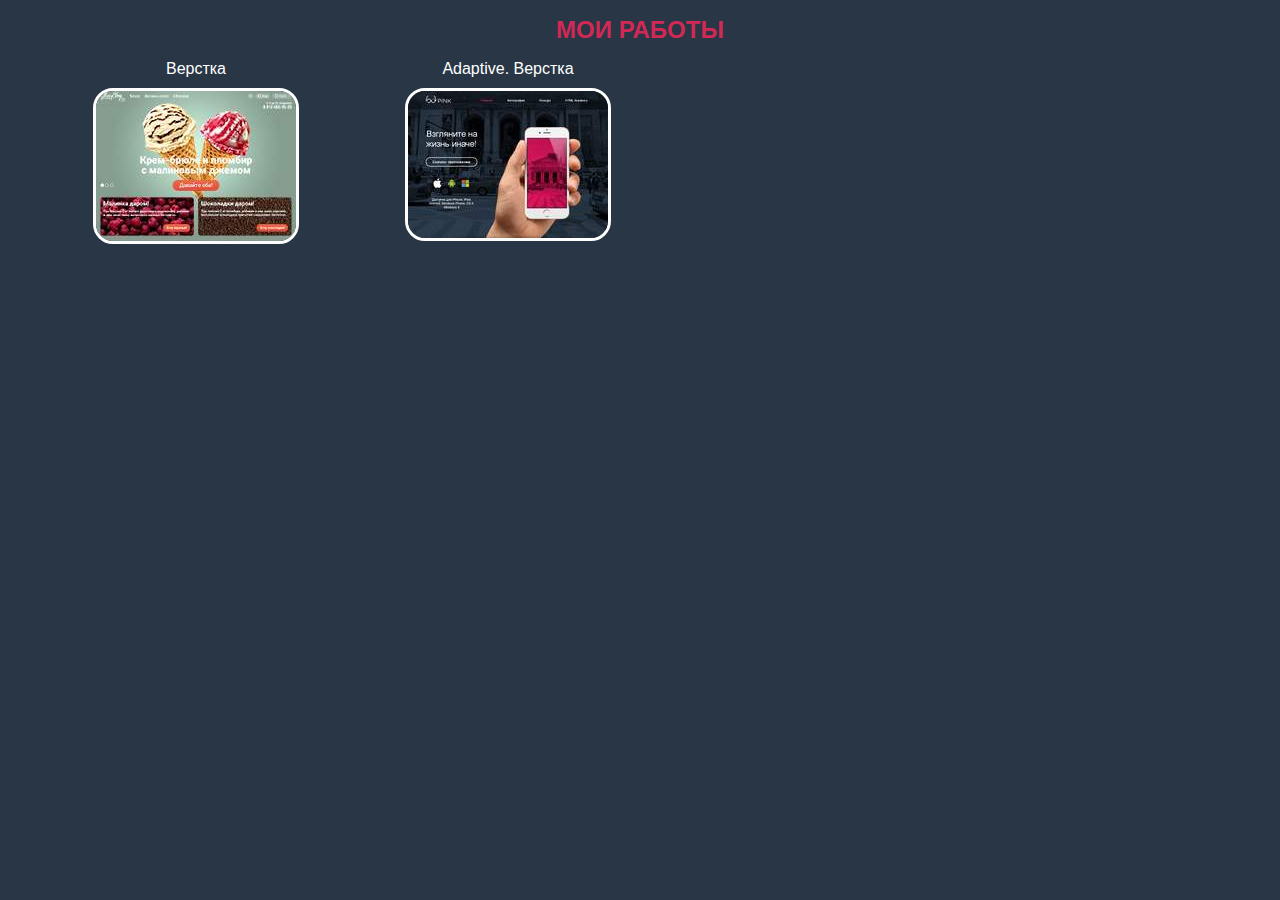
<file: index.html>
<!DOCTYPE html>
<html lang="ru">
	<head>
		<meta charset="utf-8">
		<title>AllKrain</title>
		<link rel="stylesheet" href="css/normalize.css">
		<link rel="stylesheet" href="css/style.css">
	</head>
	<body>
		<main>
			<div class="projects">
				<h1>Мои работы</h1>
				<ul class="projects__list">
					<li class="projects__item">
					    <span class="projects__type">Верстка</span>		
						<a href="gllacy/index.html">						    
							<img src="img/gllacy_mini.jpg" alt="Глейси" width="200" height="150">
						</a>
					</li>
					<li class="projects__item">
					    <span class="projects__type">Adaptive. Верстка</span>
						<a href="pink/index.html">
							<img src="img/pink_mini.jpg" alt="Пинк" width="200" height="150">
						</a>
					</li>
				</ul>
			</div>
		</main>	
	</body>
</html>
</file>
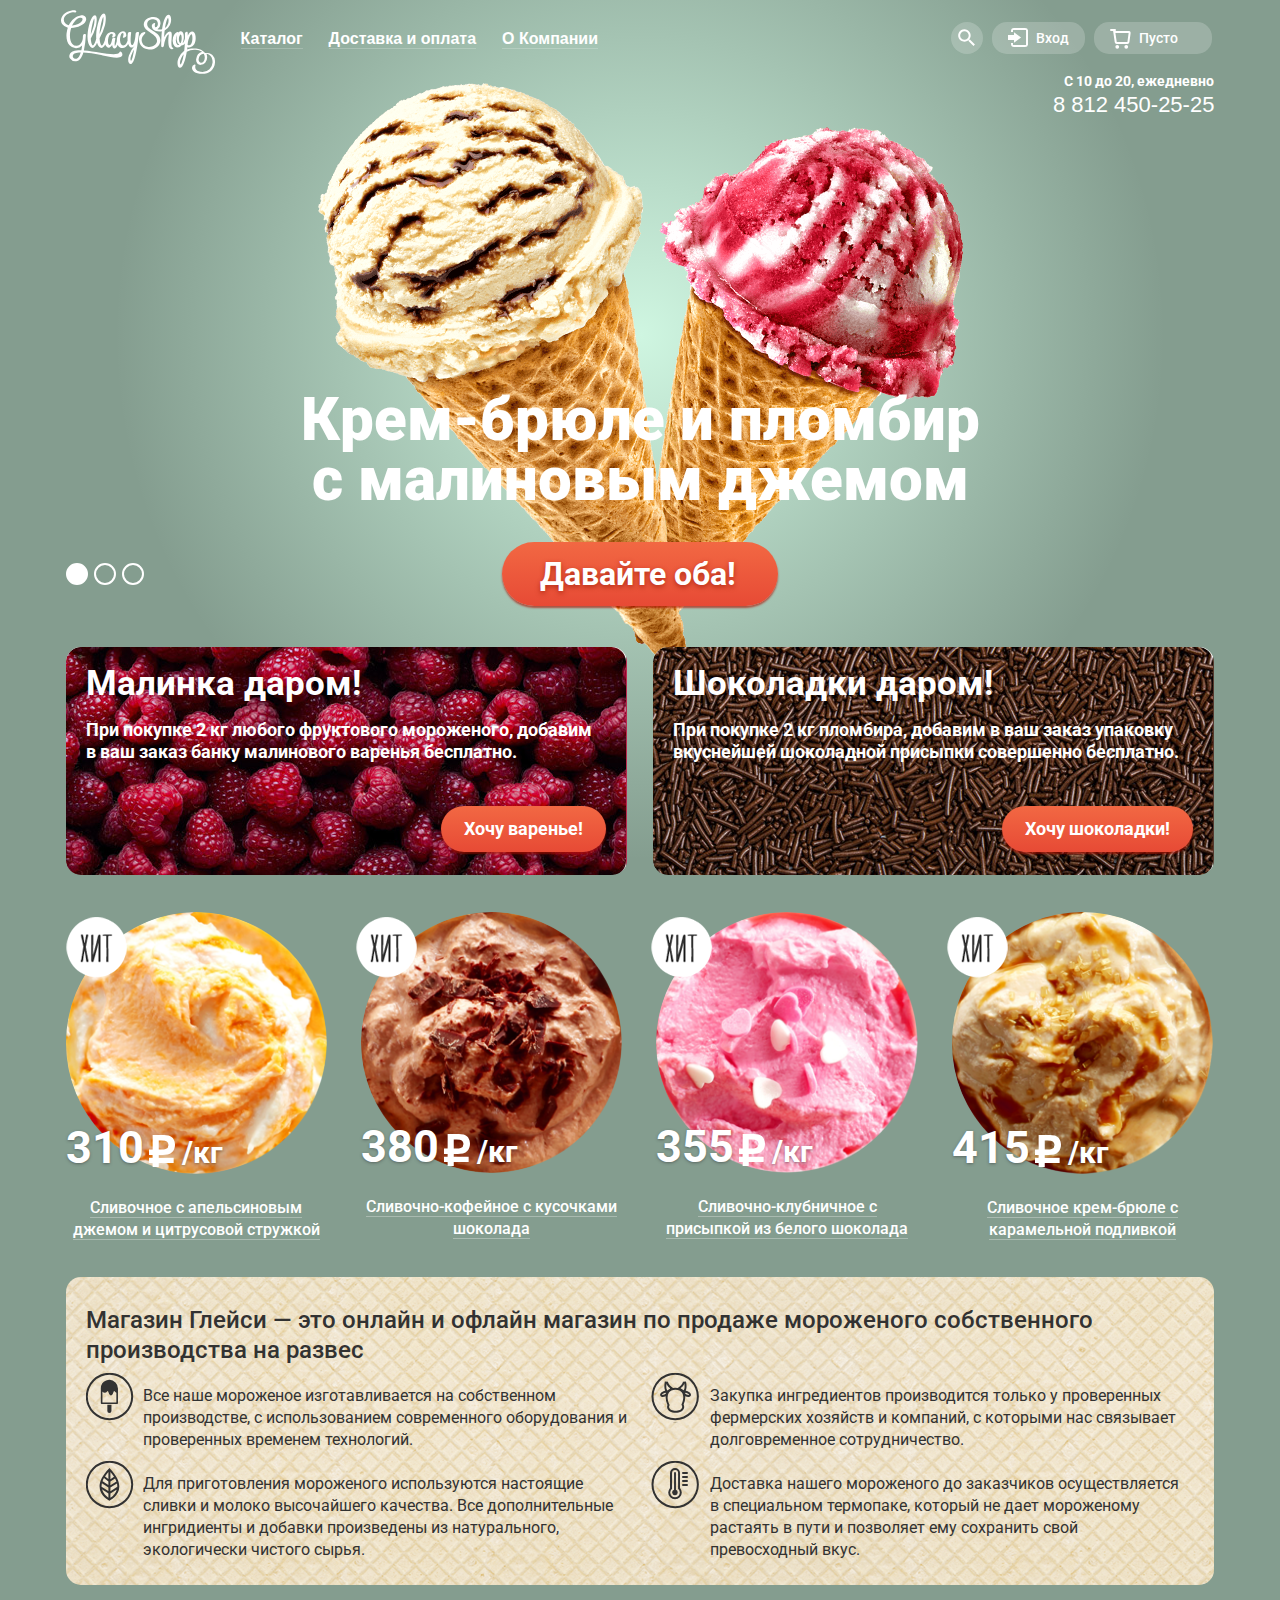
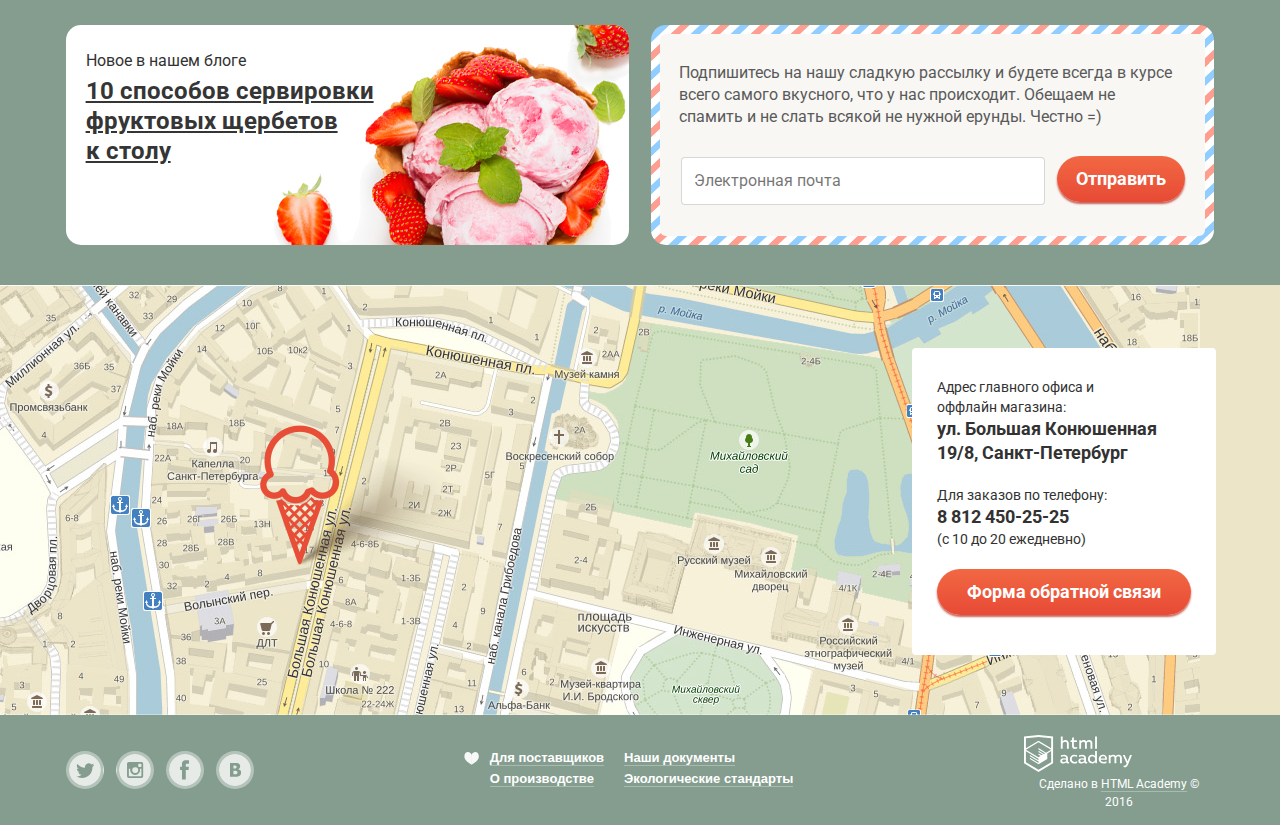
<file: gllacy/index.html>
<!DOCTYPE html>
<html lang="ru">
	<head>
		<meta charset="utf-8">
		<meta name="keywords" content="ice-cream, мороженое, Глейси, Gllacy">
		<meta name="description" content="Магазин Глейси - это онлайн и офлайн магазин по продаже мороженого собственного производства на развес">
		<title>HTML Academy: Глейси</title>
		<link rel="stylesheet" href="css/normalize.css">
		<link href='https://fonts.googleapis.com/css?family=Roboto:400,400italic,500,500italic,700,700italic,900,900italic&subset=latin,cyrillic' rel='stylesheet' type='text/css'>
		<link rel="stylesheet" href="css/style.min.css">
    </head>
    <body>
		<header class="main-header">
			<div class="centering-container">	
				<div class="work-information">
					<p>
						C 10 до 20, ежедневно<br>
						<span>8 812 450-25-25</span>
					</p>
				</div>	
				<div class="logo">
					<a>
						<img src="img/logo.svg" alt="Gllacy Shop" width="154" height="64">
					</a>
				</div>
				<nav class="main-menu">
					<ul>
						<li class="main-menu-item"><a href="#">Каталог</a>
							<ul class="submenu">
								<li><a href="catalog.html"><b>Новинки</b></a></li>
								<li><a href="catalog.html">Сливочное</a></li>
								<li><a href="#">Щербеты</a></li>
								<li><a href="#">Фруктовый лед</a></li>
								<li><a href="#">Мелорин</a></li>
							</ul>
						</li>
						<li class="main-menu-item"><a href="#">Доставка и оплата</a></li>
						<li class="main-menu-item"><a href="#">О Компании</a></li>
					</ul>
				</nav>
				<div class="user-block">
					<div class="lg-btn search">
						<a class="" href=#>Поиск</a>
						<div class="search-form">
							<form action="#" method="get">
								<input type="search" name="search-field" placeholder="Что ищем?">
							</form>
						</div>
					</div>
					<div class="lg-btn login">
						<a class="" href=#>Вход</a>
						<div class="login-form">
							<form class="clearfix" action="#" method="post">
								<input type="text" name="login-email" placeholder="Электронная почта">
								<input type="password" name="password" placeholder="Пароль">
								<input class="btn login-btn" type="submit" value="Войти">
								<p>
									<a href=#>Забыли пароль?</a><br>
									<a href=#>Новая регистрация?</a>
								</p>
							</form>
						</div>
					</div>
					<div class="lg-btn basket">
						<a class=""  href=# data-title="Корзина">Пусто</a>
						<div class="basket-content">
						</div>
					</div>	
				</div>
			</div>	
		</header>
		<main>
			<div class="centering-container">
				<div class="slider-block">
					<input id="slide1" type="radio" name="slide-switch" value="1" checked>
					<input id="slide2" type="radio" name="slide-switch" value="2">
					<input id="slide3" type="radio" name="slide-switch" value="3">
					<div class="slider-switches">
						<label for="slide1" class="slide-switcher"></label>
						<label for="slide2" class="slide-switcher"></label>
						<label for="slide3" class="slide-switcher"></label>
					</div>
					<div class="slider">
						<div class="slide slide1-content">
							<p class="slider-slogan">
								Крем-брюле и пломбир с малиновым джемом
							</p>
							<button class="btn slider-btn">Давайте оба!</button>
						</div>
						<div class="slide slide2-content">
							<p class="slider-slogan">
								Шоколадный пломбир и лимонный сорбет 
							</p>
							<button class="btn slider-btn">Давайте оба!</button>
						</div>
						<div class="slide slide3-content">
							<p class="slider-slogan">
								Пломбир с помадкой и клубничный щербет
							</p>
							<button class="btn slider-btn">Давайте оба!</button>
						</div>
					</div>	
				</div>
				<section class="banner clearfix">
					<div class="banner-raspberry">
						<h1>Малинка даром!</h1>
						<p>
							При покупке 2 кг любого фруктового мороженого, добавим в ваш заказ банку малинового варенья бесплатно.
						</p>
						<a class="btn banner-btn" href=#>Хочу варенье!</a>
					</div>
					<div class="banner-chocko-powder">
						<h1>Шоколадки даром!</h1>
						<p>
							При покупке 2 кг пломбира, добавим в ваш заказ упаковку вкуснейшей шоколадной присыпки совершенно бесплатно.
						</p>
						<a class="btn banner-btn" href=#>Хочу шоколадки!</a>
					</div>
				</section>
				<ul class="leaders clearfix">
					<li class="product hit">
						<div class="product-wrapper">
							<div class="product-image creamy-orange">
								<img src="img/icecream_1_1200.png" alt="" width="267" height="267" >
								<span class="product-price">
									310<span class="rub-symbol">/кг</span>
								</span>
							</div>
							<span class="product-discribe">
								<a href="#">
									Сливочное с апельсиновым джемом и цитрусовой стружкой
								</a>
							</span>
							<a class="btn product-view-btn"  href="#">
								Быстрый просмотр
							</a>
						</div>
					</li>
					<li class="product hit">
						<div class="product-wrapper">
							<div class="product-image creamy-coffee">
								<img src="img/icecream_2_1200.png" alt="" width="267" height="267">
								<span class="product-price">
									380<span class="rub-symbol">/кг</span>
								</span>
							</div>
							<span class="product-discribe">
								<a href="#">
									Сливочно-кофейное с кусочками шоколада
								</a>
							</span>
							<a class="btn product-view-btn"  href="#">
								Быстрый просмотр
							</a>
						</div>	
					</li>
					<li class="product hit">
						<div class="product-wrapper">
							<div class="product-image creamy-strawberry">
								<img src="img/icecream_3_1200.png" alt="" width="267" height="267">
								<span class="product-price">
									355<span class="rub-symbol">/кг</span>
								</span>
							</div>
							<span class="product-discribe">
								<a href="#">
									Сливочно-клубничное с присыпкой из белого шоколада
								</a>
							</span>
							<a class="btn product-view-btn"  href="#">
								Быстрый просмотр
							</a>
						</div>
					</li>
					<li class="product hit">
						<div class="product-wrapper">
							<div class="product-image creamy-caramel">
								<img src="img/icecream_4_1200.png" alt="" width="267" height="267">
								<span class="product-price">415<span class="rub-symbol">/кг</span>
								</span>
							</div>
							<span class="product-discribe">
								<a href="#">
									Сливочное крем-брюле с карамельной подливкой
								</a>
							</span>
							<a class="btn product-view-btn"  href="#">
								Быстрый просмотр
							</a>
						</div>
					</li>
				</ul>
				<section class="aboutus clearfix">
					<h2>
						Магазин Глейси  — это онлайн и офлайн магазин по продаже мороженого собственного производства на развес
					</h2>
					<p class="icecream">
						Все наше мороженое изготавливается на собственном производстве, с использованием современного оборудования и проверенных временем технологий.
					</p>
					<p class="source">
						Закупка ингредиентов  производится только у проверенных фермерских хозяйств и компаний, с которыми нас связывает долговременное сотрудничество.
					</p>
					<p class="material">
						Для приготовления мороженого используются настоящие сливки и молоко высочайшего качества. Все дополнительные ингридиенты и добавки произведены из натурального, экологически чистого сырья.
					</p>
					<p class="delivery">
						Доставка нашего мороженого до заказчиков осуществляется в специальном термопаке, который не дает мороженому растаять в пути и позволяет ему сохранить свой превосходный вкус.
					</p>
				</section>
				<section class="information">
					<div class="blognews">
						<p>
							<span>
								Новое в нашем блоге
							</span>	
							<a class="blognews-ref" href="#">
								10  способов сервировки<br> фруктовых щербетов<br> к столу</a>
						</p>
					</div>
					<div class="mailing">
						<p>
							Подпишитесь на нашу сладкую рассылку и будете всегда в курсе всего самого вкусного, что у нас происходит. Обещаем не спамить и не слать всякой не нужной ерунды. Честно =)
						</p>
						<form class="mailing-form clearfix" action="#" method="get">
							<input type="email" name="email" placeholder="Электронная почта">
							<button class="btn mailing-btn" type="submit">Отправить</button> 
						</form>
					</div>
				</section>
			</div>	
			<section class="location">
				<div class="centering-container">
					<div class="contacts">
						<p>
							Адрес главного офиса и<br>
							оффлайн магазина:<br>
							<b>ул. Большая Конюшенная 19/8, Санкт-Петербург</b>
						</p>
						<p>
							Для заказов по телефону:<br>
							<b>8 812 450-25-25</b><br>
							(с 10 до 20 ежедневно)
						</p>
						<a class="btn feedback-btn" href="#">Форма обратной связи</a>
					</div>
				</div>	
				<div id="location-map" class="location-map"></div>
			</section>
		</main>
		<footer class="main-footer">
			<div class="centering-container">
				<div class="footer-social">
					<ul>
						<li><a class="social-btn social-twitter" href="http://twitter.com">Твиттер</a></li>
						<li><a class="social-btn social-instagram" href="http://www.instagram.com">Инстаграмм</a></li>
						<li><a class="social-btn social-fb" href="http://www.facebook.com">Фэйсбук</a></li>
						<li><a class="social-btn social-vk" href="http://vk.com">Вконтакте</a></li>
					</ul>
				</div>
				<div class="footer-copyright">
					<p>
						Сделано в <a href="http://www.htmlacademy.ru">HTML Academy</a> &copy; 2016
					</p>
				</div>
				<nav class="footer-menu">
					<ul class="menu-inform">
						<li><a class="heart"  href="#"><b>Для поставщиков</b></a></li>
						<li><a href="#">О производстве</a></li>
					</ul>
					<ul class="menu-document">
						<li><a href="#">Наши документы</a></li>
						<li><a href="#">Экологические стандарты</a></li>
					</ul>
				</nav>
			</div>	
		</footer>
		<div class="feedback-form">
			<button class="close"></button>
			<h2>Мы обязательно вам ответим!</h2>
			<form action="#" method="post">
				<span class="placeholder name-placeholder" data-placeholder="Как вас зовут?"></span>
				<input id="feedback-name" class="feedback=field" type="text" name="name" placeholder="Как вас зовут?" required>	
				<span class="placeholder email-placeholder" data-placeholder="Ваша почта для ответа?"></span>
				<input id="feedback-email" class="feedback=field" type="email" name="email" placeholder="Ваша почта для ответа?" required>	
				<span class="placeholder message-placeholder" data-placeholder="Напишите что-нибудь..."></span>
				<textarea id="feedback-message" class="feedback=field" name="message" rows="5" placeholder="Напишите что-нибудь..."></textarea>
				<button class="btn feedback-submit-btn" type="submit">Отправить</button>
			</form>
		</div>
		<div class="overlay"></div>
		<script src="js/script.min.js"></script>
		<script type="text/javascript" charset="utf-8" async src="https://api-maps.yandex.ru/services/constructor/1.0/js/?sid=DxuEr6KorX9aXE-HA6lamG4KFwPJBpl7&id=location-map&lang=ru_RU&sourceType=constructor&scroll=true"></script>
	</body>
</html>
</file>
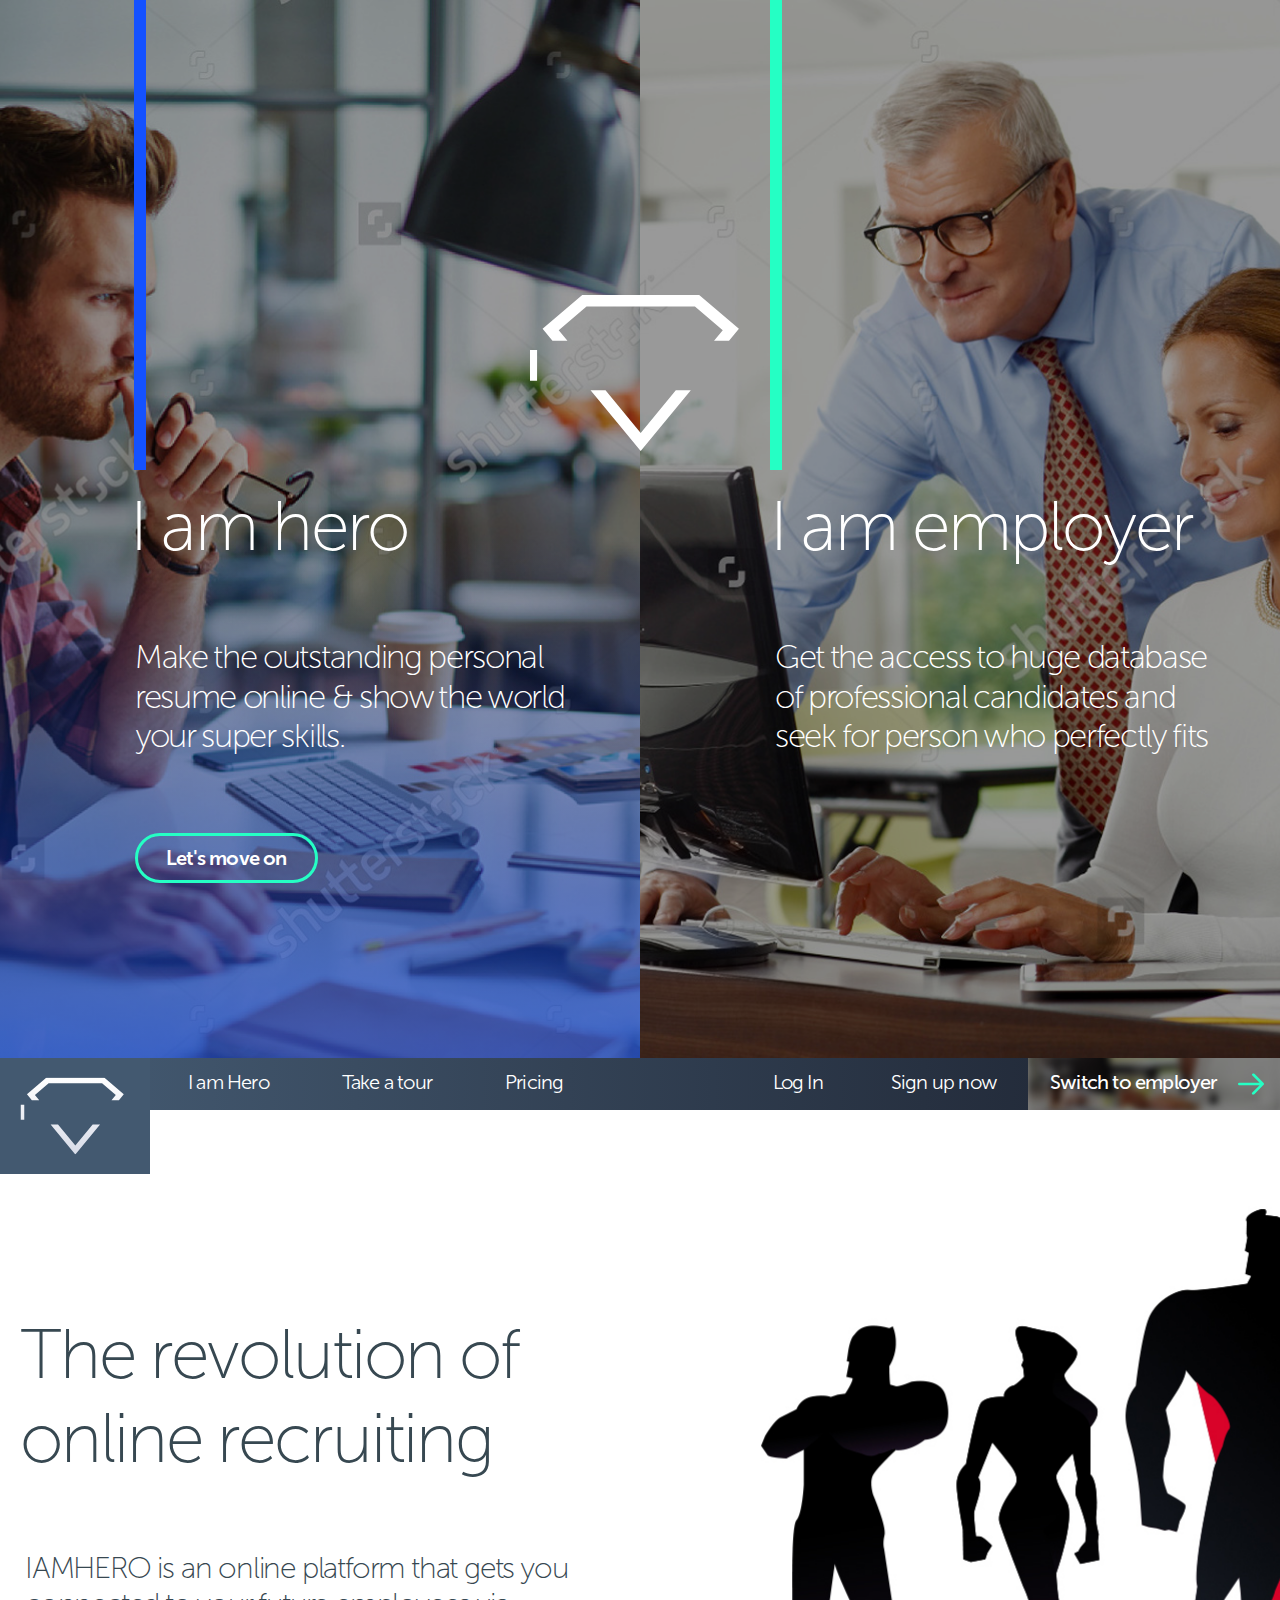
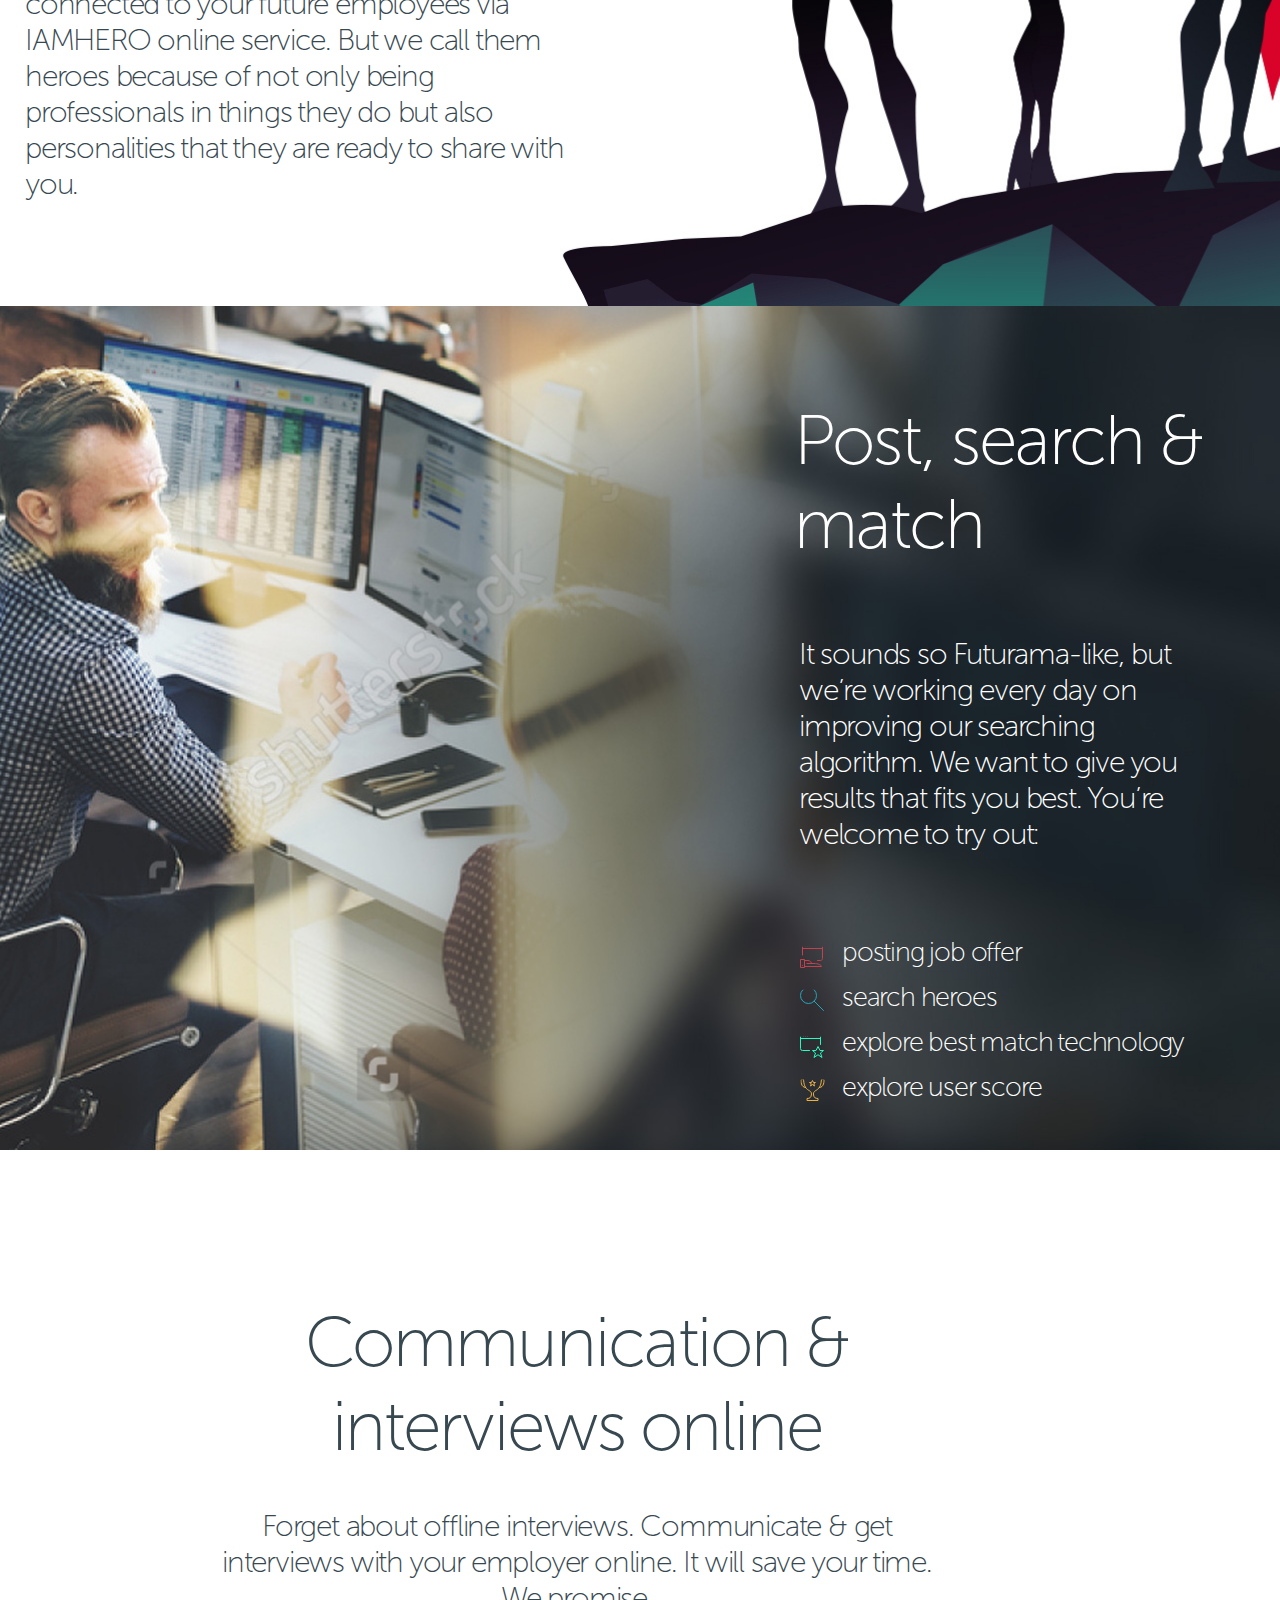
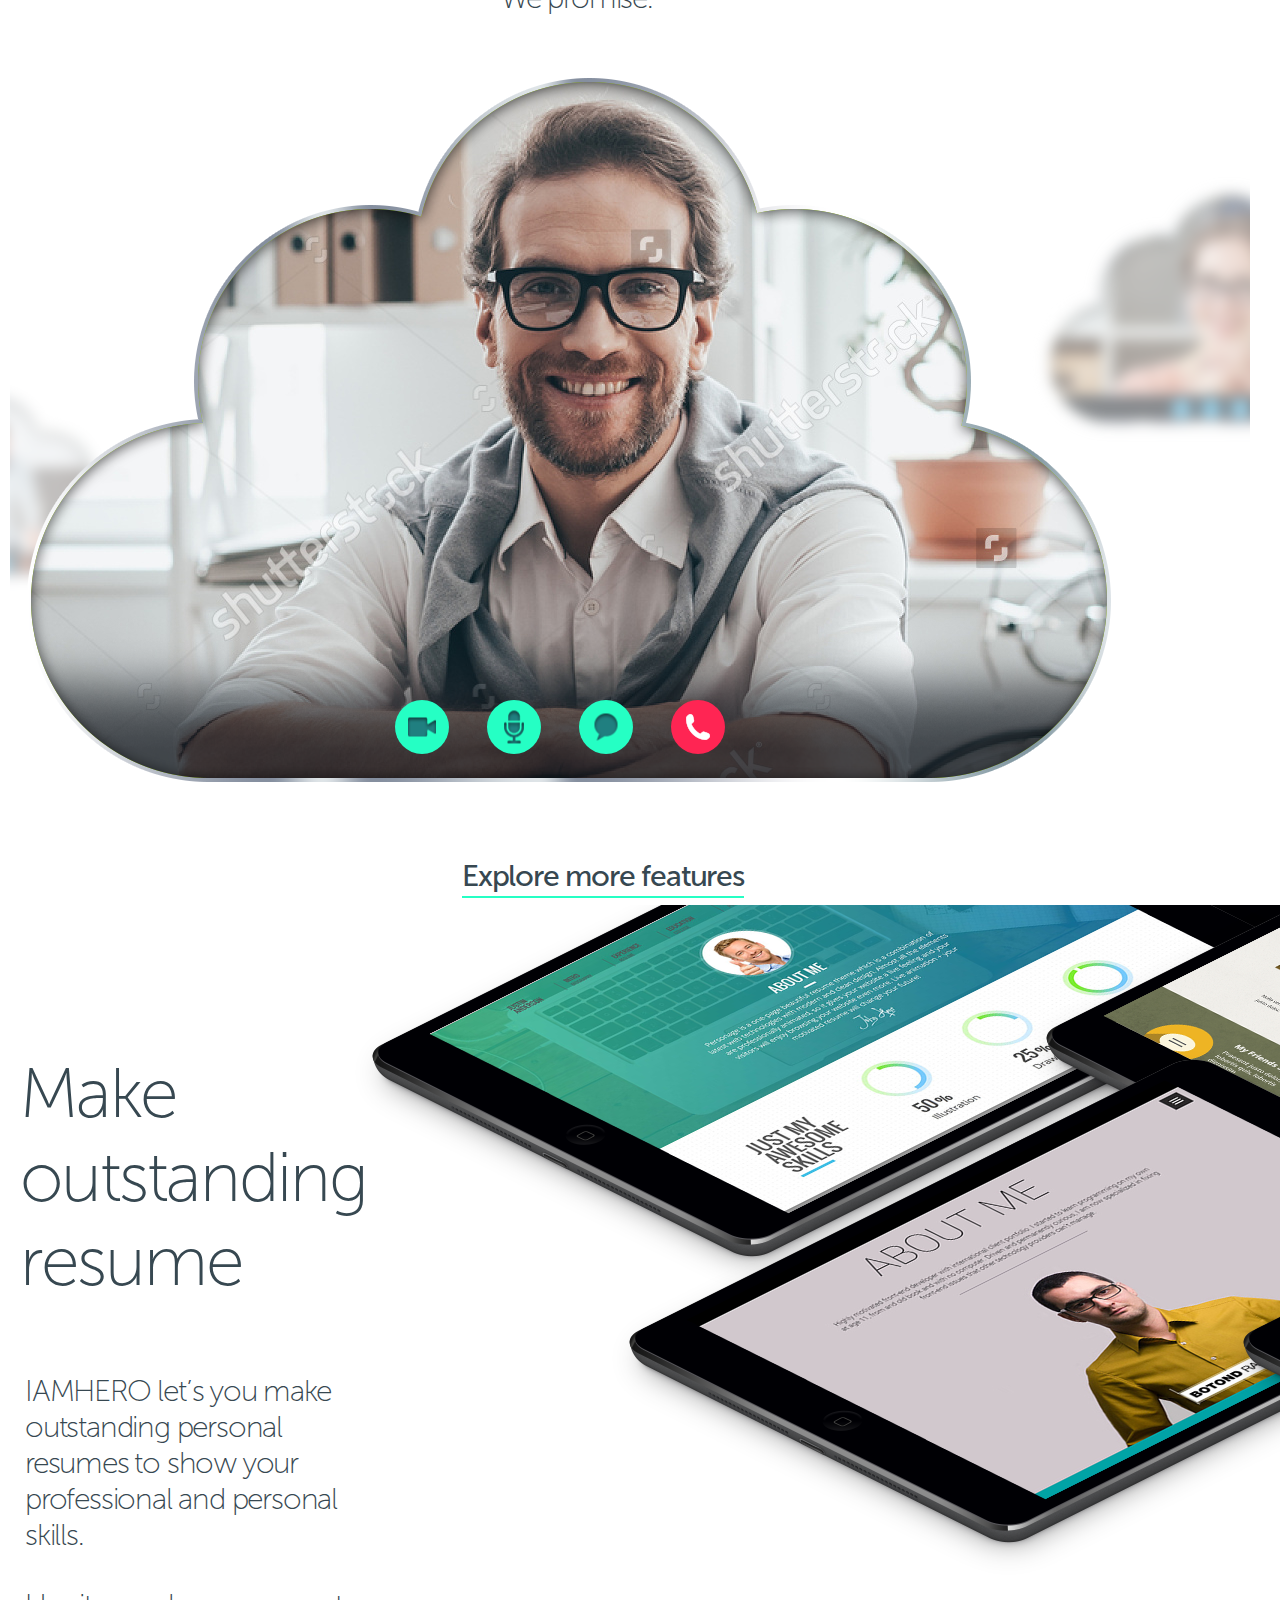
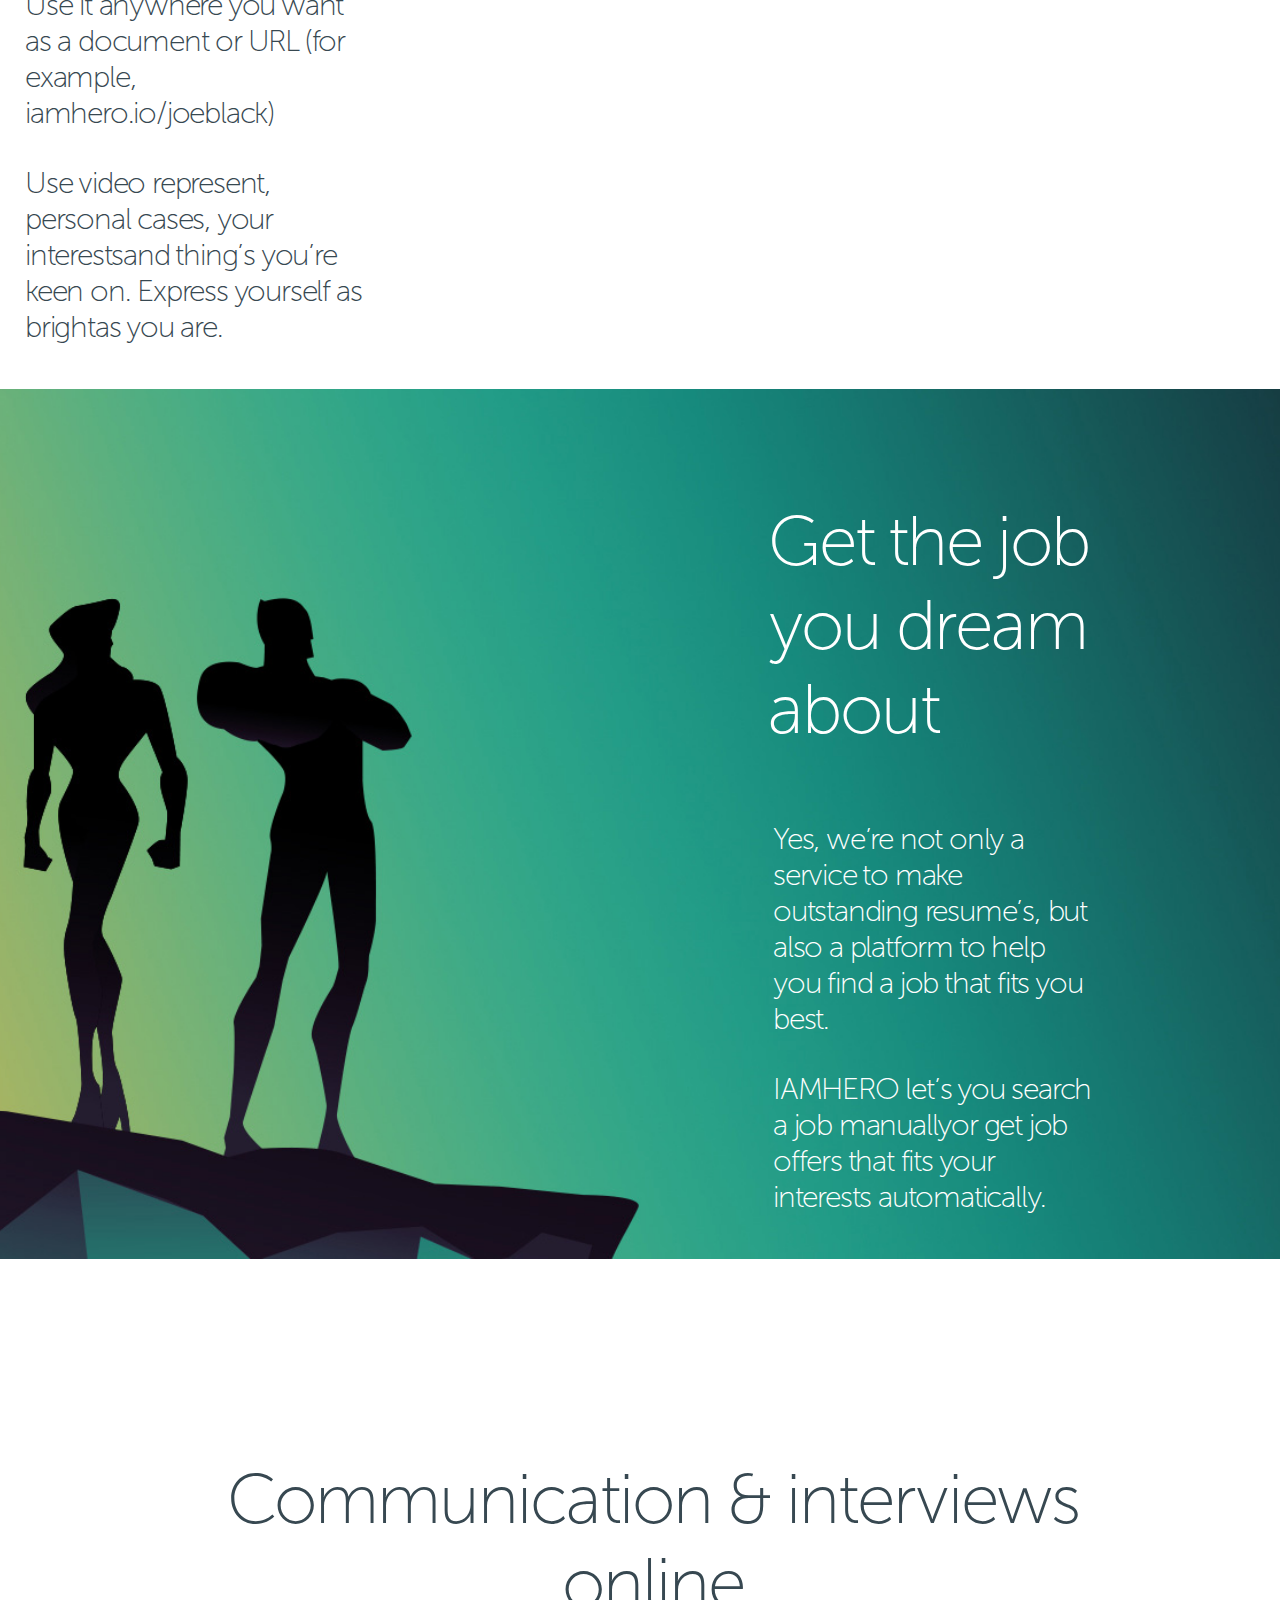
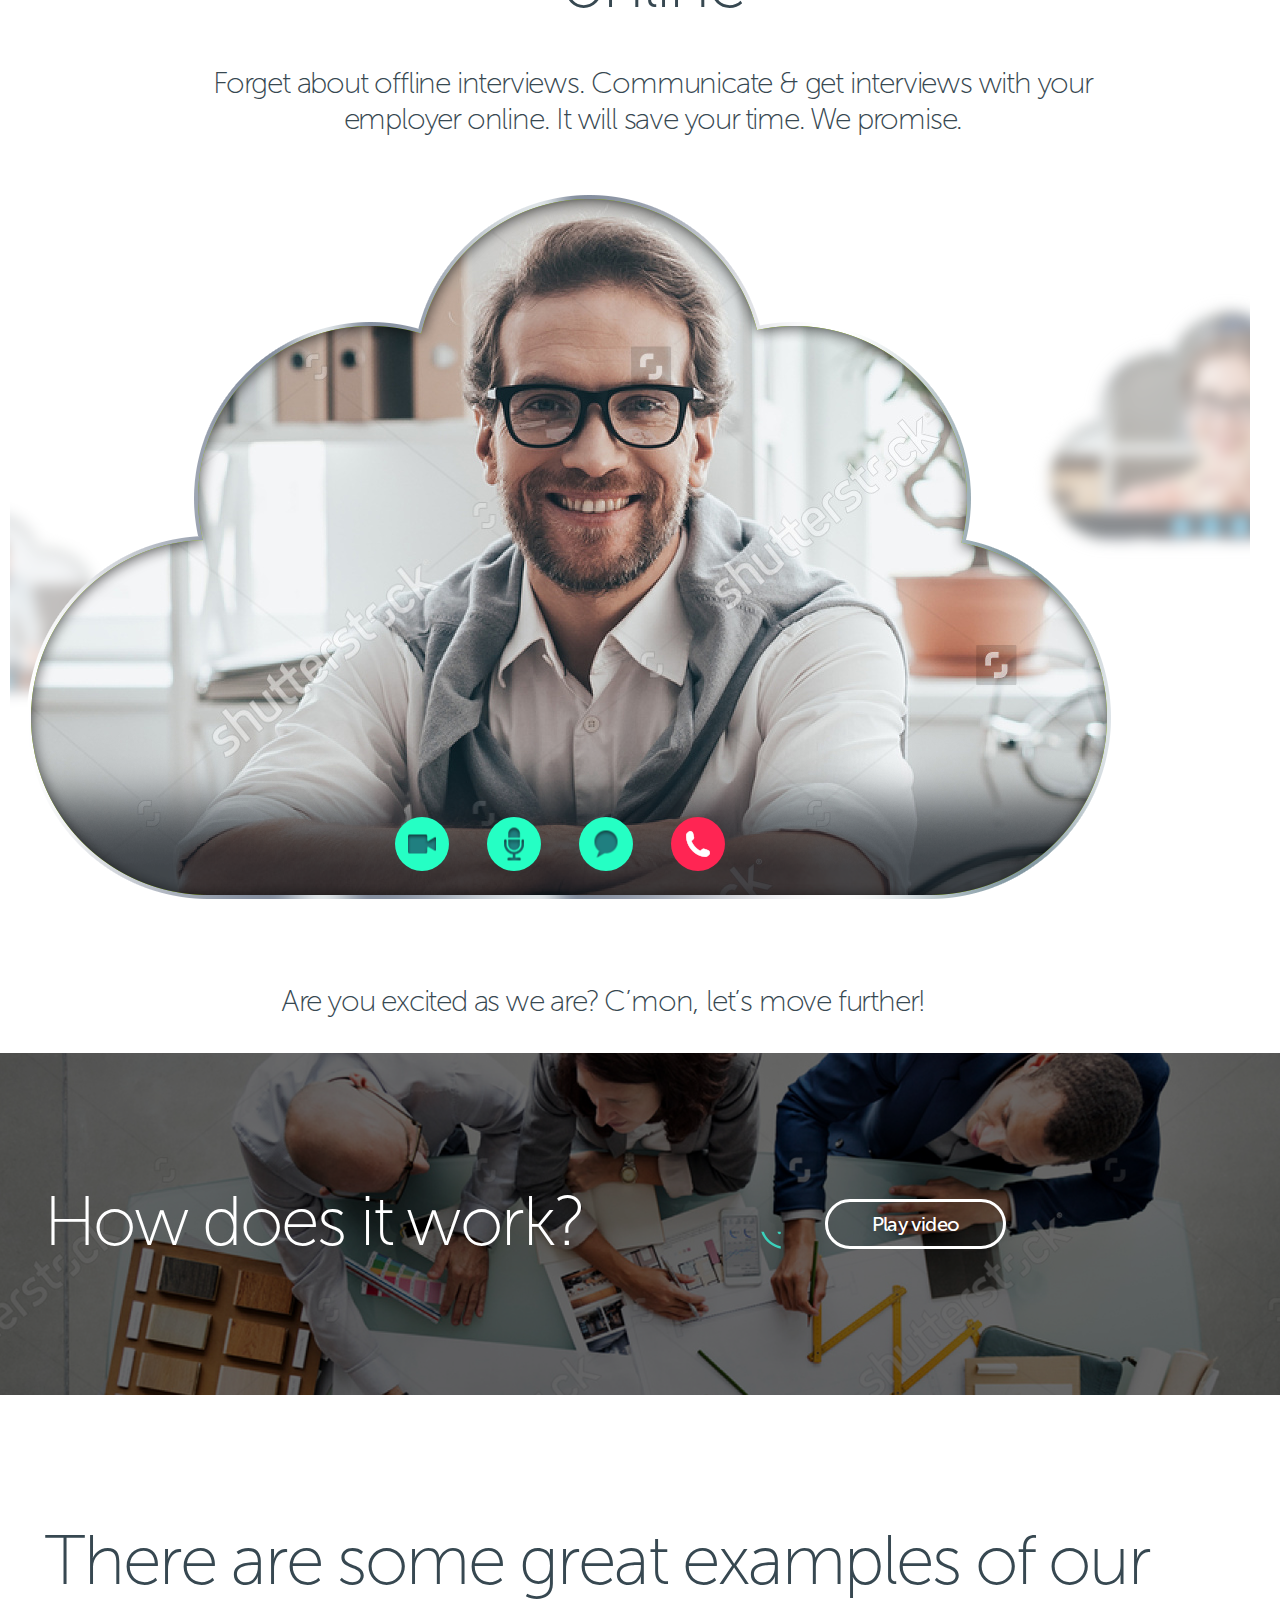
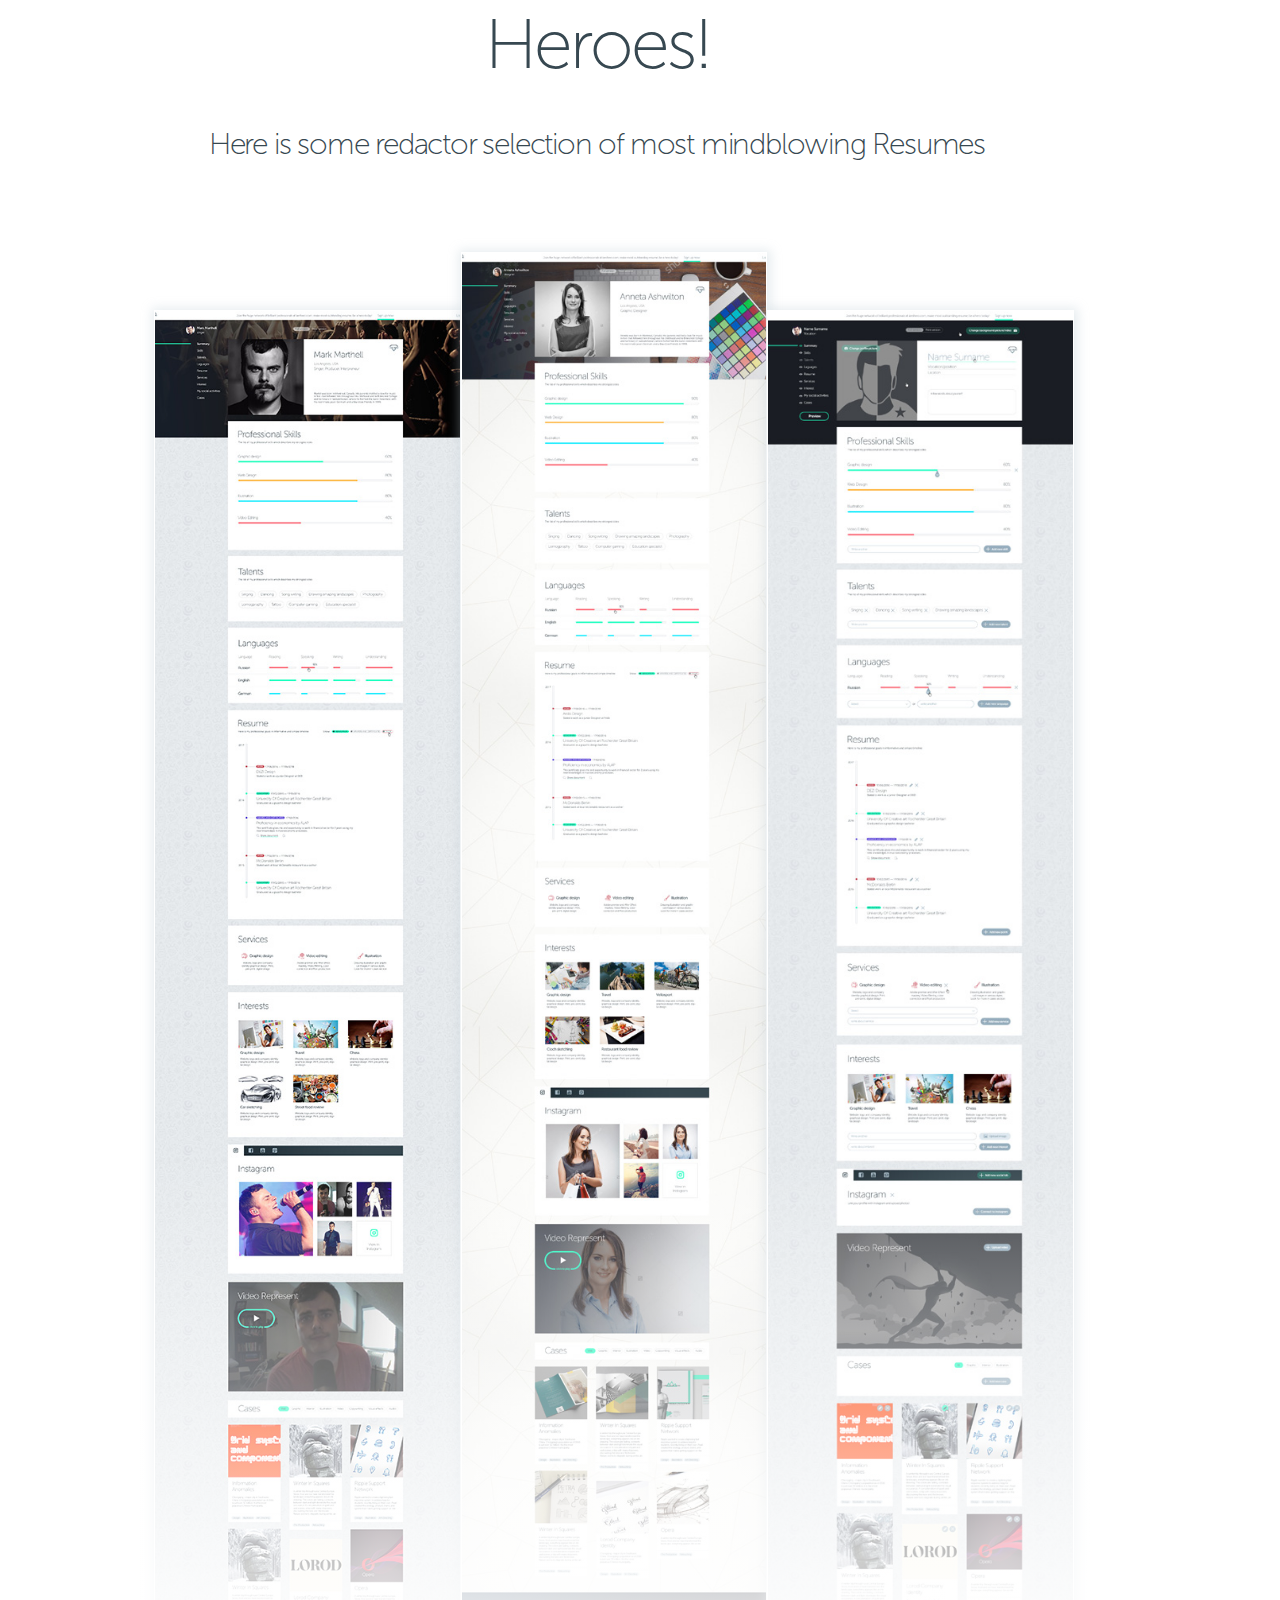
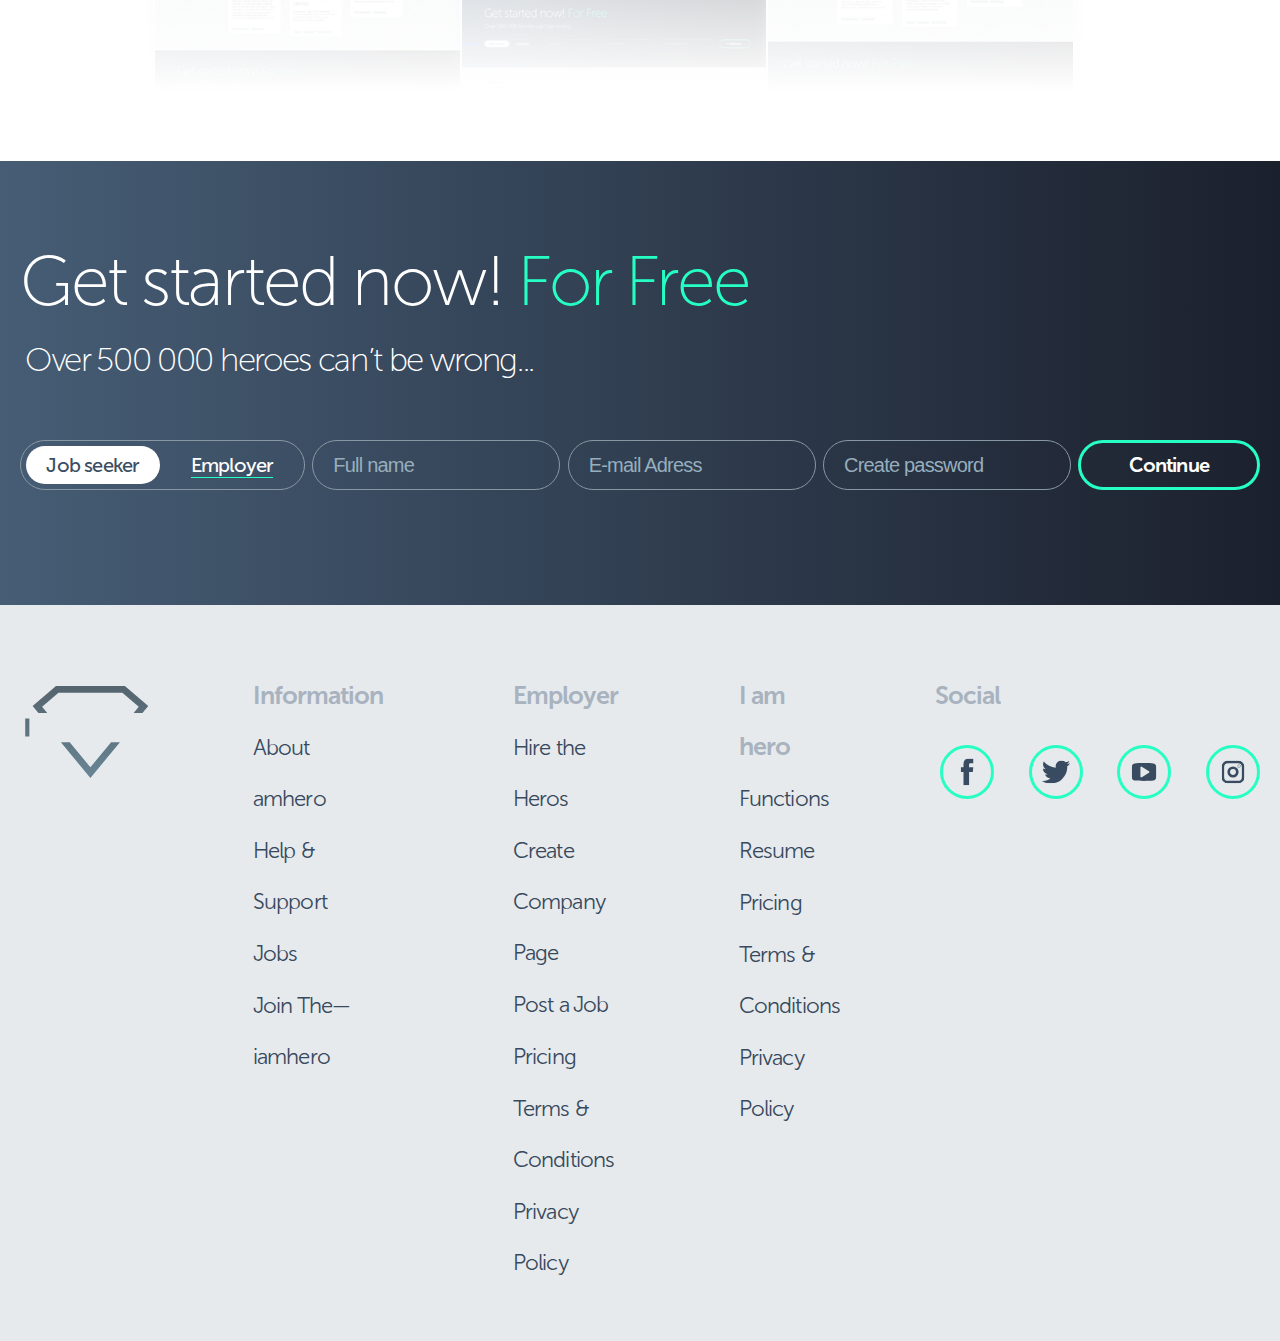
<file: iamhero/index.html>
<!DOCTYPE html>
<html lang="en">
<head>
  <meta charset="utf-8">
  <meta name="viewport" content="width=device-width, initial-scale=1.0">
  <meta http-equiv="Content-type" content="text/html; utf-8">
  <meta http-equiv="Content-language" content="en-EN">
  <meta name="description" content="{description}">
  <meta name="keywords" content="{keywords}">
  <title>I'm hero</title>
  <link rel="shortcut icon" href="favicon.ico" type="image/x-icon">
  <link rel="icon" href="favicon.ico" type="image/x-icon">
  <link rel="stylesheet" href="css/vendor/normalize.css">
  <link rel="stylesheet" href="css/style.min.css">
</head>


  <body class="page">
  <header class="page-header">
    <div class="page-header__lead lead">
      <div class="lead__item lead__item_hero">
        <div class="text-block text-block_light text-block_start lead__text">
          <h2 class="text-block__title text-block__title_mainpage">
            I am hero
          </h2>
          <div class="text-block__content text-block__content_huger">
            <p>
              Make the outstanding personal resume online &amp; show the world your super skills.
            </p>
          </div>
        </div>
        <a href="#" class="lead__btn btn btn_light">Let's move on</a>
        <div class="lead__bg lead__bg_hero">
          <div class="lead__bg-img lead__bg-img_hero">
            <img src="images/lead_hero.jpg" alt="">
          </div>
        </div>
      </div>
      <div class="lead__item lead__item_employer">
        <div class="text-block text-block_light text-block_start lead__text">
          <h2 class="text-block__title text-block__title_mainpage">
            I am employer
          </h2>
          <div class="text-block__content text-block__content_huger">
            <p>
              Get the access to huge database of professional candidates and seek for person who perfectly fits
            </p>
          </div>
        </div>
        <a href="#" class="lead__btn btn btn_light btn_white">Let's move on</a>
        <div class="lead__bg lead__bg_employer">
          <div class="lead__bg-img lead__bg-img_employer">
            <img src="images/lead_employer.jpg" alt="">
          </div>
        </div>
      </div>
      <a class="logo logo_lead lead__logo">
        <svg class="logo__img logo__img_lead">
          <use xlink:href="images/sprite.svg#logo"></use>
        </svg>
      </a>
    </div>
    <div class="page-header__wrapper">
      <a class="logo logo_header page-header__logo">
        <svg class="logo__img logo__img_header">
          <linearGradient id="header-logo-gradient" x2="0" y2="1">
            <stop offset="0%" stop-color="#fff"></stop>
            <stop offset="100%" stop-color="#d8dce8"></stop>
          </linearGradient>
          <use xlink:href="images/sprite.svg#logo"></use>
        </svg>
      </a>
      <nav class="page-header__menu main-menu">
        <button class="main-menu__burger" type="button">Menu <span class="main-menu__burger-item"></span></button>
        <ul class="main-menu__list">
          <li class="main-menu__item"><a href="#" class="main-menu__link">I am Hero</a></li>
          <li class="main-menu__item"><a href="tour.html" class="main-menu__link">Take a tour</a></li>
          <li class="main-menu__item"><a href="price.html" class="main-menu__link">Pricing</a></li>
        </ul>
      </nav>
      <div class="page-header__user-menu user-menu">
        <button class="user-menu__toggle" type="button">User menu
          <svg class="user-menu__icon">
            <use xlink:href="images/sprite.svg#user_menu"></use>
          </svg>
        </button>
        <ul class="user-menu__list">
          <li class="user-menu__item"><a href="#" class="user-menu__link">Log In</a></li>
          <li class="user-menu__item"><a href="#" class="user-menu__link">Sign up now</a></li>
        </ul>
        <a href="#" class="user-menu__switch-btn">
          <span>Switch to employer</span>
          <svg class="user-menu__arrow">
            <use xlink:href="images/sprite.svg#arrow"></use>
          </svg>
        </a>
      </div>
    </div>
  </header>

  <!-- Employer block begin -->
  <section class="page-section page-section_start we-for-employer">
    <div class="container page-section__container we-for-employer__container">
      <div class="text-block text-block_dark text-block_start we-for-employer__text">
        <h2 class="text-block__title text-block__title_mainpage">The revolution of online recruiting</h2>
        <div class="text-block__content text-block__content_huge">
          <p>
            IAMHERO is an online platform that gets you connected to your future employees via IAMHERO online service. But we call them heroes because of not only being professionals in things they do but also personalities that they are ready to share with you.
          </p>
        </div>
      </div>
    </div>
    <div class="page-section__bg-img"><img src="images/we_for_employer_bg.jpg" alt=""></div>
  </section>

  <section class="page-section page-section_end employer-work">
    <div class="container page-section__container employer-work__container">
      <div class="text-block text-block_light text-block_start employer-work__text">
        <h2 class="text-block__title text-block__title_mainpage">
          Post, search &amp; match
        </h2>
        <div class="text-block__content text-block__content_huge">
          <p>
            It sounds so Futurama-like, but we’re working every day on improving our searching algorithm.
            We want to give you results that fits you best. You’re welcome to try out:
          </p>
          <ul class="text-block__list employer-work__list">
            <li class="text-block__item employer-work__item">
              <svg class="employer-work__icon employer-work__icon_posting">
                <use xlink:href="images/sprite.svg#icon_posting"></use>
              </svg>
              posting job offer
            </li>
            <li class="text-block__item employer-work__item">
              <svg class="employer-work__icon employer-work__icon_search">
                <use xlink:href="images/sprite.svg#icon_search"></use>
              </svg>
              search heroes
            </li>
            <li class="text-block__item employer-work__item">
              <svg class="employer-work__icon employer-work__icon_explore">
                <use xlink:href="images/sprite.svg#icon_explore"></use>
              </svg>
              explore best match technology
            </li>
            <li class="text-block__item employer-work__item">
              <svg class="employer-work__icon employer-work__icon_score">
                <use xlink:href="images/sprite.svg#icon_score"></use>
              </svg>
              explore user score
            </li>
          </ul>
        </div>
      </div>
    </div>
    <div class="page-section__bg-img"><img src="images/employer_work_bg.jpg" alt=""></div>
  </section>

  <section class="page-section page-section_centered communication">
    <div class="container page-section__container communication__container">
      <div class="text-block text-block_dark text-block_centered communication__text-top">
        <h2 class="text-block__title text-block__title_mainpage">
          Communication &amp; interviews online
        </h2>
        <div class="text-block__content text-block__content_huge">
          <p>
            Forget about offline interviews. Communicate &amp; get interviews  with your employer online.
            It will save your time. We promise.
          </p>
        </div>
      </div>
      <div class="communication__images">
        <div class="communication__img">
          <img src="images/communication.png" alt="">
        </div>
        <ul class="communication__list">
          <li class="communication__item communication__item_video">Video chat</li>
          <li class="communication__item communication__item_voice">Voice chat</li>
          <li class="communication__item communication__item_text">Text chat</li>
          <li class="communication__item communication__item_call">Call</li>
        </ul>
      </div>
      <div class="text-block text-block_dark text-block_centered communication__text-bottom">
        <div class="text-block__content text-block__content_huge">
          <a href="" class="text-block__link">Explore more features</a>
        </div>
      </div>
    </div>
  </section>
  <!-- Employer block end -->

  <!-- Job seeker block begin -->
  <section class="page-section page-section_start we-for-hero">
    <div class="container page-section__container we-for-hero__container">
      <div class="text-block text-block_dark text-block_start we-for-hero__text">
        <h2 class="text-block__title text-block__title_mainpage">Make outstanding resume</h2>
        <div class="text-block__content text-block__content_huge">
          <p>
            IAMHERO let’s you make outstanding personal resumes to show your professional and personal skills.
          </p>
          <p>
            Use it anywhere you want as a document or URL (for example, iamhero.io/joeblack)
          </p>
          <p>
            Use video represent, personal cases, your interestsand thing’s you’re keen on. Express yourself as brightas you are.
          </p>
        </div>
      </div>
      <div class="page-section__img we-for-hero__collage">
        <div class="we-for-hero__collage-item"><img src="images/hero_collage_2.png" alt=""></div>
        <div class="we-for-hero__collage-item"><img src="images/hero_collage_1.png" alt=""></div>
        <div class="we-for-hero__collage-item"><img src="images/hero_collage_3.png" alt=""></div>
        <div class="we-for-hero__collage-item"><img src="images/hero_collage_2.png" alt=""></div>
        <div class="we-for-hero__collage-item"><img src="images/hero_collage_4.png" alt=""></div>
      </div>
    </div>
  </section>

  <section class="page-section page-section_end hero-work">
    <div class="container page-section__container hero-work__container">
      <div class="text-block text-block_light text-block_start hero-work__text">
        <h2 class="text-block__title text-block__title_mainpage">Get the job you dream about</h2>
        <div class="text-block__content text-block__content_huge">
          <p>
            Yes, we’re not only a service to make outstanding resume’s, but also a platform to help you find a job that fits you best.
          </p>
          <p>
            IAMHERO let’s you search a job manuallyor get job offers that fits your interests automatically.
          </p>
        </div>
      </div>
    </div>
    <div class="page-section__bg-img"><img src="images/hero_work_bg.jpg" alt=""></div>
  </section>

  <section class="page-section page-section_centered communication communication_hero">
    <div class="container page-section__container communication__container">
      <div class="text-block text-block_dark text-block_centered communication__text-top">
        <h2 class="text-block__title text-block__title_mainpage">
          Communication &amp; interviews online
        </h2>
        <div class="text-block__content text-block__content_huge">
          <p>
            Forget about offline interviews. Communicate &amp; get interviews  with your employer online.
            It will save your time. We promise.
          </p>
        </div>
      </div>
      <div class="communication__images">
        <div class="communication__img">
          <img src="images/communication.png" alt="">
        </div>
        <ul class="communication__list">
          <li class="communication__item communication__item_video">Video chat</li>
          <li class="communication__item communication__item_voice">Voice chat</li>
          <li class="communication__item communication__item_text">Text chat</li>
          <li class="communication__item communication__item_call">Call</li>
        </ul>
      </div>
      <div class="text-block text-block_dark text-block_centered communication__text-bottom">
        <div class="text-block__content text-block__content_huge">
          <p>Are you excited as we are? C’mon, let’s move further!</p>
        </div>
      </div>
    </div>
  </section>
  <!-- Job seeker block end -->

  <section class="page-section intro-video">
    <div class="container page-section__container intro-video__container">
      <div class="intro-video__item intro-video__item_text">
        <div class="text-block text-block_start text-block_light intro-video__text">
          <h2 class="text-block__title text-block__title_mainpage">How does it work?</h2>
        </div>
      </div>
      <div class="intro-video__item intro-video__item_play">
        <div class="intro-video__playblock">
          <svg class="intro-video__play-btn">
            <use xlink:href="images/sprite.svg#icon_play_btn"></use>
          </svg>
          <button class="intro-video__btn btn btn_light btn_white btn_fw500 btn_wide">Play video</button>
        </div>
      </div>
    </div>
    <div class="page-section__bg-img intro-video__bg-img"><img src="images/intro_video_bg.jpg" alt=""></div>
  </section>

  <section class="page-section page-section_centered resume-examples">
    <div class="container page-section__container resume-examples__container">
      <div class="text-block text-block_centered resume-examples__text">
        <h2 class="text-block__title text-block__title_mainpage">There are some great examples of our Heroes!</h2>
        <div class="text-block__content text-block__content_huge">
          <p>Here is some redactor selection of most mindblowing Resumes</p>
        </div>
      </div>
      <div class="resume-examples__images">
        <div class="resume-examples__img"><img src="images/resume_example_1.jpg" alt=""></div>
        <div class="resume-examples__img"><img src="images/resume_example_2.jpg" alt=""></div>
        <div class="resume-examples__img"><img src="images/resume_example_3.jpg" alt=""></div>
      </div>
    </div>
  </section>
  <form action="" class="form form_light form_prereg" id="preregistration-from">
    <div class="form__container container">
      <div class="text-block text-block_light text-block_start form__text">
        <h2 class="text-block__title text-block__title_mainpage">
          Get started now! <i>For Free</i>
        </h2>
        <div class="text-block__content text-block__content_huger">
          <p>
            Over 500 000 heroes can’t be wrong...
          </p>
        </div>
      </div>
      <div class="form__content">
        <div class="form__radiofield switch">
          <div class="form__radio switch__item checked">
            <input type="radio" value="jobseeker" name="usertype" id="jobseeker" class="form__radioitem switch__radio" checked>
            <label class="form__radiolabel switch__label" for="jobseeker">
              Job seeker
            </label>
          </div>
          <div class="form__radio  switch__item">
            <input type="radio" value="employer" name="usertype" id="employee" class="form__radioitem switch__radio">
            <label class="form__radiolabel switch__label" for="employer">
              Employer
            </label>
          </div>
        </div>
        <label class="form__inputlabel" for="username">
          Full name
          <input type="text" name="username" id="username" placeholder="Full name">
        </label>
        <label class="form__inputlabel" for="email">
          E-mail Adress
          <input type="email" name="email" id="email" placeholder="E-mail Adress" required>
        </label>
        <label class="form__inputlabel" for="password">
          Create password
          <input type="password" name="password" id="password" placeholder="Create password" required>
        </label>
        <button class="form__submit btn btn_light btn_wider" type="submit">Continue</button>
      </div>
    </div>
  </form>

  <footer class="page-footer">
    <div class="page-footer__container container">
      <div class="page-footer__logo">
        <a href="index.html" class="logo logo_footer">
          <svg class="logo__img logo__img_footer">
            <linearGradient id="footer-logo-gradient" x2="0" y2="1">
              <stop offset="0%" stop-color="#55646e"></stop>
              <stop offset="100%" stop-color="#688595"></stop>
            </linearGradient>
            <use xlink:href="images/sprite.svg#logo"></use>
          </svg>
        </a>
      </div>
      <div class="page-footer__menu footer-menu page-footer__menu_info">
        <h4 class="footer-menu__title">Information</h4>
        <ul class="footer-menu__list">
          <li class="footer-menu__item">
            <a href="#">About amhero</a>
          </li>
          <li class="footer-menu__item">
            <a href="#">Help &amp; Support</a>
          </li>
          <li class="footer-menu__item">
            <a href="#">Jobs</a>
          </li>
          <li class="footer-menu__item">
            <a href="#">Join The—iamhero</a>
          </li>
        </ul>
      </div>
      <div class="page-footer__menu footer-menu page-footer__menu_employer">
        <h4 class="footer-menu__title">Employer</h4>
        <ul class="footer-menu__list">
          <li class="footer-menu__item">
            <a href="#">Hire the Heros</a>
          </li>
          <li class="footer-menu__item">
            <a href="#">Create Company Page</a>
          </li>
          <li class="footer-menu__item">
            <a href="#">Post a Job</a>
          </li>
          <li class="footer-menu__item">
            <a href="price.html">Pricing</a>
          </li>
          <li class="footer-menu__item">
            <a href="#">Terms &amp; Conditions</a>
          </li>
          <li class="footer-menu__item">
            <a href="#">Privacy Policy</a>
          </li>
        </ul>
      </div>
      <div class="page-footer__menu footer-menu page-footer__menu_hero">
        <h4 class="footer-menu__title">I am hero</h4>
        <ul class="footer-menu__list">
          <li class="footer-menu__item">
            <a href="#">Functions</a>
          </li>
          <li class="footer-menu__item">
            <a href="#">Resume</a>
          </li>
          <li class="footer-menu__item">
            <a href="price.html">Pricing</a>
          </li>
          <li class="footer-menu__item">
            <a href="#">Terms &amp; Conditions</a>
          </li>
          <li class="footer-menu__item">
            <a href="#">Privacy Policy</a>
          </li>
        </ul>
      </div>
      <div class="page-footer__menu footer-menu page-footer__menu_social">
        <h4 class="footer-menu__title">Social</h4>
        <ul class="footer-menu__list socials">
          <li class="footer-menu__item socials__item social">
            <a href="https://www.facebook.com" class="social__link">
              Facebook
              <svg class="social__img  social__img_facebook">
                <use xlink:href="images/sprite.svg#icon_facebook"></use>
              </svg>
            </a>
          </li>
          <li class="footer-menu__item socials__item social">
            <a href="https://www.twitter.com" class="social__link">
              Twitter
              <svg class="social__img social__img_twitter">
                <use xlink:href="images/sprite.svg#icon_twitter"></use>
              </svg>
            </a>
          </li>
          <li class="footer-menu__item socials__item social">
            <a href="https://www.youtube.com" class="social__link">
              Youtube
              <svg class="social__img social__img_youtube">
                <use xlink:href="images/sprite.svg#icon_youtube"></use>
              </svg>
            </a>
          </li>
          <li class="footer-menu__item socials__item social">
            <a href="https://www.instagram.com" class="social__link">
              Instagram
              <svg class="social__img social__img_instagram">
                <use xlink:href="images/sprite.svg#icon_instagram"></use>
              </svg>
            </a>
          </li>
        </ul>
      </div>
    </div>
  </footer>

  <script src="js/vendors/jquery.min.js"></script>

  <!--[if lt IE 9]><script src="http://ie7-js.googlecode.com/svn/version/2.1(beta4)/IE9.js"></script><![endif]-->
  <!--[if lt IE 9]><script src="http://html5shiv.googlecode.com/svn/trunk/html5.js"></script><![endif]-->

  <!--Поддержка svg-->
  <script src="js/vendors/svg4everybody.min.js"></script>

  <script src="js/main.min.js"></script>

  </body>
</html>
</file>
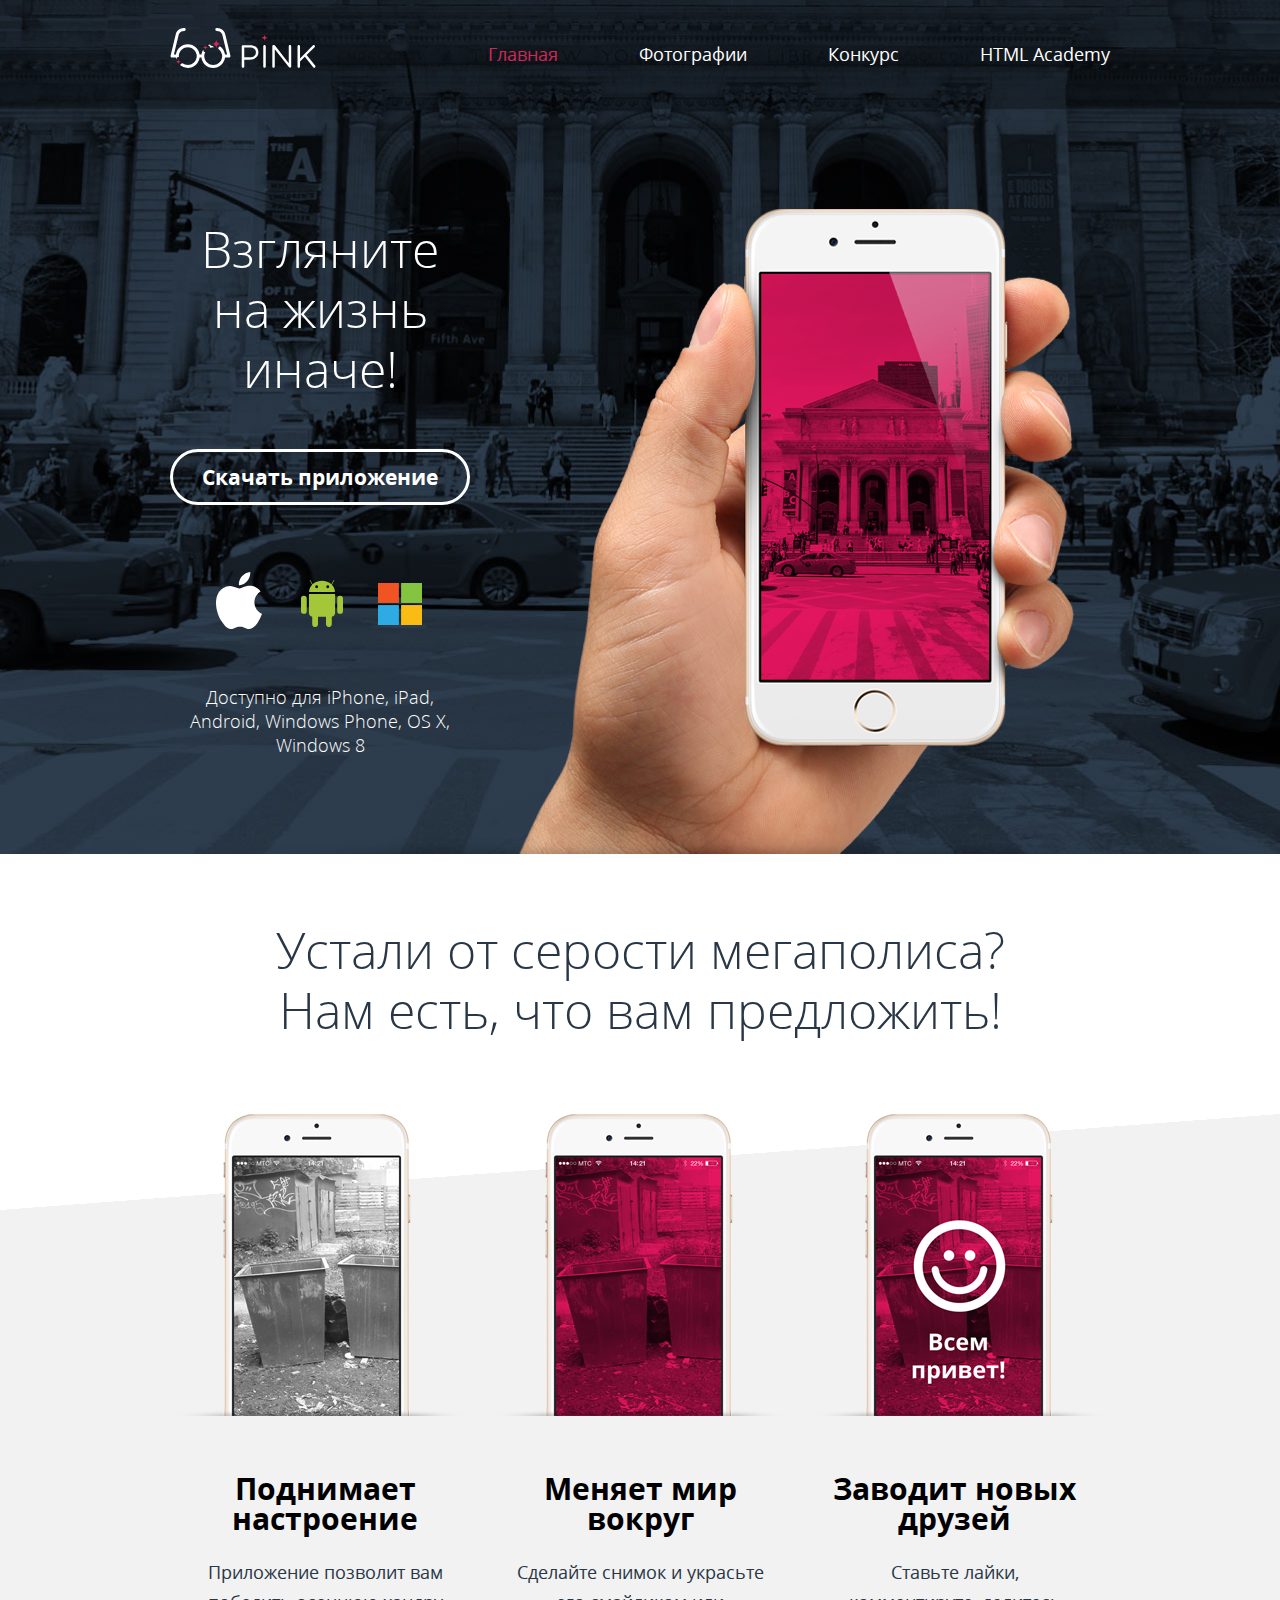
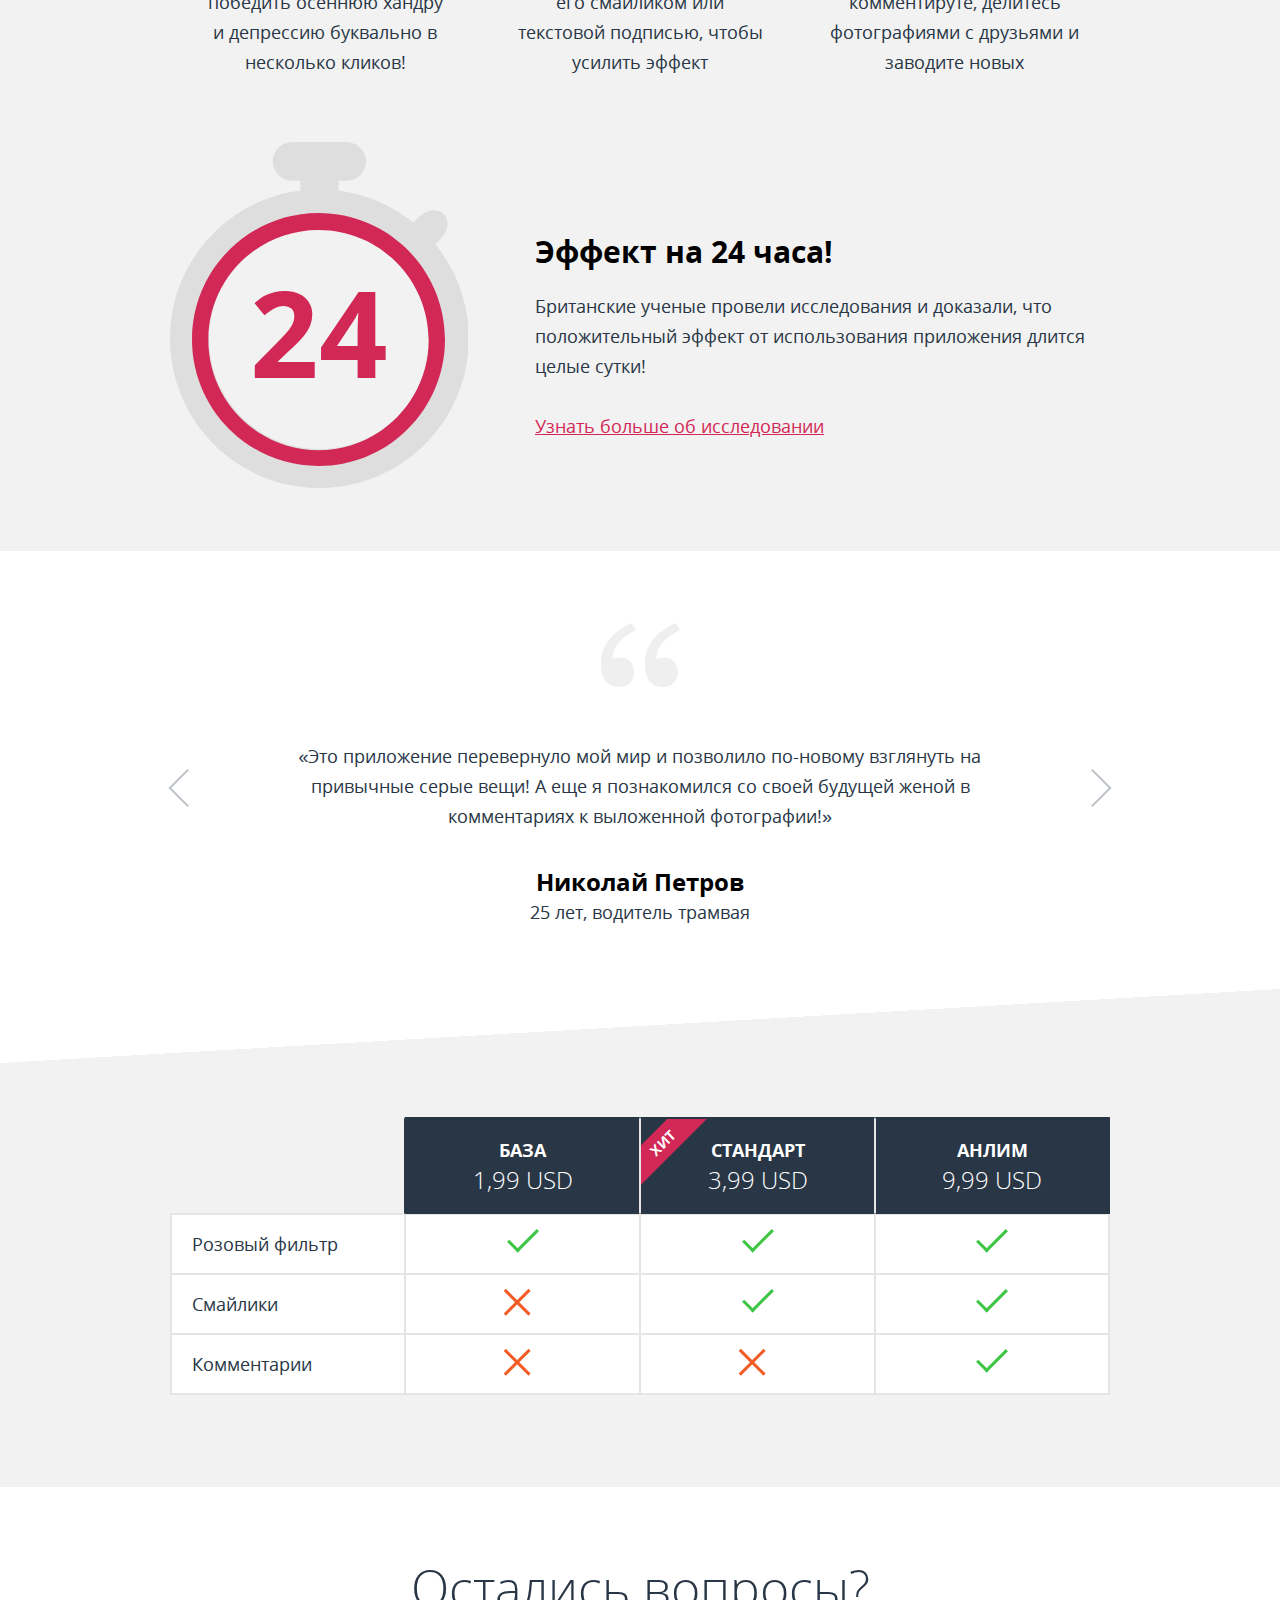
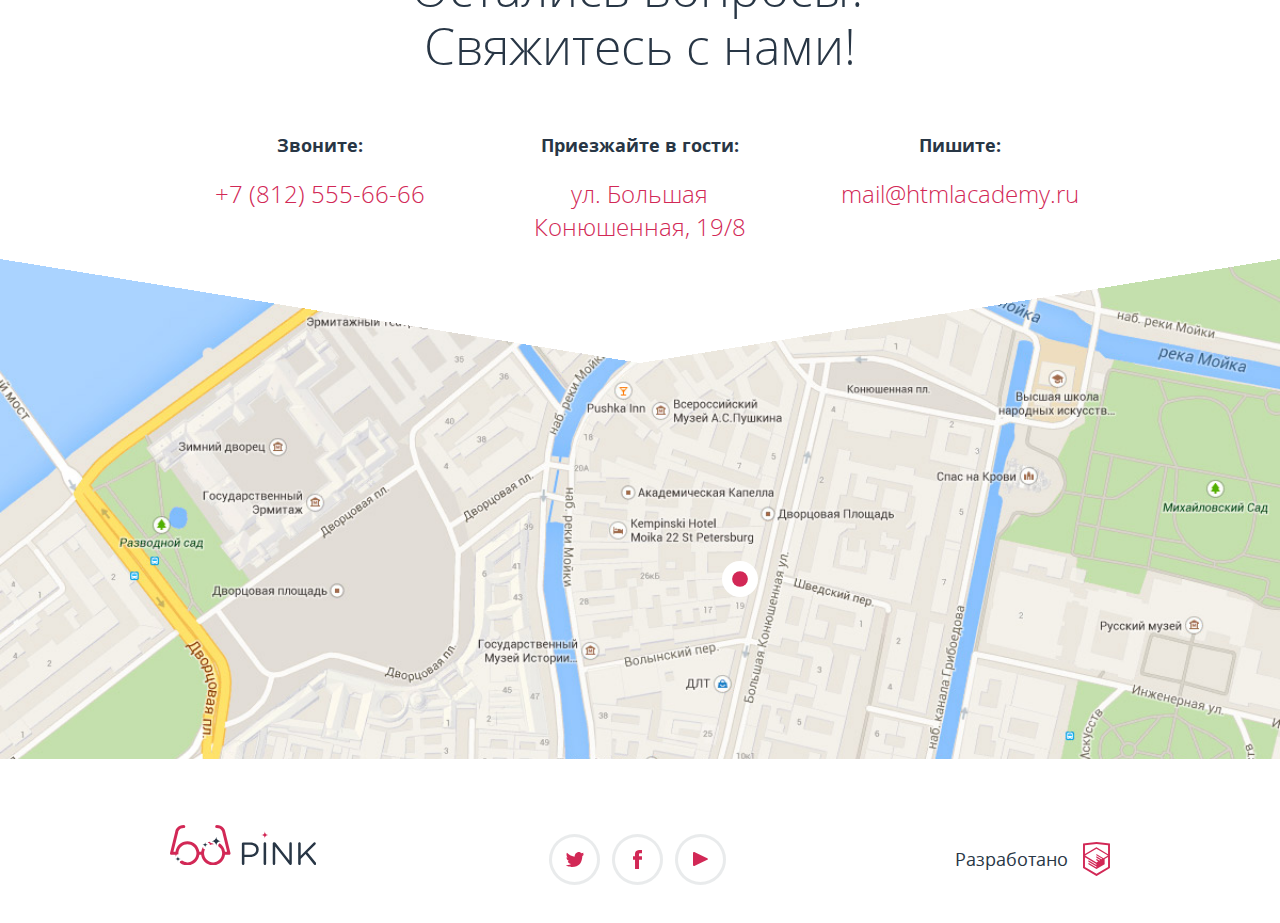
<file: pink/index.html>
<!DOCTYPE html>
<html class="no-js" lang="ru">
  <head>
    <meta charset="utf-8">
    <meta name="viewport" content="width=device-width, initial-scale=1">
    <title>Пинк</title>
    <script src="js/picturefill.min.js"></script>
    <link rel="stylesheet" href="css/style.min.css">
    <script>
      document.documentElement.className = document.documentElement.className.replace('no-js', 'js');
    </script>
  </head>
  <body>
    <div class="svg-wrapper">
      <svg><symbol viewBox="-35.422 -7.96 31.92 31.92" id="icon-editor-contrast"><title>icon-editor-contrast</title><path class="icon-editor-contrast" d="M-19.462-3.96c6.595 0 11.96 5.365 11.96 11.96s-5.365 11.96-11.96 11.96-11.96-5.365-11.96-11.96 5.365-11.96 11.96-11.96m0-4c-8.814 0-15.96 7.145-15.96 15.96 0 8.813 7.146 15.96 15.96 15.96S-3.502 16.813-3.502 8c0-8.815-7.146-15.96-15.96-15.96z"/><path d="M-19.462 16.331a8.519 8.519 0 0 0 8.52-8.52 8.518 8.518 0 0 0-8.52-8.519"/></symbol><symbol viewBox="0 0 48 48" id="icon-editor-crop"><title>icon-editor-crop</title><path fill="none" d="M0 0h48v48H0V0z"/><path class="icon-editor-crop" d="M34 30h4V14c0-2.21-1.79-4-4-4H18v4h16v16zm-20 4V2h-4v8H2v4h8v20c0 2.21 1.79 4 4 4h20v8h4v-8h8v-4H14z"/></symbol><symbol viewBox="0 0 48 48" id="icon-editor-fill"><title>icon-editor-fill</title><path fill="none" d="M0 0h48v48H0V0z"/><path class="icon-editor-fill" d="M33.12 17.88L15.24 0l-2.83 2.83 4.76 4.76L6.88 17.88a3 3 0 0 0 0 4.24l11 11c.58.59 1.35.88 2.12.88s1.54-.29 2.12-.88l11-11a3 3 0 0 0 0-4.24zM10.41 20L20 10.42 29.59 20H10.41zM38 23s-4 4.33-4 7c0 2.21 1.79 4 4 4s4-1.79 4-4c0-2.67-4-7-4-7zM0 40h48v3H0z"/></symbol><symbol viewBox="0 0 26.943 34.09" id="logo-htmlacademy"><title>logo-htmlacademy</title><path class="logo-htmlacademy" d="M13.62.017L13.472 0 0 1.412v24.661l13.472 8.017 13.43-7.99.042-.026V1.412L13.62.017zm11.399 12.11L13.495 5.334l-.001-.104-.087.05-.088-.056v.109L1.925 12.118V3.147l11.547-1.212 11.547 1.212v8.98zm-11.614-5.34L24.923 13.5l-4.479 2.64-7.093-4.221-.013 1.415 5.904 3.513-.86.507-5.031-2.992-.013 1.415 3.827 2.275-.782.523-3.032-1.787-.013 1.413 1.852 1.091-1.8 1.081-11.356-6.751 11.371-6.835zm-11.48 8.34l11.411 6.791.015 1.044-7.941-4.728-.015 1.416 7.979 4.796.017 1.076-7.972-4.741-.013 1.415 8.021 4.821.045.026 8.143-4.872v-1.268l-.011-.148v-3.761l3.415-2.036v10.02L13.472 31.85 1.925 24.979v-9.852z"/></symbol><symbol viewBox="0 0 146.3 40.375" id="logo-pink-blue"><title>logo-pink-blue</title><path class="logo__pink logo__pink--footer" d="M71.874 18.661c0-.708.58-1.288 1.256-1.288h7.18c5.087 0 8.436 2.704 8.436 7.146v.063c0 4.86-4.057 7.373-8.854 7.373h-5.475v6.825c0 .708-.58 1.287-1.289 1.287-.676 0-1.256-.58-1.256-1.287l.002-20.119zm8.114 10.98c3.734 0 6.182-1.996 6.182-4.959v-.062c0-3.221-2.414-4.894-6.053-4.894h-5.699v9.917h5.57v-.002zM93.603 18.5c0-.708.579-1.288 1.255-1.288.709 0 1.288.58 1.288 1.288v20.283a1.29 1.29 0 0 1-1.288 1.287c-.676 0-1.255-.579-1.255-1.287V18.5zM102.744 18.532c0-.676.58-1.256 1.256-1.256h.354c.58 0 .935.29 1.288.74l13.684 17.45V18.468c0-.676.547-1.256 1.256-1.256.676 0 1.225.58 1.225 1.256v20.349c0 .677-.48 1.19-1.158 1.19h-.129c-.548 0-.936-.321-1.318-.772l-13.976-17.867v17.449c0 .677-.547 1.257-1.257 1.257-.676 0-1.223-.58-1.223-1.257V18.532h-.002zM128.173 18.5c0-.708.58-1.288 1.257-1.288.708 0 1.286.58 1.286 1.288v12.331l12.848-13.168c.29-.257.579-.451.998-.451.676 0 1.225.612 1.225 1.256 0 .354-.162.644-.42.901l-7.984 7.92 8.564 10.561c.225.291.354.547.354.936 0 .676-.577 1.288-1.285 1.288-.482 0-.807-.259-1.03-.58l-8.401-10.464-4.863 4.861v4.895a1.29 1.29 0 0 1-1.286 1.288c-.677 0-1.257-.58-1.257-1.288V18.5h-.006z"/><path class="logo__stars logo__stars--footer" fill="#D22856" d="M98.498 9.875a3.623 3.623 0 0 1-3.623-3.624 3.625 3.625 0 0 1-3.625 3.624 3.625 3.625 0 0 1 3.625 3.624 3.623 3.623 0 0 1 3.623-3.624z"/><path class="logo__glasses logo__glasses--footer-mobile" fill="#D22856" d="M60.462 28.016L55.287 6.651C54.926 4.303 52.694 0 46.688 0a1.5 1.5 0 1 0 0 3c4.856 0 5.575 3.729 5.639 4.143l4.767 19.701h-2.073c-.742-5.927-5.802-10.531-11.927-10.531s-11.186 4.604-11.927 10.531h-1.82c-.741-5.927-5.802-10.531-11.927-10.531S6.235 20.917 5.493 26.844H3.42L8.187 7.143C8.25 6.729 8.97 3 13.826 3a1.5 1.5 0 1 0 0-3C7.82 0 5.588 4.303 5.227 6.651L.052 28.016c-.266 1.109.531 1.826 1.426 1.826.012 0 .023.004.036.004h3.982c.741 5.926 5.802 10.53 11.927 10.53s11.185-4.604 11.927-10.53h1.814c.742 5.926 5.802 10.53 11.927 10.53s11.186-4.604 11.927-10.53H59c.012 0 .023-.004.036-.004.895 0 1.692-.717 1.426-1.826zm-34.147 1.828c-.715 4.272-4.421 7.531-8.896 7.531s-8.18-3.259-8.896-7.531c-.082-.488-.135-.988-.135-1.5s.053-1.011.135-1.5c.715-4.271 4.421-7.531 8.896-7.531s8.18 3.26 8.896 7.531c.082.489.135.988.135 1.5s-.053 1.011-.135 1.5zm25.675 0c-.716 4.272-4.421 7.531-8.896 7.531-4.475 0-8.181-3.259-8.896-7.531-.082-.488-.135-.988-.135-1.5s.053-1.011.135-1.5c.716-4.271 4.421-7.531 8.896-7.531 4.475 0 8.181 3.26 8.896 7.531.082.489.135.988.135 1.5s-.053 1.011-.135 1.5z"/><path class="logo__glasses logo__glasses--footer-desktop" fill="#D22856" d="M43.094 19.313c.246 0 .489.014.73.033a2.491 2.491 0 0 0-2.136-1.221 1.994 1.994 0 0 1-1.884-1.354c-.727.208-1.425.482-2.089.816.062.017.122.038.188.038a2 2 0 0 1 2 2c0 .096-.015.188-.028.281 1-.382 2.084-.593 3.219-.593z"/><path class="logo__glasses logo__glasses--footer-desktop" fill="#D22856" d="M60.462 28.016L55.287 6.651C54.926 4.303 52.694 0 46.688 0a1.5 1.5 0 1 0 0 3c4.856 0 5.575 3.729 5.639 4.143l4.767 19.701h-2.073c-.445-3.557-2.453-6.628-5.305-8.522a2.503 2.503 0 0 0-1.529 2.303c0 .088-.015.171-.026.256a9.034 9.034 0 0 1 3.829 5.965c.082.488.135.987.135 1.5 0 .512-.053 1.012-.135 1.5-.716 4.271-4.421 7.53-8.896 7.53-4.475 0-8.181-3.259-8.896-7.53a9.035 9.035 0 0 1-.135-1.5c0-.513.053-1.012.135-1.5a8.945 8.945 0 0 1 .808-2.484 1.994 1.994 0 0 1-1.852-1.984.739.739 0 0 0-.192-.488 11.95 11.95 0 0 0-1.795 4.957h-1.82c-.741-5.927-5.802-10.531-11.927-10.531S6.235 20.917 5.493 26.844H3.42L8.187 7.143C8.25 6.729 8.97 3 13.826 3a1.5 1.5 0 1 0 0-3C7.82 0 5.588 4.303 5.227 6.651L.052 28.016c-.266 1.109.531 1.826 1.426 1.826.012 0 .023.004.036.004h3.982c.079.629.215 1.237.387 1.831a.726.726 0 0 0 .102-.354 2 2 0 0 1 2-2c.166 0 .324.024.478.062a8.337 8.337 0 0 1-.074-1.042c0-.512.053-1.011.135-1.5.715-4.271 4.421-7.531 8.896-7.531s8.18 3.26 8.896 7.531c.082.489.135.988.135 1.5s-.053 1.012-.135 1.5c-.715 4.272-4.421 7.531-8.896 7.531a8.959 8.959 0 0 1-5.386-1.794c-.35.302-.8.491-1.299.491a.75.75 0 0 0-.749.748c0 .289-.065.563-.176.812a11.94 11.94 0 0 0 7.614 2.743c6.125 0 11.185-4.604 11.927-10.529h1.814c.742 5.926 5.802 10.529 11.927 10.529s11.186-4.604 11.927-10.529H59c.012 0 .023-.005.036-.005.895.002 1.692-.715 1.426-1.824z"/><g><path class="logo__stars logo__stars--footer" fill="#283645" d="M50.686 16.125a4.499 4.499 0 0 1-4.499-4.499 4.499 4.499 0 0 1-4.499 4.499 4.499 4.499 0 0 1 4.499 4.499 4.498 4.498 0 0 1 4.499-4.499z"/></g><g><path class="logo__stars logo__stars--footer" fill="#283645" d="M37.904 19.626a2.748 2.748 0 0 1-2.749-2.749 2.748 2.748 0 0 1-2.749 2.749 2.747 2.747 0 0 1 2.749 2.749 2.748 2.748 0 0 1 2.749-2.749z"/></g><g><path class="logo__stars logo__stars--footer" fill="#283645" d="M10.734 34.072a2.748 2.748 0 0 1-2.749-2.75c0 1.52-1.23 2.75-2.749 2.75a2.747 2.747 0 0 1 2.749 2.748 2.748 2.748 0 0 1 2.749-2.748z"/></g></symbol><symbol viewBox="0 0 146.3 40.375" id="logo-pink-white"><title>logo-pink-white</title><g class="logo__pink logo__pink--header"><path d="M71.874 18.661c0-.708.58-1.288 1.256-1.288h7.18c5.087 0 8.436 2.704 8.436 7.146v.064c0 4.861-4.057 7.373-8.854 7.373h-5.475v6.825c0 .708-.58 1.288-1.288 1.288-.676 0-1.256-.58-1.256-1.288v-20.12zm8.114 10.98c3.734 0 6.182-1.996 6.182-4.959v-.063c0-3.22-2.414-4.894-6.053-4.894h-5.699v9.917h5.57v-.001zM93.603 18.5c0-.708.579-1.288 1.255-1.288.709 0 1.288.58 1.288 1.288v20.283a1.29 1.29 0 0 1-1.288 1.287c-.676 0-1.255-.579-1.255-1.287V18.5zM102.744 18.532c0-.676.58-1.256 1.256-1.256h.354c.58 0 .935.29 1.288.74l13.684 17.45V18.468c0-.676.547-1.256 1.256-1.256.676 0 1.224.58 1.224 1.256v20.349c0 .676-.481 1.19-1.158 1.19h-.129c-.548 0-.935-.321-1.319-.772l-13.975-17.868v17.45c0 .676-.547 1.256-1.256 1.256-.676 0-1.223-.58-1.223-1.256V18.532h-.002zM128.173 18.5c0-.708.58-1.288 1.257-1.288.708 0 1.286.58 1.286 1.288v12.331l12.848-13.168c.29-.257.579-.451.998-.451.676 0 1.225.612 1.225 1.256 0 .354-.162.644-.42.901l-7.984 7.92 8.564 10.561c.225.291.354.547.354.935 0 .676-.578 1.288-1.286 1.288-.483 0-.806-.258-1.03-.58l-8.402-10.463-4.863 4.861v4.894a1.29 1.29 0 0 1-1.286 1.288c-.677 0-1.257-.58-1.257-1.288V18.5h-.004z"/></g><g class="logo__pink logo__pink--header-mobile"><path d="M0 1.449C0 .741.58.161 1.256.161h7.18c5.087 0 8.436 2.704 8.436 7.147v.064c0 4.861-4.057 7.373-8.854 7.373H2.544v6.825c0 .708-.58 1.288-1.288 1.288C.58 22.859 0 22.279 0 21.571V1.449zm8.114 10.979c3.734 0 6.182-1.996 6.182-4.958v-.065c0-3.22-2.415-4.894-6.054-4.894H2.544v9.917h5.57zM21.729 1.288C21.729.58 22.308 0 22.983 0c.709 0 1.288.58 1.288 1.288v20.283c0 .708-.579 1.288-1.288 1.288-.676 0-1.255-.58-1.255-1.288V1.288zM30.87 1.32c0-.676.579-1.256 1.256-1.256h.354c.58 0 .934.29 1.288.74l13.684 17.45V1.256A1.256 1.256 0 0 1 48.707 0c.676 0 1.223.58 1.223 1.256v20.348c0 .676-.482 1.191-1.158 1.191h-.129c-.548 0-.934-.322-1.32-.772L33.349 4.153v17.45c0 .676-.547 1.256-1.255 1.256-.677 0-1.224-.58-1.224-1.256V1.32zM56.3 1.288C56.3.58 56.879 0 57.556 0c.708 0 1.287.58 1.287 1.288v12.331L71.689.451c.29-.258.58-.451.999-.451.676 0 1.224.612 1.224 1.256 0 .354-.161.644-.419.901l-7.984 7.92 8.564 10.561c.225.29.354.547.354.934 0 .676-.579 1.288-1.287 1.288-.483 0-.806-.258-1.03-.58l-8.403-10.463-4.862 4.861v4.894c0 .708-.579 1.288-1.287 1.288-.677 0-1.256-.58-1.256-1.288V1.288z"/></g><path class="logo__stars logo__stars--header" fill="#D22856" d="M98.498 9.875a3.623 3.623 0 0 1-3.623-3.624 3.625 3.625 0 0 1-3.625 3.624 3.625 3.625 0 0 1 3.625 3.624 3.623 3.623 0 0 1 3.623-3.624z"/><path class="logo__glasses logo__glasses--header-desktop" fill="#FFF" d="M43.094 19.313c.246 0 .489.014.73.033a2.491 2.491 0 0 0-2.136-1.221 1.994 1.994 0 0 1-1.884-1.354c-.727.208-1.425.482-2.089.816.062.017.122.038.188.038a2 2 0 0 1 2 2c0 .096-.015.188-.028.281 1-.382 2.084-.593 3.219-.593z"/><path class="logo__glasses logo__glasses--header-desktop" fill="#FFF" d="M60.462 28.016L55.287 6.651C54.926 4.303 52.694 0 46.688 0a1.5 1.5 0 1 0 0 3c4.856 0 5.575 3.729 5.639 4.143l4.767 19.701h-2.073c-.445-3.557-2.453-6.628-5.305-8.522a2.503 2.503 0 0 0-1.529 2.303c0 .088-.015.171-.026.256a9.034 9.034 0 0 1 3.829 5.964c.082.489.135.988.135 1.5s-.053 1.012-.135 1.5c-.716 4.272-4.421 7.531-8.896 7.531-4.475 0-8.181-3.259-8.896-7.531-.082-.488-.135-.988-.135-1.5s.053-1.011.135-1.5a8.949 8.949 0 0 1 .808-2.483 1.995 1.995 0 0 1-1.852-1.985.743.743 0 0 0-.192-.489 11.954 11.954 0 0 0-1.795 4.958h-1.82c-.741-5.927-5.802-10.531-11.927-10.531S6.235 20.917 5.493 26.844H3.42L8.187 7.143C8.25 6.729 8.97 3 13.826 3a1.5 1.5 0 1 0 0-3C7.82 0 5.588 4.303 5.227 6.651L.052 28.016c-.266 1.109.531 1.826 1.426 1.826.012 0 .023.004.036.004h3.982c.079.628.215 1.237.387 1.831a.726.726 0 0 0 .102-.354 2 2 0 0 1 2-2c.166 0 .324.025.478.063a8.337 8.337 0 0 1-.074-1.042c0-.512.053-1.011.135-1.5.715-4.271 4.421-7.531 8.896-7.531s8.18 3.26 8.896 7.531c.082.489.135.988.135 1.5s-.053 1.012-.135 1.5c-.715 4.272-4.421 7.531-8.896 7.531a8.959 8.959 0 0 1-5.386-1.794c-.35.302-.8.491-1.299.491a.75.75 0 0 0-.749.748c0 .29-.065.564-.176.812a11.94 11.94 0 0 0 7.614 2.743c6.125 0 11.185-4.604 11.927-10.53h1.814c.742 5.926 5.802 10.53 11.927 10.53s11.186-4.604 11.927-10.53H59c.012 0 .023-.004.036-.004.895.001 1.692-.716 1.426-1.825z"/><path class="logo__glasses logo__glasses--header-tablet" d="M60.462 28.016L55.287 6.651C54.926 4.303 52.694 0 46.688 0a1.5 1.5 0 1 0 0 3c4.856 0 5.575 3.729 5.639 4.143l4.767 19.701h-2.073c-.742-5.927-5.802-10.531-11.927-10.531s-11.186 4.604-11.927 10.531h-1.82c-.741-5.927-5.802-10.531-11.927-10.531S6.235 20.917 5.493 26.844H3.42L8.187 7.143C8.25 6.729 8.97 3 13.826 3a1.5 1.5 0 1 0 0-3C7.82 0 5.588 4.303 5.227 6.651L.052 28.016c-.266 1.109.531 1.826 1.426 1.826.012 0 .023.004.036.004h3.982c.741 5.926 5.802 10.53 11.927 10.53s11.185-4.604 11.927-10.53h1.814c.742 5.926 5.802 10.53 11.927 10.53s11.186-4.604 11.927-10.53H59c.012 0 .023-.004.036-.004.895 0 1.692-.717 1.426-1.826zm-34.147 1.828c-.715 4.272-4.421 7.531-8.896 7.531-4.475 0-8.18-3.259-8.896-7.531-.082-.488-.135-.988-.135-1.5s.053-1.011.135-1.5c.715-4.271 4.421-7.531 8.896-7.531 4.475 0 8.18 3.26 8.896 7.531.082.489.135.988.135 1.5s-.053 1.011-.135 1.5zm25.675 0c-.716 4.272-4.421 7.531-8.896 7.531-4.475 0-8.181-3.259-8.896-7.531-.082-.488-.135-.988-.135-1.5s.053-1.011.135-1.5c.716-4.271 4.421-7.531 8.896-7.531 4.475 0 8.181 3.26 8.896 7.531.082.489.135.988.135 1.5s-.053 1.011-.135 1.5z"/><path class="logo__stars logo__stars--header" fill="#D22856" d="M50.686 16.125a4.499 4.499 0 0 1-4.499-4.499 4.499 4.499 0 0 1-4.499 4.499 4.499 4.499 0 0 1 4.499 4.499 4.498 4.498 0 0 1 4.499-4.499z"/><g><path class="logo__stars logo__stars--header" fill="#D22856" d="M37.904 19.626a2.748 2.748 0 0 1-2.749-2.749 2.748 2.748 0 0 1-2.749 2.749 2.747 2.747 0 0 1 2.749 2.749 2.748 2.748 0 0 1 2.749-2.749z"/></g><g><path class="logo__stars logo__stars--header" fill="#D22856" d="M10.734 34.072a2.748 2.748 0 0 1-2.749-2.75c0 1.52-1.23 2.75-2.749 2.75a2.747 2.747 0 0 1 2.749 2.748 2.748 2.748 0 0 1 2.749-2.748z"/></g></symbol></svg>
    </div>
    <header class="main-header main-header__main-page">
      <nav class="main-menu">
          <div class="main-menu__wrapper">
            <div class="main-menu__item main-menu__item--header">
              <div class="main-menu__wrapper-header">
                <a class="logo logo--header">
                  <svg class="logo__image logo__image--header" width="146" height="40">
                    <use width="146" height="40" xlink:href="#logo-pink-white"></use>
                  </svg>
                  Pink
                </a>
                <button class="main-menu__btn" type="button">Меню</button>
              </div>
            </div>
            <ul class="main-menu__list">
              <li>
                <a class="main-menu__item main-menu__item--active">Главная</a>
              </li>
              <li>
                <a class="main-menu__item" href="photo.html">Фотографии</a>
              </li>
              <li>
                <a class="main-menu__item" href="contest.html">Конкурс</a>
              </li>
              <li>
                <a class="main-menu__item" href="https://htmlacademy.ru">HTML Academy</a>
              </li>
            </ul>
          </div>
      </nav>
      <h1 class="visually-hidden">&laquo;Pink&raquo;</h1>
    </header>
    <main>
      <section class="download-block">
        <div class="download-block__wrapper">
          <h2>Взгляните на жизнь иначе!</h2>
          <a class="btn btn--download" href="https://itunes.apple.com">Скачать приложение</a>
          <ul class="download-links">
            <li>
              <a class="download-links__item download-links__item--apple" href="https://itunes.apple.com">для Apple</a>
            </li>
            <li>
              <a class="download-links__item download-links__item--android" href="https://play.google.com/store">для Android</a>
            </li>
            <li>
              <a class="download-links__item download-links__item--windows" href="https://windowsphone.com/store">для Windows</a>
            </li>
          </ul>
          <p>
            Доступно для iPhone, iPad, Android, Windows Phone, OS X, Windows 8
          </p>
        </div>
      </section>
      <section class="information">
        <h2 class="visually-hidden">О &laquo;Pink&raquo;</h2>
        <p class="information__slogan">
          <span>Устали от серости мегаполиса?</span>
          <span>Нам есть, что вам предложить!</span>
        </p>
        <div class="information__wrapper">
          <section class="information__item">
            <h3>Поднимает настроение</h3>
            <p>Приложение позволит вам победить осеннюю хандру и депрессию буквально в несколько кликов!</p>
          </section>
          <section class="information__item">
            <h3>Меняет мир вокруг</h3>
            <p>Сделайте снимок и украсьте его смайликом или текстовой подписью, чтобы усилить эффект</p>
          </section>
          <section class="information__item">
            <h3>Заводит новых друзей</h3>
            <p>Ставьте лайки, комментируте, делитесь фотографиями с друзьями и заводите новых</p>
          </section>
        </div>
      </section>
      <section class="research">
        <div class="research__wrapper">
          <h2 class="visually-hidden">Исследования "Pink"!</h2>
          <section class="research__item">
            <h3>Эффект на 24 часа!</h3>
            <p>
              Британские ученые провели исследования и доказали, что положительный эффект от использования приложения длится целые сутки!
            </p>
            <a href="research.html">Узнать больше об исследовании</a>
          </section>
        </div>
      </section>
      <section class="review">
        <div class="review__wrapper">
          <h2 class="visually-hidden">Отзывы о "Pink"</h2>
          <div class="review__list slider">
            <button class="slider__arrow slider__arrow--left" type="button"></button>
            <button class="slider__arrow slider__arrow--right" type="button"></button>
            <blockquote class="review__item review__item--current">
              <cite class="review__author-name">
                Николай Петров
                <span class="review__author-describe">
                  25 лет, водитель трамвая
                </span>
              </cite>
              <p class="review__content">
                &laquo;Это приложение перевернуло мой мир и позволило по-новому взглянуть на привычные серые вещи! А еще я познакомился со своей будущей женой в комментариях к выложенной фотографии!&raquo;
              </p>
            </blockquote>
            <blockquote class="review__item">
              <cite class="review__author-name">
                Mr. Smith
                <span class="review__author-describe">
                  30 years, manager
                </span>
              </cite>
              <p class="review__content">
                &laquo;Lorem ipsum dolor sit amet, consectetur adipisicing elit. Temporibus, mollitia, eveniet! Optio accusantium libero iure eius deleniti praesentium magni nulla doloribus eos quis, voluptatem repellendus, laborum? Accusantium exercitationem facilis quae.&raquo;
              </p>
            </blockquote>
            <blockquote class="review__item">
              <cite class="review__author-name">
                Anonimus
                <span class="review__author-describe">
                  XX лет, никто
                </span>
              </cite>
              <p class="review__content">
                &laquo;Здесь мог быть ваш комментарий!&raquo;
              </p>
            </blockquote>
            <div class="slider__toggles">
              <input class="slider__input" id="review-input-1" name="review" type="radio" value="1" checked>
              <label class="slider__toggle slider__toggle--checked" for="review-input-1">1</label>
              <input class="slider__input" id="review-input-2" name="review" type="radio" value="2">
              <label class="slider__toggle slider__toggle" for="review-input-2">2</label>
              <input class="slider__input" id="review-input-3" name="review" type="radio" value="3">
              <label class="slider__toggle" for="review-input-3">3</label>
            </div>
          </div>
        </div>
      </section>
      <section class="price">
        <h2 class="visually-hidden">Стоимость "Pink"</h2>
        <div class="price__slider slider">
          <table class="price__table">
            <thead>
              <tr class="price__table-raw">
                <th class="price__plan price__plan--none"></th>
                <th class="price__plan price__plan--base">
                  <b class="price__plan-name">База</b><br>
                  <span class="price__plan-price">1,99 USD</span>
                </th>
                <th class="price__plan price__plan--standart price__plan--hit">
                  <b class="price__plan-name">Стандарт</b><br>
                  <span class="price__plan-price">3,99 USD</span>
                </th>
                <th class="price__plan price__plan--unlim">
                  <b class="price__plan-name">Анлим</b><br>
                  <span class="price__plan-price">9,99 USD</span>
                </th>
              </tr>
            </thead>
            <tbody>
              <tr class="price__table-raw">
                <td class="price__feature price__feature--none">
                  <span class="price__feature-name">Розовый фильтр</span>
                </td>
                <td class="price__feature price__feature--base">
                  <span class="price__feature-name">Розовый фильтр</span>
                  <span class="price__feature-status price__feature-status--on">есть</span>
                </td>
                <td class="price__feature price__feature--standart">
                  <span class="price__feature-name">Розовый фильтр</span>
                  <span class="price__feature-status price__feature-status--on">есть</span>
                </td>
                <td class="price__feature price__feature--unlim">
                  <span class="price__feature-name">Розовый фильтр</span>
                  <span class="price__feature-status price__feature-status--on">есть</span>
                </td>
              </tr>
              <tr class="price__table-raw">
               <td class="price__feature price__feature--none">
                  <span class="price__feature-name">Смайлики</span>
                </td>
                <td class="price__feature price__feature--base">
                  <span class="price__feature-name">Смайлики</span>
                  <span class="price__feature-status price__feature-status--off">нет</span>
                </td>
                <td class="price__feature price__feature--standart">
                  <span class="price__feature-name">Смайлики</span>
                  <span class="price__feature-status price__feature-status--on">есть</span>
                </td>
                <td class="price__feature price__feature--unlim">
                  <span class="price__feature-name">Смайлики</span>
                  <span class="price__feature-status price__feature-status--on">есть</span>
                </td>
              </tr>
              <tr class="price__table-raw">
               <td class="price__feature price__feature--none">
                  <span class="price__feature-name">Комментарии</span>
                </td>
                <td class="price__feature price__feature--base">
                  <span class="price__feature-name">Комментарии</span>
                  <span class="price__feature-status price__feature-status--off">нет</span>
                </td>
                <td class="price__feature price__feature--standart">
                  <span class="price__feature-name">Комментарии</span>
                  <span class="price__feature-status price__feature-status--off">нет</span>
                </td>
                <td class="price__feature price__feature--unlim">
                  <span class="price__feature-name">Комментарии</span>
                  <span class="price__feature-status price__feature-status--on">есть</span>
                </td>
              </tr>
            </tbody>
          </table>
          <div class="price__slider-toggles slider__toggles">
            <input class="slider__input" id="price-input-1" name="price" type="radio" value="1">
            <label class="slider__toggle" for="price-input-1">1</label>
            <input class="slider__input" id="price-input-2" name="price" type="radio" value="2" checked>
            <label class="slider__toggle slider__toggle--checked" for="price-input-2">2</label>
            <input class="slider__input" id="price-input-3" name="price" type="radio" value="3">
            <label class="slider__toggle" for="price-input-3">3</label>
          </div>
        </div>
      </section>
      <section class="contacts">
        <h2 class="visually-hidden">Контакты</h2>
        <div class="contacts__information">
          <p class="contacts__slogan">
            Остались вопросы?<br>
            Свяжитесь с нами!
          </p>
          <p class="contacts__item contacts__item--telephone">
            <b>Звоните:</b>
            <a class="contacts__link" href="tel:78125556666">+7 (812) 555-66-66</a>
          </p>
          <p class="contacts__item contacts__item--email">
            <b>Пишите:</b>
            <a class="contacts__link contacts__link--mail" href="mailto:mail@htmlacademy.ru">mail@htmlacademy.ru</a>
          </p>
          <p class="contacts__item contacts__item--adress">
            <b>Приезжайте в гости:</b>
            <span  class="contacts__link">ул. Большая Конюшенная, 19/8</span>
          </p>
        </div>
        <div class="contacts__map" id="map"></div>
      </section>
    </main>
    <footer class="main-footer main-footer__main-page">
      <div class="main-footer__wrapper">
        <a class="main-footer__item logo logo--footer" href="index.html">
          <svg class="logo__image logo__image--footer" width="146" height="40">
            <use xlink:href="#logo-pink-blue"></use>
          </svg>
          Pink
        </a>
        <div class="main-footer__item social">
          <ul class="social__list">
            <li><a class="social__item social__item--twitter" href="https://twitter.com">Мы в Twitter</a></li>
            <li><a class="social__item social__item--fb" href="https://facebook.com">Мы на Facebook</a></li>
            <li><a class="social__item social__item--youtube" href="https://youtube.com">Мы на Youtube</a></li>
          </ul>
        </div>
        <div class="main-footer__item copyright">
          <span>Разработано</span>
          <a class="copyright__link" href="https://htmlacademy.ru">
            <svg width="27" height="34">
              <use xlink:href="#logo-htmlacademy"></use>
            </svg>
          </a>
        </div>
      </div>
    </footer>
    <script src="//api-maps.yandex.ru/2.1/?lang=ru_RU" type="text/javascript"></script>
    <script src="js/script.js"></script>
  </body>
</html>
</file>
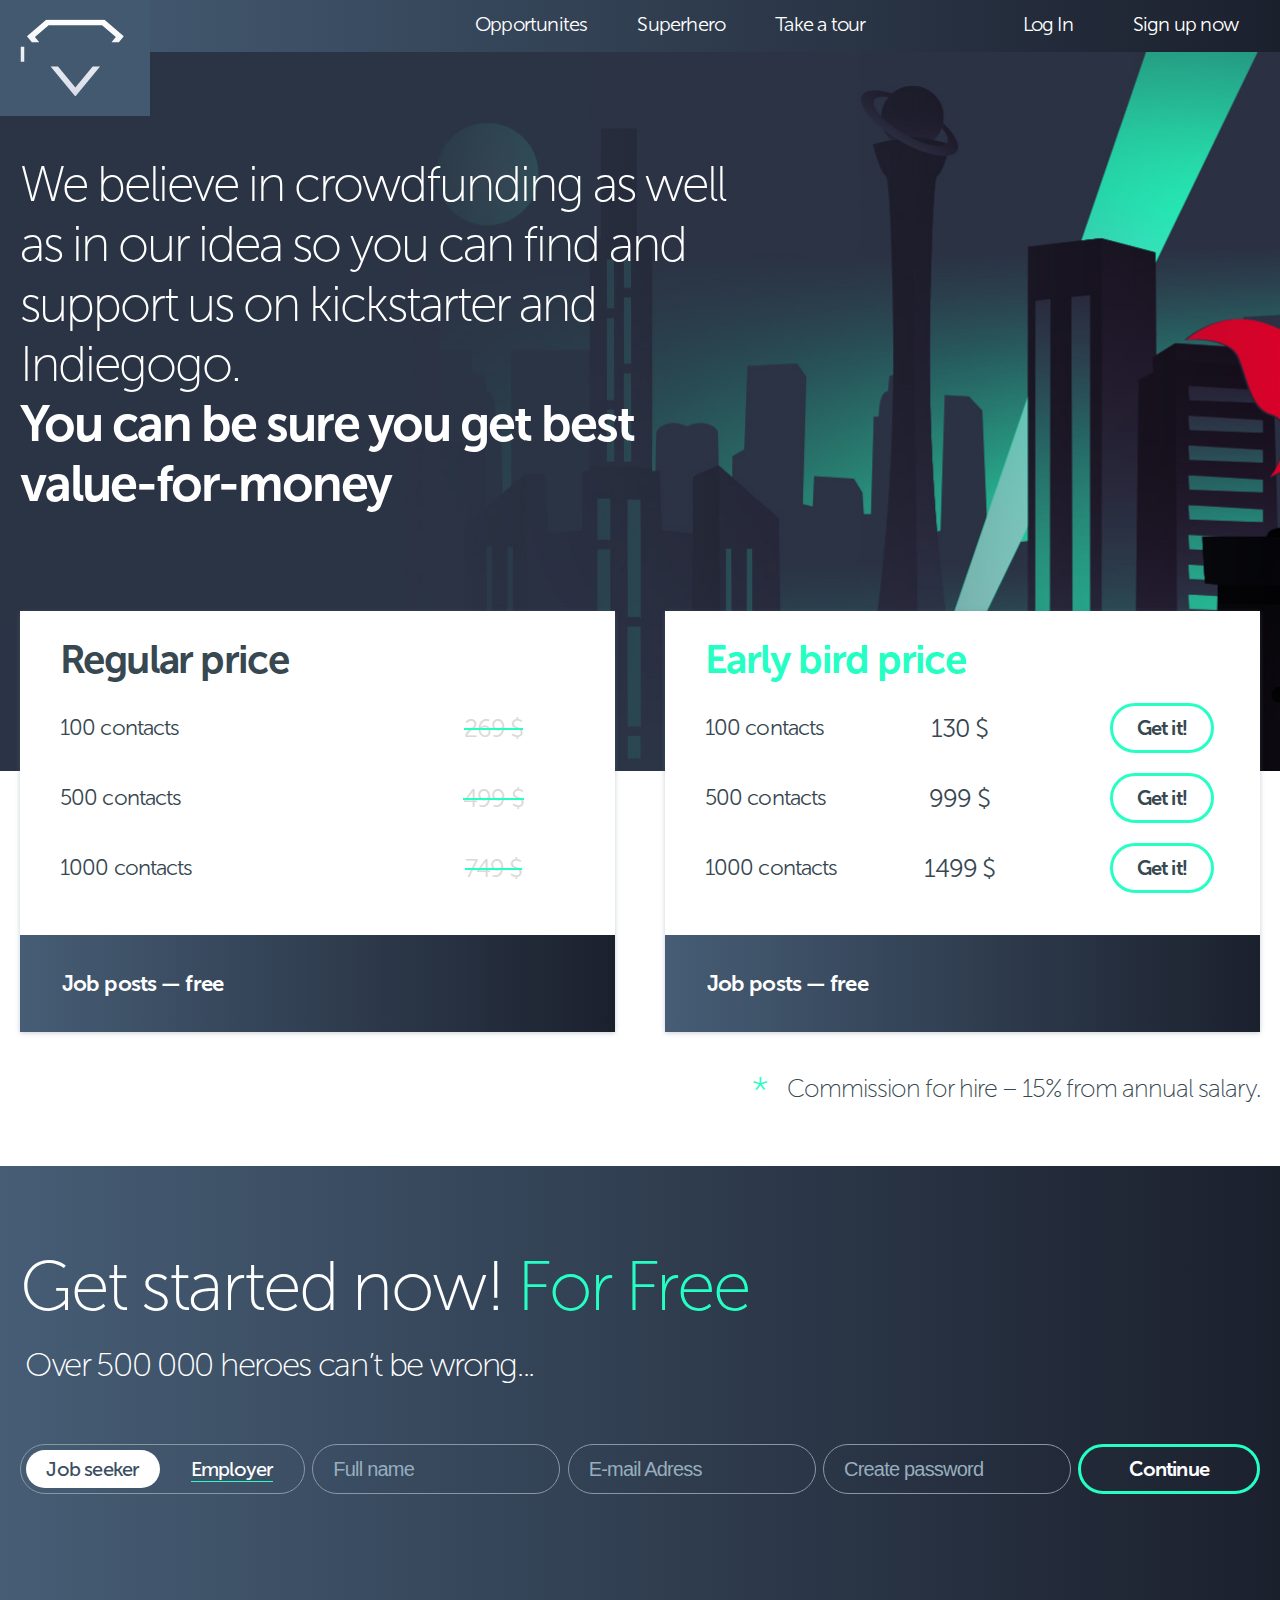
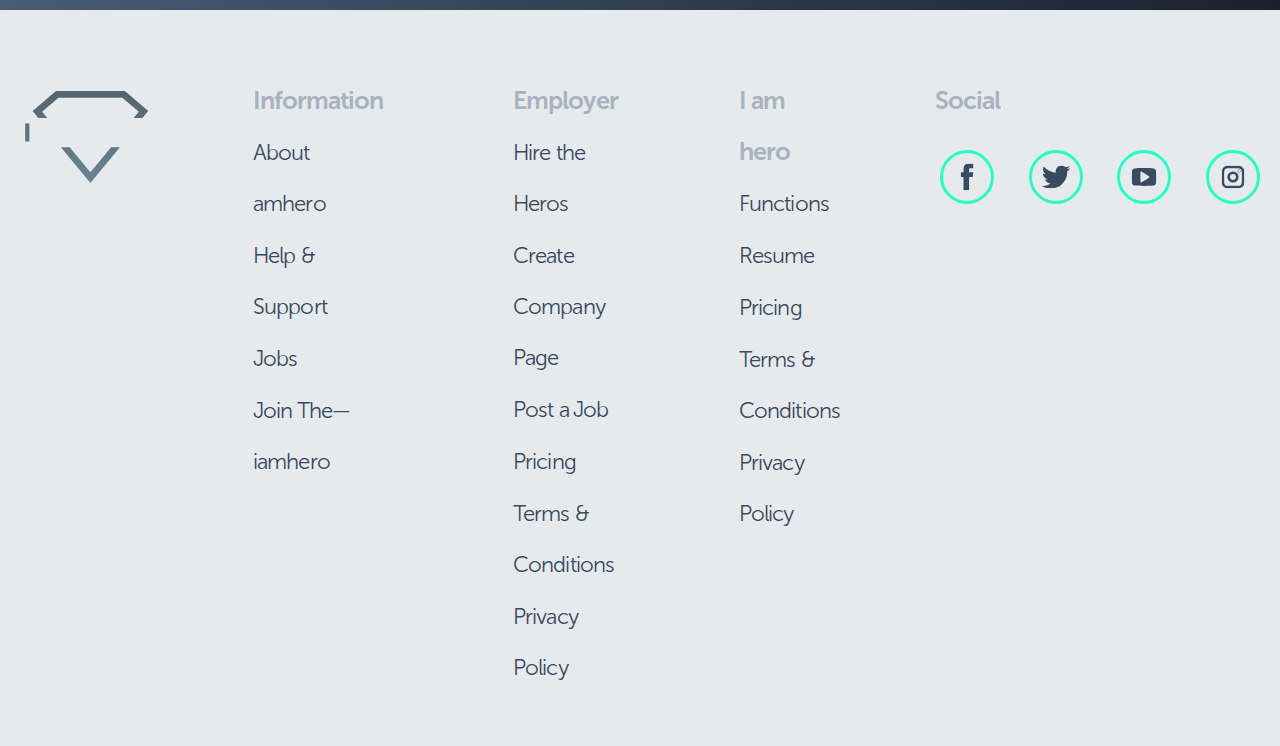
<file: iamhero/price.html>
<!DOCTYPE html>
<html lang="en">
<head>
  <meta charset="utf-8">
  <meta name="viewport" content="width=device-width, initial-scale=1.0">
  <meta http-equiv="Content-type" content="text/html; utf-8">
  <meta http-equiv="Content-language" content="en-EN">
  <meta name="description" content="{description}">
  <meta name="keywords" content="{keywords}">
  <title>Pricing</title>
  <link rel="shortcut icon" href="favicon.ico" type="image/x-icon">
  <link rel="icon" href="favicon.ico" type="image/x-icon">
  <link rel="stylesheet" href="css/vendor/normalize.css">
  <link rel="stylesheet" href="css/style.min.css">
</head>

  <body class="page">
  <header class="page-header page-header_no-switch-btn">
    <div class="page-header__wrapper">
      <a href="index.html" class="logo logo_header page-header__logo">
        <svg class="logo__img logo__img_header">
          <linearGradient id="header-logo-gradient" x2="0" y2="1">
            <stop offset="0%" stop-color="#fff"></stop>
            <stop offset="100%" stop-color="#d8dce8"></stop>
          </linearGradient>
          <use xlink:href="images/sprite.svg#logo"></use>
        </svg>
      </a>
      <nav class="page-header__menu main-menu">
        <button class="main-menu__burger" type="button">Menu <span class="main-menu__burger-item"></span></button>
        <ul class="main-menu__list">
          <li class="main-menu__item"><a href=" undefined" class="main-menu__link"> Opportunites</a></li>
          <li class="main-menu__item"><a href=" undefined" class="main-menu__link"> Superhero</a></li>
          <li class="main-menu__item"><a href=" tour.html" class="main-menu__link"> Take a tour</a></li>
          {dop_item}
        </ul>
      </nav>
      <div class="page-header__user-menu user-menu">
        <button class="user-menu__toggle" type="button">User menu
          <svg class="user-menu__icon">
            <use xlink:href="images/sprite.svg#user_menu"></use>
          </svg>
        </button>
        <ul class="user-menu__list">
          <li class="user-menu__item"><a href="#" class="user-menu__link">Log In</a></li>
          <li class="user-menu__item"><a href="#" class="user-menu__link">Sign up now</a></li>
        </ul>
        <a href="#" class="user-menu__switch-btn">Switch to employer</a>
      </div>
    </div>
  </header>

  <main class="page-content">
    <section class="page-section page-section_start crowdfunding">
      <div class="container page-section__container crowdfunding__container">
        <div class="text-block text-block_light text-block_start crowdfunding__text">
          <div class="text-block__content text-block__content_gigantic">
            <p>
              We believe in crowdfunding as well as in our idea so you can find and support us on kickstarter and Indiegogo.
              <b>You can be sure you get best value-for-money</b>
            </p>
          </div>
        </div>
      </div>
      <div class="page-section__bg-img"><img src="images/pricing_bg.jpg" alt=""></div>
    </section>

    <section class="page-section pricing">
      <div class="container page-section__container pricing__container">
        <div class="pricing__table pricing__table_regular">
          <div class="pricing__header">
            <h3>Regular price</h3>
          </div>
          <div class="pricing__body">
            <div class="pricing__row">
              <div class="pricing__cell pricing__cell_service">100 contacts</div>
              <div class="pricing__cell pricing__cell_price pricing__cell_crossed"><b>269 &#36;</b></div>
            </div>
            <div class="pricing__row">
              <div class="pricing__cell pricing__cell_service">500 contacts</div>
              <div class="pricing__cell pricing__cell_price pricing__cell_crossed"><b>499 &#36;</b></div>
            </div>
            <div class="pricing__row">
              <div class="pricing__cell pricing__cell_service">1000 contacts</div>
              <div class="pricing__cell pricing__cell_price pricing__cell_crossed"><b>749 &#36;</b></div>
            </div>
          </div>
          <div class="pricing__footer">
            <p>Job posts &mdash; free</p>
          </div>
        </div>
        <div class="pricing__table pricing__table_special">
          <div class="pricing__header">
            <h3>Early bird price</h3>
          </div>
          <div class="pricing__body">
            <div class="pricing__row">
              <div class="pricing__cell pricing__cell_service">100 contacts</div>
              <div class="pricing__cell pricing__cell_price">130 &#36;</div>
              <div class="pricing__cell pricing__cell_link"><a href="#" class="btn btn_dark btn_widest pricing__btn">Get it!</a></div>
            </div>
            <div class="pricing__row">
              <div class="pricing__cell pricing__cell_service">500 contacts</div>
              <div class="pricing__cell pricing__cell_price">999 &#36;</div>
              <div class="pricing__cell pricing__cell_link"><a href="#" class="btn btn_dark btn_widest pricing__btn">Get it!</a></div>
            </div>
            <div class="pricing__row">
              <div class="pricing__cell pricing__cell_service">1000 contacts</div>
              <div class="pricing__cell pricing__cell_price">1499 &#36;</div>
              <div class="pricing__cell pricing__cell_link"><a href="#" class="btn btn_dark btn_widest pricing__btn">Get it!</a></div>
            </div>
          </div>
          <div class="pricing__footer">
            <p>Job posts &mdash; free</p>
          </div>
        </div>
        <div class="note">
          <p class="note__text">
            <span class="note__star">&#42;</span>
            Commission for hire – 15% from annual salary.
          </p>
        </div>
      </div>
    </section>
  </main>
  <form action="" class="form form_light form_prereg" id="preregistration-from">
    <div class="form__container container">
      <div class="text-block text-block_light text-block_start form__text">
        <h2 class="text-block__title text-block__title_mainpage">
          Get started now! <i>For Free</i>
        </h2>
        <div class="text-block__content text-block__content_huger">
          <p>
            Over 500 000 heroes can’t be wrong...
          </p>
        </div>
      </div>
      <div class="form__content">
        <div class="form__radiofield switch">
          <div class="form__radio switch__item checked">
            <input type="radio" value="jobseeker" name="usertype" id="jobseeker" class="form__radioitem switch__radio" checked>
            <label class="form__radiolabel switch__label" for="jobseeker">
              Job seeker
            </label>
          </div>
          <div class="form__radio  switch__item">
            <input type="radio" value="employer" name="usertype" id="employee" class="form__radioitem switch__radio">
            <label class="form__radiolabel switch__label" for="employer">
              Employer
            </label>
          </div>
        </div>
        <label class="form__inputlabel" for="username">
          Full name
          <input type="text" name="username" id="username" placeholder="Full name">
        </label>
        <label class="form__inputlabel" for="email">
          E-mail Adress
          <input type="email" name="email" id="email" placeholder="E-mail Adress" required>
        </label>
        <label class="form__inputlabel" for="password">
          Create password
          <input type="password" name="password" id="password" placeholder="Create password" required>
        </label>
        <button class="form__submit btn btn_light btn_wider" type="submit">Continue</button>
      </div>
    </div>
  </form>

  <footer class="page-footer">
    <div class="page-footer__container container">
      <div class="page-footer__logo">
        <a href="index.html" class="logo logo_footer">
          <svg class="logo__img logo__img_footer">
            <linearGradient id="footer-logo-gradient" x2="0" y2="1">
              <stop offset="0%" stop-color="#55646e"></stop>
              <stop offset="100%" stop-color="#688595"></stop>
            </linearGradient>
            <use xlink:href="images/sprite.svg#logo"></use>
          </svg>
        </a>
      </div>
      <div class="page-footer__menu footer-menu page-footer__menu_info">
        <h4 class="footer-menu__title">Information</h4>
        <ul class="footer-menu__list">
          <li class="footer-menu__item">
            <a href="#">About amhero</a>
          </li>
          <li class="footer-menu__item">
            <a href="#">Help &amp; Support</a>
          </li>
          <li class="footer-menu__item">
            <a href="#">Jobs</a>
          </li>
          <li class="footer-menu__item">
            <a href="#">Join The—iamhero</a>
          </li>
        </ul>
      </div>
      <div class="page-footer__menu footer-menu page-footer__menu_employer">
        <h4 class="footer-menu__title">Employer</h4>
        <ul class="footer-menu__list">
          <li class="footer-menu__item">
            <a href="#">Hire the Heros</a>
          </li>
          <li class="footer-menu__item">
            <a href="#">Create Company Page</a>
          </li>
          <li class="footer-menu__item">
            <a href="#">Post a Job</a>
          </li>
          <li class="footer-menu__item">
            <a href="price.html">Pricing</a>
          </li>
          <li class="footer-menu__item">
            <a href="#">Terms &amp; Conditions</a>
          </li>
          <li class="footer-menu__item">
            <a href="#">Privacy Policy</a>
          </li>
        </ul>
      </div>
      <div class="page-footer__menu footer-menu page-footer__menu_hero">
        <h4 class="footer-menu__title">I am hero</h4>
        <ul class="footer-menu__list">
          <li class="footer-menu__item">
            <a href="#">Functions</a>
          </li>
          <li class="footer-menu__item">
            <a href="#">Resume</a>
          </li>
          <li class="footer-menu__item">
            <a href="price.html">Pricing</a>
          </li>
          <li class="footer-menu__item">
            <a href="#">Terms &amp; Conditions</a>
          </li>
          <li class="footer-menu__item">
            <a href="#">Privacy Policy</a>
          </li>
        </ul>
      </div>
      <div class="page-footer__menu footer-menu page-footer__menu_social">
        <h4 class="footer-menu__title">Social</h4>
        <ul class="footer-menu__list socials">
          <li class="footer-menu__item socials__item social">
            <a href="https://www.facebook.com" class="social__link">
              Facebook
              <svg class="social__img  social__img_facebook">
                <use xlink:href="images/sprite.svg#icon_facebook"></use>
              </svg>
            </a>
          </li>
          <li class="footer-menu__item socials__item social">
            <a href="https://www.twitter.com" class="social__link">
              Twitter
              <svg class="social__img social__img_twitter">
                <use xlink:href="images/sprite.svg#icon_twitter"></use>
              </svg>
            </a>
          </li>
          <li class="footer-menu__item socials__item social">
            <a href="https://www.youtube.com" class="social__link">
              Youtube
              <svg class="social__img social__img_youtube">
                <use xlink:href="images/sprite.svg#icon_youtube"></use>
              </svg>
            </a>
          </li>
          <li class="footer-menu__item socials__item social">
            <a href="https://www.instagram.com" class="social__link">
              Instagram
              <svg class="social__img social__img_instagram">
                <use xlink:href="images/sprite.svg#icon_instagram"></use>
              </svg>
            </a>
          </li>
        </ul>
      </div>
    </div>
  </footer>

  <script src="js/vendors/jquery.min.js"></script>

  <!--[if lt IE 9]><script src="http://ie7-js.googlecode.com/svn/version/2.1(beta4)/IE9.js"></script><![endif]-->
  <!--[if lt IE 9]><script src="http://html5shiv.googlecode.com/svn/trunk/html5.js"></script><![endif]-->

  <!--Поддержка svg-->
  <script src="js/vendors/svg4everybody.min.js"></script>

  <script src="js/main.min.js"></script>

  </body>
</html>
</file>
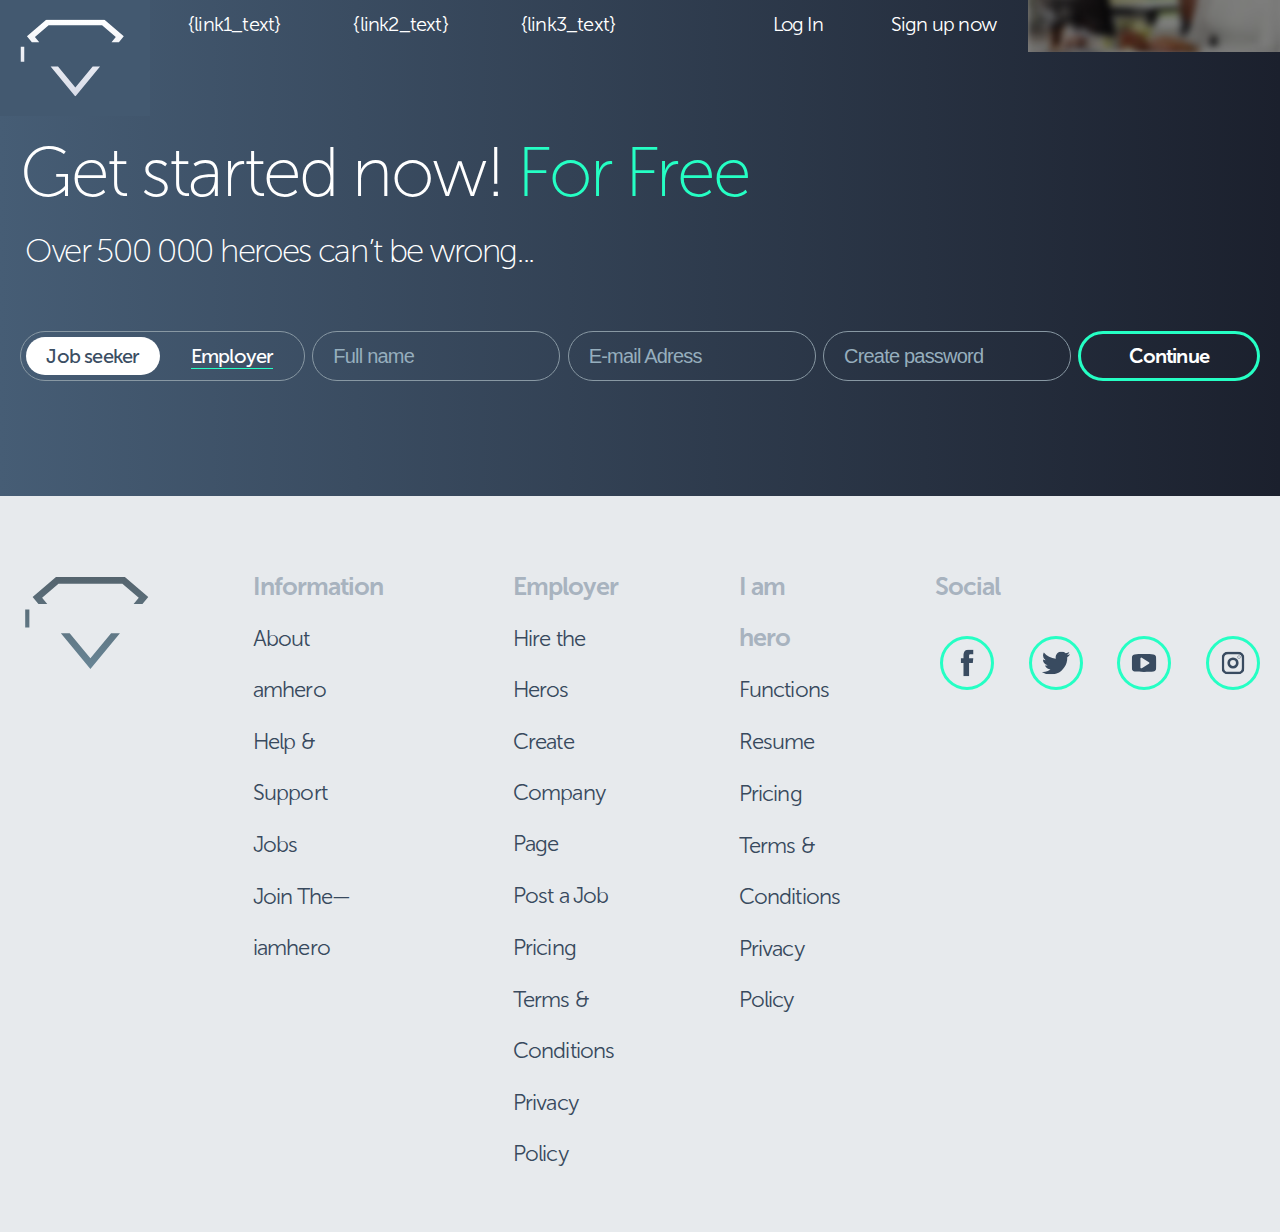
<file: iamhero/tmp.html>
<!DOCTYPE html>
<html lang="en">
<head>
  <meta charset="utf-8">
  <meta name="viewport" content="width=device-width, initial-scale=1.0">
  <meta http-equiv="Content-type" content="text/html; utf-8">
  <meta http-equiv="Content-language" content="en-EN">
  <meta name="description" content="{description}">
  <meta name="keywords" content="{keywords}">
  <title>{page_title}</title>
  <link rel="shortcut icon" href="favicon.ico" type="image/x-icon">
  <link rel="icon" href="favicon.ico" type="image/x-icon">
  <link rel="stylesheet" href="css/vendor/normalize.css">
  <link rel="stylesheet" href="css/style.min.css">
</head>

  <body class="page">
  <header class="page-header {class}">
    <div class="page-header__wrapper">
      <a href="index.html" class="logo logo_header page-header__logo">
        <svg class="logo__img logo__img_header">
          <linearGradient id="header-logo-gradient" x2="0" y2="1">
            <stop offset="0%" stop-color="#fff"></stop>
            <stop offset="100%" stop-color="#d8dce8"></stop>
          </linearGradient>
          <use xlink:href="images/sprite.svg#logo"></use>
        </svg>
      </a>
      <nav class="page-header__menu main-menu">
        <button class="main-menu__burger" type="button">Menu <span class="main-menu__burger-item"></span></button>
        <ul class="main-menu__list">
          <li class="main-menu__item"><a href=" undefined" class="main-menu__link"> {link1_text}</a></li>
          <li class="main-menu__item"><a href=" undefined" class="main-menu__link"> {link2_text}</a></li>
          <li class="main-menu__item"><a href=" undefined" class="main-menu__link"> {link3_text}</a></li>
          {dop_item}
        </ul>
      </nav>
      <div class="page-header__user-menu user-menu">
        <button class="user-menu__toggle" type="button">User menu
          <svg class="user-menu__icon">
            <use xlink:href="images/sprite.svg#user_menu"></use>
          </svg>
        </button>
        <ul class="user-menu__list">
          <li class="user-menu__item"><a href="#" class="user-menu__link">Log In</a></li>
          <li class="user-menu__item"><a href="#" class="user-menu__link">Sign up now</a></li>
        </ul>
        <a href="#" class="user-menu__switch-btn">Switch to employer</a>
      </div>
    </div>
  </header>

  <main class="page-content">

  </main>
  <form action="" class="form form_light form_prereg" id="preregistration-from">
    <div class="form__container container">
      <div class="text-block text-block_light text-block_start form__text">
        <h2 class="text-block__title text-block__title_mainpage">
          Get started now! <i>For Free</i>
        </h2>
        <div class="text-block__content text-block__content_huger">
          <p>
            Over 500 000 heroes can’t be wrong...
          </p>
        </div>
      </div>
      <div class="form__content">
        <div class="form__radiofield switch">
          <div class="form__radio switch__item checked">
            <input type="radio" value="jobseeker" name="usertype" id="jobseeker" class="form__radioitem switch__radio" checked>
            <label class="form__radiolabel switch__label" for="jobseeker">
              Job seeker
            </label>
          </div>
          <div class="form__radio  switch__item">
            <input type="radio" value="employer" name="usertype" id="employee" class="form__radioitem switch__radio">
            <label class="form__radiolabel switch__label" for="employer">
              Employer
            </label>
          </div>
        </div>
        <label class="form__inputlabel" for="username">
          Full name
          <input type="text" name="username" id="username" placeholder="Full name">
        </label>
        <label class="form__inputlabel" for="email">
          E-mail Adress
          <input type="email" name="email" id="email" placeholder="E-mail Adress" required>
        </label>
        <label class="form__inputlabel" for="password">
          Create password
          <input type="password" name="password" id="password" placeholder="Create password" required>
        </label>
        <button class="form__submit btn btn_light btn_wider" type="submit">Continue</button>
      </div>
    </div>
  </form>

  <footer class="page-footer">
    <div class="page-footer__container container">
      <div class="page-footer__logo">
        <a href="index.html" class="logo logo_footer">
          <svg class="logo__img logo__img_footer">
            <linearGradient id="footer-logo-gradient" x2="0" y2="1">
              <stop offset="0%" stop-color="#55646e"></stop>
              <stop offset="100%" stop-color="#688595"></stop>
            </linearGradient>
            <use xlink:href="images/sprite.svg#logo"></use>
          </svg>
        </a>
      </div>
      <div class="page-footer__menu footer-menu page-footer__menu_info">
        <h4 class="footer-menu__title">Information</h4>
        <ul class="footer-menu__list">
          <li class="footer-menu__item">
            <a href="#">About amhero</a>
          </li>
          <li class="footer-menu__item">
            <a href="#">Help &amp; Support</a>
          </li>
          <li class="footer-menu__item">
            <a href="#">Jobs</a>
          </li>
          <li class="footer-menu__item">
            <a href="#">Join The—iamhero</a>
          </li>
        </ul>
      </div>
      <div class="page-footer__menu footer-menu page-footer__menu_employer">
        <h4 class="footer-menu__title">Employer</h4>
        <ul class="footer-menu__list">
          <li class="footer-menu__item">
            <a href="#">Hire the Heros</a>
          </li>
          <li class="footer-menu__item">
            <a href="#">Create Company Page</a>
          </li>
          <li class="footer-menu__item">
            <a href="#">Post a Job</a>
          </li>
          <li class="footer-menu__item">
            <a href="price.html">Pricing</a>
          </li>
          <li class="footer-menu__item">
            <a href="#">Terms &amp; Conditions</a>
          </li>
          <li class="footer-menu__item">
            <a href="#">Privacy Policy</a>
          </li>
        </ul>
      </div>
      <div class="page-footer__menu footer-menu page-footer__menu_hero">
        <h4 class="footer-menu__title">I am hero</h4>
        <ul class="footer-menu__list">
          <li class="footer-menu__item">
            <a href="#">Functions</a>
          </li>
          <li class="footer-menu__item">
            <a href="#">Resume</a>
          </li>
          <li class="footer-menu__item">
            <a href="price.html">Pricing</a>
          </li>
          <li class="footer-menu__item">
            <a href="#">Terms &amp; Conditions</a>
          </li>
          <li class="footer-menu__item">
            <a href="#">Privacy Policy</a>
          </li>
        </ul>
      </div>
      <div class="page-footer__menu footer-menu page-footer__menu_social">
        <h4 class="footer-menu__title">Social</h4>
        <ul class="footer-menu__list socials">
          <li class="footer-menu__item socials__item social">
            <a href="https://www.facebook.com" class="social__link">
              Facebook
              <svg class="social__img  social__img_facebook">
                <use xlink:href="images/sprite.svg#icon_facebook"></use>
              </svg>
            </a>
          </li>
          <li class="footer-menu__item socials__item social">
            <a href="https://www.twitter.com" class="social__link">
              Twitter
              <svg class="social__img social__img_twitter">
                <use xlink:href="images/sprite.svg#icon_twitter"></use>
              </svg>
            </a>
          </li>
          <li class="footer-menu__item socials__item social">
            <a href="https://www.youtube.com" class="social__link">
              Youtube
              <svg class="social__img social__img_youtube">
                <use xlink:href="images/sprite.svg#icon_youtube"></use>
              </svg>
            </a>
          </li>
          <li class="footer-menu__item socials__item social">
            <a href="https://www.instagram.com" class="social__link">
              Instagram
              <svg class="social__img social__img_instagram">
                <use xlink:href="images/sprite.svg#icon_instagram"></use>
              </svg>
            </a>
          </li>
        </ul>
      </div>
    </div>
  </footer>

  <script src="js/vendors/jquery.min.js"></script>

  <!--[if lt IE 9]><script src="http://ie7-js.googlecode.com/svn/version/2.1(beta4)/IE9.js"></script><![endif]-->
  <!--[if lt IE 9]><script src="http://html5shiv.googlecode.com/svn/trunk/html5.js"></script><![endif]-->

  <!--Поддержка svg-->
  <script src="js/vendors/svg4everybody.min.js"></script>

  <script src="js/main.min.js"></script>

  </body>
</html>
</file>
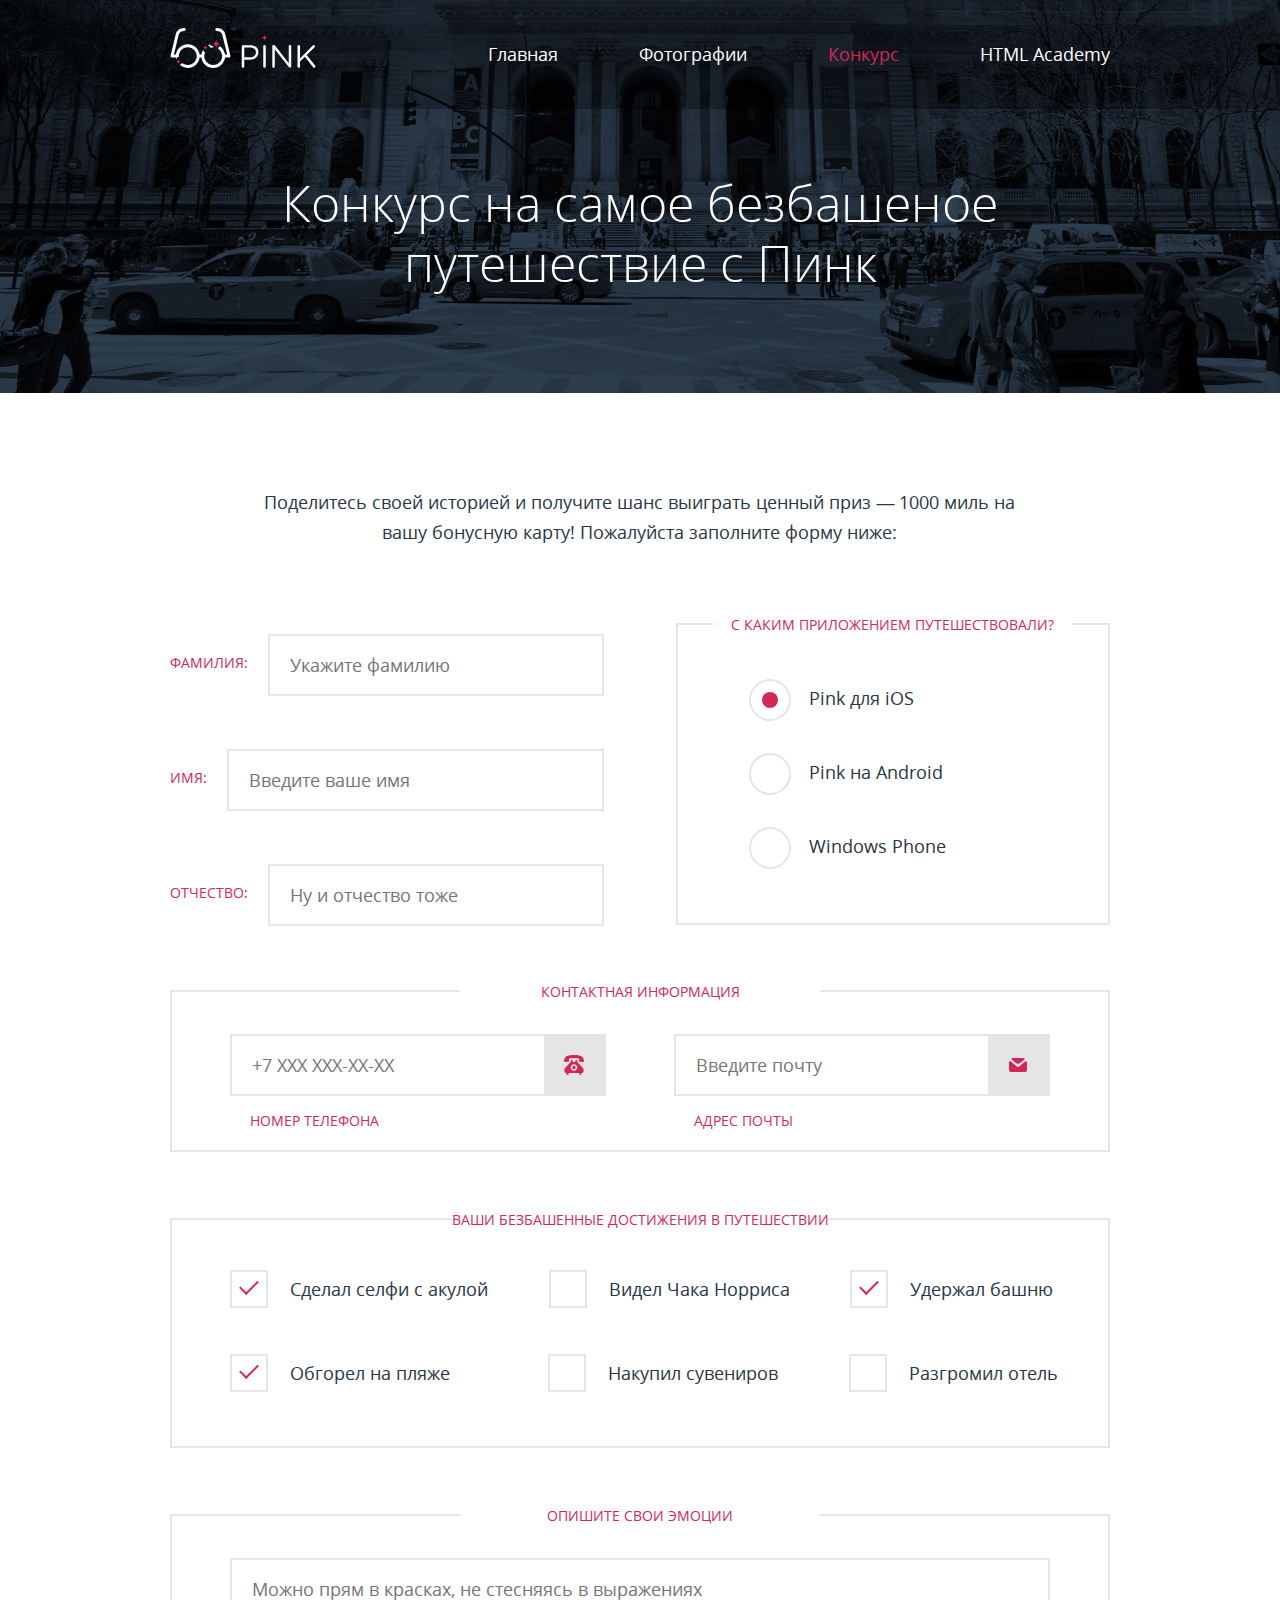
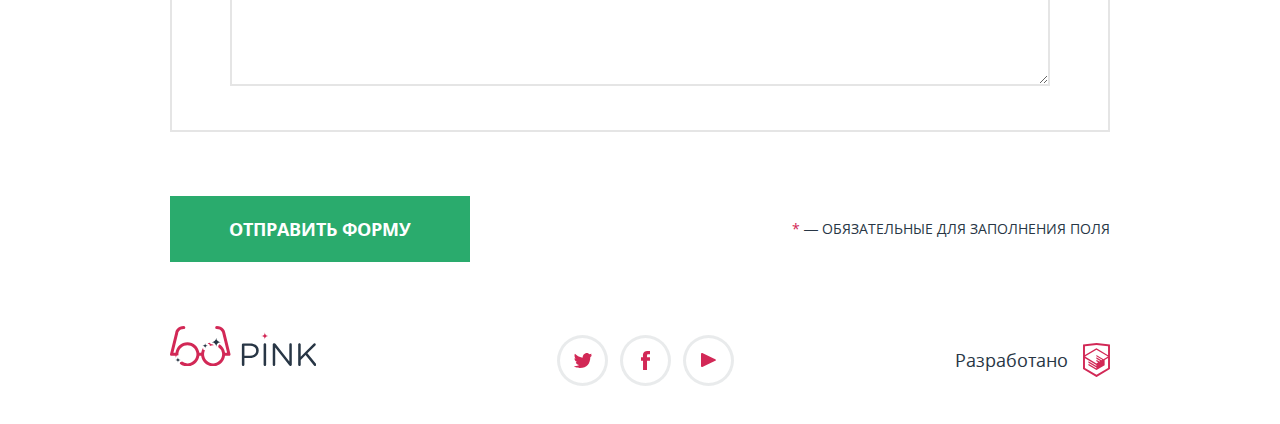
<file: pink/contest.html>
<!DOCTYPE html>
<html class="no-js" lang="ru">
  <head>
    <meta charset="utf-8">
    <meta name="viewport" content="width=device-width, initial-scale=1">
    <title>Пинк</title>
    <script src="js/picturefill.min.js"></script>
    <link rel="stylesheet" href="css/style.min.css">
    <script>
      document.documentElement.className = document.documentElement.className.replace('no-js', 'js');
    </script>
  </head>
  <body>
    <div class="svg-wrapper">
      <svg><symbol viewBox="-35.422 -7.96 31.92 31.92" id="icon-editor-contrast"><title>icon-editor-contrast</title><path class="icon-editor-contrast" d="M-19.462-3.96c6.595 0 11.96 5.365 11.96 11.96s-5.365 11.96-11.96 11.96-11.96-5.365-11.96-11.96 5.365-11.96 11.96-11.96m0-4c-8.814 0-15.96 7.145-15.96 15.96 0 8.813 7.146 15.96 15.96 15.96S-3.502 16.813-3.502 8c0-8.815-7.146-15.96-15.96-15.96z"/><path d="M-19.462 16.331a8.519 8.519 0 0 0 8.52-8.52 8.518 8.518 0 0 0-8.52-8.519"/></symbol><symbol viewBox="0 0 48 48" id="icon-editor-crop"><title>icon-editor-crop</title><path fill="none" d="M0 0h48v48H0V0z"/><path class="icon-editor-crop" d="M34 30h4V14c0-2.21-1.79-4-4-4H18v4h16v16zm-20 4V2h-4v8H2v4h8v20c0 2.21 1.79 4 4 4h20v8h4v-8h8v-4H14z"/></symbol><symbol viewBox="0 0 48 48" id="icon-editor-fill"><title>icon-editor-fill</title><path fill="none" d="M0 0h48v48H0V0z"/><path class="icon-editor-fill" d="M33.12 17.88L15.24 0l-2.83 2.83 4.76 4.76L6.88 17.88a3 3 0 0 0 0 4.24l11 11c.58.59 1.35.88 2.12.88s1.54-.29 2.12-.88l11-11a3 3 0 0 0 0-4.24zM10.41 20L20 10.42 29.59 20H10.41zM38 23s-4 4.33-4 7c0 2.21 1.79 4 4 4s4-1.79 4-4c0-2.67-4-7-4-7zM0 40h48v3H0z"/></symbol><symbol viewBox="0 0 26.943 34.09" id="logo-htmlacademy"><title>logo-htmlacademy</title><path class="logo-htmlacademy" d="M13.62.017L13.472 0 0 1.412v24.661l13.472 8.017 13.43-7.99.042-.026V1.412L13.62.017zm11.399 12.11L13.495 5.334l-.001-.104-.087.05-.088-.056v.109L1.925 12.118V3.147l11.547-1.212 11.547 1.212v8.98zm-11.614-5.34L24.923 13.5l-4.479 2.64-7.093-4.221-.013 1.415 5.904 3.513-.86.507-5.031-2.992-.013 1.415 3.827 2.275-.782.523-3.032-1.787-.013 1.413 1.852 1.091-1.8 1.081-11.356-6.751 11.371-6.835zm-11.48 8.34l11.411 6.791.015 1.044-7.941-4.728-.015 1.416 7.979 4.796.017 1.076-7.972-4.741-.013 1.415 8.021 4.821.045.026 8.143-4.872v-1.268l-.011-.148v-3.761l3.415-2.036v10.02L13.472 31.85 1.925 24.979v-9.852z"/></symbol><symbol viewBox="0 0 146.3 40.375" id="logo-pink-blue"><title>logo-pink-blue</title><path class="logo__pink logo__pink--footer" d="M71.874 18.661c0-.708.58-1.288 1.256-1.288h7.18c5.087 0 8.436 2.704 8.436 7.146v.063c0 4.86-4.057 7.373-8.854 7.373h-5.475v6.825c0 .708-.58 1.287-1.289 1.287-.676 0-1.256-.58-1.256-1.287l.002-20.119zm8.114 10.98c3.734 0 6.182-1.996 6.182-4.959v-.062c0-3.221-2.414-4.894-6.053-4.894h-5.699v9.917h5.57v-.002zM93.603 18.5c0-.708.579-1.288 1.255-1.288.709 0 1.288.58 1.288 1.288v20.283a1.29 1.29 0 0 1-1.288 1.287c-.676 0-1.255-.579-1.255-1.287V18.5zM102.744 18.532c0-.676.58-1.256 1.256-1.256h.354c.58 0 .935.29 1.288.74l13.684 17.45V18.468c0-.676.547-1.256 1.256-1.256.676 0 1.225.58 1.225 1.256v20.349c0 .677-.48 1.19-1.158 1.19h-.129c-.548 0-.936-.321-1.318-.772l-13.976-17.867v17.449c0 .677-.547 1.257-1.257 1.257-.676 0-1.223-.58-1.223-1.257V18.532h-.002zM128.173 18.5c0-.708.58-1.288 1.257-1.288.708 0 1.286.58 1.286 1.288v12.331l12.848-13.168c.29-.257.579-.451.998-.451.676 0 1.225.612 1.225 1.256 0 .354-.162.644-.42.901l-7.984 7.92 8.564 10.561c.225.291.354.547.354.936 0 .676-.577 1.288-1.285 1.288-.482 0-.807-.259-1.03-.58l-8.401-10.464-4.863 4.861v4.895a1.29 1.29 0 0 1-1.286 1.288c-.677 0-1.257-.58-1.257-1.288V18.5h-.006z"/><path class="logo__stars logo__stars--footer" fill="#D22856" d="M98.498 9.875a3.623 3.623 0 0 1-3.623-3.624 3.625 3.625 0 0 1-3.625 3.624 3.625 3.625 0 0 1 3.625 3.624 3.623 3.623 0 0 1 3.623-3.624z"/><path class="logo__glasses logo__glasses--footer-mobile" fill="#D22856" d="M60.462 28.016L55.287 6.651C54.926 4.303 52.694 0 46.688 0a1.5 1.5 0 1 0 0 3c4.856 0 5.575 3.729 5.639 4.143l4.767 19.701h-2.073c-.742-5.927-5.802-10.531-11.927-10.531s-11.186 4.604-11.927 10.531h-1.82c-.741-5.927-5.802-10.531-11.927-10.531S6.235 20.917 5.493 26.844H3.42L8.187 7.143C8.25 6.729 8.97 3 13.826 3a1.5 1.5 0 1 0 0-3C7.82 0 5.588 4.303 5.227 6.651L.052 28.016c-.266 1.109.531 1.826 1.426 1.826.012 0 .023.004.036.004h3.982c.741 5.926 5.802 10.53 11.927 10.53s11.185-4.604 11.927-10.53h1.814c.742 5.926 5.802 10.53 11.927 10.53s11.186-4.604 11.927-10.53H59c.012 0 .023-.004.036-.004.895 0 1.692-.717 1.426-1.826zm-34.147 1.828c-.715 4.272-4.421 7.531-8.896 7.531s-8.18-3.259-8.896-7.531c-.082-.488-.135-.988-.135-1.5s.053-1.011.135-1.5c.715-4.271 4.421-7.531 8.896-7.531s8.18 3.26 8.896 7.531c.082.489.135.988.135 1.5s-.053 1.011-.135 1.5zm25.675 0c-.716 4.272-4.421 7.531-8.896 7.531-4.475 0-8.181-3.259-8.896-7.531-.082-.488-.135-.988-.135-1.5s.053-1.011.135-1.5c.716-4.271 4.421-7.531 8.896-7.531 4.475 0 8.181 3.26 8.896 7.531.082.489.135.988.135 1.5s-.053 1.011-.135 1.5z"/><path class="logo__glasses logo__glasses--footer-desktop" fill="#D22856" d="M43.094 19.313c.246 0 .489.014.73.033a2.491 2.491 0 0 0-2.136-1.221 1.994 1.994 0 0 1-1.884-1.354c-.727.208-1.425.482-2.089.816.062.017.122.038.188.038a2 2 0 0 1 2 2c0 .096-.015.188-.028.281 1-.382 2.084-.593 3.219-.593z"/><path class="logo__glasses logo__glasses--footer-desktop" fill="#D22856" d="M60.462 28.016L55.287 6.651C54.926 4.303 52.694 0 46.688 0a1.5 1.5 0 1 0 0 3c4.856 0 5.575 3.729 5.639 4.143l4.767 19.701h-2.073c-.445-3.557-2.453-6.628-5.305-8.522a2.503 2.503 0 0 0-1.529 2.303c0 .088-.015.171-.026.256a9.034 9.034 0 0 1 3.829 5.965c.082.488.135.987.135 1.5 0 .512-.053 1.012-.135 1.5-.716 4.271-4.421 7.53-8.896 7.53-4.475 0-8.181-3.259-8.896-7.53a9.035 9.035 0 0 1-.135-1.5c0-.513.053-1.012.135-1.5a8.945 8.945 0 0 1 .808-2.484 1.994 1.994 0 0 1-1.852-1.984.739.739 0 0 0-.192-.488 11.95 11.95 0 0 0-1.795 4.957h-1.82c-.741-5.927-5.802-10.531-11.927-10.531S6.235 20.917 5.493 26.844H3.42L8.187 7.143C8.25 6.729 8.97 3 13.826 3a1.5 1.5 0 1 0 0-3C7.82 0 5.588 4.303 5.227 6.651L.052 28.016c-.266 1.109.531 1.826 1.426 1.826.012 0 .023.004.036.004h3.982c.079.629.215 1.237.387 1.831a.726.726 0 0 0 .102-.354 2 2 0 0 1 2-2c.166 0 .324.024.478.062a8.337 8.337 0 0 1-.074-1.042c0-.512.053-1.011.135-1.5.715-4.271 4.421-7.531 8.896-7.531s8.18 3.26 8.896 7.531c.082.489.135.988.135 1.5s-.053 1.012-.135 1.5c-.715 4.272-4.421 7.531-8.896 7.531a8.959 8.959 0 0 1-5.386-1.794c-.35.302-.8.491-1.299.491a.75.75 0 0 0-.749.748c0 .289-.065.563-.176.812a11.94 11.94 0 0 0 7.614 2.743c6.125 0 11.185-4.604 11.927-10.529h1.814c.742 5.926 5.802 10.529 11.927 10.529s11.186-4.604 11.927-10.529H59c.012 0 .023-.005.036-.005.895.002 1.692-.715 1.426-1.824z"/><g><path class="logo__stars logo__stars--footer" fill="#283645" d="M50.686 16.125a4.499 4.499 0 0 1-4.499-4.499 4.499 4.499 0 0 1-4.499 4.499 4.499 4.499 0 0 1 4.499 4.499 4.498 4.498 0 0 1 4.499-4.499z"/></g><g><path class="logo__stars logo__stars--footer" fill="#283645" d="M37.904 19.626a2.748 2.748 0 0 1-2.749-2.749 2.748 2.748 0 0 1-2.749 2.749 2.747 2.747 0 0 1 2.749 2.749 2.748 2.748 0 0 1 2.749-2.749z"/></g><g><path class="logo__stars logo__stars--footer" fill="#283645" d="M10.734 34.072a2.748 2.748 0 0 1-2.749-2.75c0 1.52-1.23 2.75-2.749 2.75a2.747 2.747 0 0 1 2.749 2.748 2.748 2.748 0 0 1 2.749-2.748z"/></g></symbol><symbol viewBox="0 0 146.3 40.375" id="logo-pink-white"><title>logo-pink-white</title><g class="logo__pink logo__pink--header"><path d="M71.874 18.661c0-.708.58-1.288 1.256-1.288h7.18c5.087 0 8.436 2.704 8.436 7.146v.064c0 4.861-4.057 7.373-8.854 7.373h-5.475v6.825c0 .708-.58 1.288-1.288 1.288-.676 0-1.256-.58-1.256-1.288v-20.12zm8.114 10.98c3.734 0 6.182-1.996 6.182-4.959v-.063c0-3.22-2.414-4.894-6.053-4.894h-5.699v9.917h5.57v-.001zM93.603 18.5c0-.708.579-1.288 1.255-1.288.709 0 1.288.58 1.288 1.288v20.283a1.29 1.29 0 0 1-1.288 1.287c-.676 0-1.255-.579-1.255-1.287V18.5zM102.744 18.532c0-.676.58-1.256 1.256-1.256h.354c.58 0 .935.29 1.288.74l13.684 17.45V18.468c0-.676.547-1.256 1.256-1.256.676 0 1.224.58 1.224 1.256v20.349c0 .676-.481 1.19-1.158 1.19h-.129c-.548 0-.935-.321-1.319-.772l-13.975-17.868v17.45c0 .676-.547 1.256-1.256 1.256-.676 0-1.223-.58-1.223-1.256V18.532h-.002zM128.173 18.5c0-.708.58-1.288 1.257-1.288.708 0 1.286.58 1.286 1.288v12.331l12.848-13.168c.29-.257.579-.451.998-.451.676 0 1.225.612 1.225 1.256 0 .354-.162.644-.42.901l-7.984 7.92 8.564 10.561c.225.291.354.547.354.935 0 .676-.578 1.288-1.286 1.288-.483 0-.806-.258-1.03-.58l-8.402-10.463-4.863 4.861v4.894a1.29 1.29 0 0 1-1.286 1.288c-.677 0-1.257-.58-1.257-1.288V18.5h-.004z"/></g><g class="logo__pink logo__pink--header-mobile"><path d="M0 1.449C0 .741.58.161 1.256.161h7.18c5.087 0 8.436 2.704 8.436 7.147v.064c0 4.861-4.057 7.373-8.854 7.373H2.544v6.825c0 .708-.58 1.288-1.288 1.288C.58 22.859 0 22.279 0 21.571V1.449zm8.114 10.979c3.734 0 6.182-1.996 6.182-4.958v-.065c0-3.22-2.415-4.894-6.054-4.894H2.544v9.917h5.57zM21.729 1.288C21.729.58 22.308 0 22.983 0c.709 0 1.288.58 1.288 1.288v20.283c0 .708-.579 1.288-1.288 1.288-.676 0-1.255-.58-1.255-1.288V1.288zM30.87 1.32c0-.676.579-1.256 1.256-1.256h.354c.58 0 .934.29 1.288.74l13.684 17.45V1.256A1.256 1.256 0 0 1 48.707 0c.676 0 1.223.58 1.223 1.256v20.348c0 .676-.482 1.191-1.158 1.191h-.129c-.548 0-.934-.322-1.32-.772L33.349 4.153v17.45c0 .676-.547 1.256-1.255 1.256-.677 0-1.224-.58-1.224-1.256V1.32zM56.3 1.288C56.3.58 56.879 0 57.556 0c.708 0 1.287.58 1.287 1.288v12.331L71.689.451c.29-.258.58-.451.999-.451.676 0 1.224.612 1.224 1.256 0 .354-.161.644-.419.901l-7.984 7.92 8.564 10.561c.225.29.354.547.354.934 0 .676-.579 1.288-1.287 1.288-.483 0-.806-.258-1.03-.58l-8.403-10.463-4.862 4.861v4.894c0 .708-.579 1.288-1.287 1.288-.677 0-1.256-.58-1.256-1.288V1.288z"/></g><path class="logo__stars logo__stars--header" fill="#D22856" d="M98.498 9.875a3.623 3.623 0 0 1-3.623-3.624 3.625 3.625 0 0 1-3.625 3.624 3.625 3.625 0 0 1 3.625 3.624 3.623 3.623 0 0 1 3.623-3.624z"/><path class="logo__glasses logo__glasses--header-desktop" fill="#FFF" d="M43.094 19.313c.246 0 .489.014.73.033a2.491 2.491 0 0 0-2.136-1.221 1.994 1.994 0 0 1-1.884-1.354c-.727.208-1.425.482-2.089.816.062.017.122.038.188.038a2 2 0 0 1 2 2c0 .096-.015.188-.028.281 1-.382 2.084-.593 3.219-.593z"/><path class="logo__glasses logo__glasses--header-desktop" fill="#FFF" d="M60.462 28.016L55.287 6.651C54.926 4.303 52.694 0 46.688 0a1.5 1.5 0 1 0 0 3c4.856 0 5.575 3.729 5.639 4.143l4.767 19.701h-2.073c-.445-3.557-2.453-6.628-5.305-8.522a2.503 2.503 0 0 0-1.529 2.303c0 .088-.015.171-.026.256a9.034 9.034 0 0 1 3.829 5.964c.082.489.135.988.135 1.5s-.053 1.012-.135 1.5c-.716 4.272-4.421 7.531-8.896 7.531-4.475 0-8.181-3.259-8.896-7.531-.082-.488-.135-.988-.135-1.5s.053-1.011.135-1.5a8.949 8.949 0 0 1 .808-2.483 1.995 1.995 0 0 1-1.852-1.985.743.743 0 0 0-.192-.489 11.954 11.954 0 0 0-1.795 4.958h-1.82c-.741-5.927-5.802-10.531-11.927-10.531S6.235 20.917 5.493 26.844H3.42L8.187 7.143C8.25 6.729 8.97 3 13.826 3a1.5 1.5 0 1 0 0-3C7.82 0 5.588 4.303 5.227 6.651L.052 28.016c-.266 1.109.531 1.826 1.426 1.826.012 0 .023.004.036.004h3.982c.079.628.215 1.237.387 1.831a.726.726 0 0 0 .102-.354 2 2 0 0 1 2-2c.166 0 .324.025.478.063a8.337 8.337 0 0 1-.074-1.042c0-.512.053-1.011.135-1.5.715-4.271 4.421-7.531 8.896-7.531s8.18 3.26 8.896 7.531c.082.489.135.988.135 1.5s-.053 1.012-.135 1.5c-.715 4.272-4.421 7.531-8.896 7.531a8.959 8.959 0 0 1-5.386-1.794c-.35.302-.8.491-1.299.491a.75.75 0 0 0-.749.748c0 .29-.065.564-.176.812a11.94 11.94 0 0 0 7.614 2.743c6.125 0 11.185-4.604 11.927-10.53h1.814c.742 5.926 5.802 10.53 11.927 10.53s11.186-4.604 11.927-10.53H59c.012 0 .023-.004.036-.004.895.001 1.692-.716 1.426-1.825z"/><path class="logo__glasses logo__glasses--header-tablet" d="M60.462 28.016L55.287 6.651C54.926 4.303 52.694 0 46.688 0a1.5 1.5 0 1 0 0 3c4.856 0 5.575 3.729 5.639 4.143l4.767 19.701h-2.073c-.742-5.927-5.802-10.531-11.927-10.531s-11.186 4.604-11.927 10.531h-1.82c-.741-5.927-5.802-10.531-11.927-10.531S6.235 20.917 5.493 26.844H3.42L8.187 7.143C8.25 6.729 8.97 3 13.826 3a1.5 1.5 0 1 0 0-3C7.82 0 5.588 4.303 5.227 6.651L.052 28.016c-.266 1.109.531 1.826 1.426 1.826.012 0 .023.004.036.004h3.982c.741 5.926 5.802 10.53 11.927 10.53s11.185-4.604 11.927-10.53h1.814c.742 5.926 5.802 10.53 11.927 10.53s11.186-4.604 11.927-10.53H59c.012 0 .023-.004.036-.004.895 0 1.692-.717 1.426-1.826zm-34.147 1.828c-.715 4.272-4.421 7.531-8.896 7.531-4.475 0-8.18-3.259-8.896-7.531-.082-.488-.135-.988-.135-1.5s.053-1.011.135-1.5c.715-4.271 4.421-7.531 8.896-7.531 4.475 0 8.18 3.26 8.896 7.531.082.489.135.988.135 1.5s-.053 1.011-.135 1.5zm25.675 0c-.716 4.272-4.421 7.531-8.896 7.531-4.475 0-8.181-3.259-8.896-7.531-.082-.488-.135-.988-.135-1.5s.053-1.011.135-1.5c.716-4.271 4.421-7.531 8.896-7.531 4.475 0 8.181 3.26 8.896 7.531.082.489.135.988.135 1.5s-.053 1.011-.135 1.5z"/><path class="logo__stars logo__stars--header" fill="#D22856" d="M50.686 16.125a4.499 4.499 0 0 1-4.499-4.499 4.499 4.499 0 0 1-4.499 4.499 4.499 4.499 0 0 1 4.499 4.499 4.498 4.498 0 0 1 4.499-4.499z"/><g><path class="logo__stars logo__stars--header" fill="#D22856" d="M37.904 19.626a2.748 2.748 0 0 1-2.749-2.749 2.748 2.748 0 0 1-2.749 2.749 2.747 2.747 0 0 1 2.749 2.749 2.748 2.748 0 0 1 2.749-2.749z"/></g><g><path class="logo__stars logo__stars--header" fill="#D22856" d="M10.734 34.072a2.748 2.748 0 0 1-2.749-2.75c0 1.52-1.23 2.75-2.749 2.75a2.747 2.747 0 0 1 2.749 2.748 2.748 2.748 0 0 1 2.749-2.748z"/></g></symbol></svg>
    </div>
    <header class="main-header">
      <nav class="main-menu">
        <div class="main-menu__wrapper">
          <div class="main-menu__item main-menu__item--header">
            <div class="main-menu__wrapper-header">
              <a class="logo logo--header" href="index.html">
                <svg class="logo__image logo__image--header" width="146" height="40">
                  <use width="146" height="40" xlink:href="#logo-pink-white"></use>
                </svg>
                Pink
              </a>
              <button class="main-menu__btn" type="button">Меню</button>
            </div>
          </div>
          <ul class="main-menu__list">
            <li>
              <a class="main-menu__item" href="index.html">Главная</a>
            </li>
            <li>
              <a class="main-menu__item" href="photo.html">Фотографии</a>
            </li>
            <li>
              <a class="main-menu__item main-menu__item--active">Конкурс</a>
            </li>
            <li>
              <a class="main-menu__item" href="https://htmlacademy.ru">HTML Academy</a>
            </li>
          </ul>
        </div>
      </nav>
      <h1>Конкурс на самое безбашеное путешествие с Пинк</h1>
    </header>
    <main>
      <form class="contest-request" action="https://echo.htmlacademy.ru" method="post">
        <p class="contest-request__slogan">
          Поделитесь своей историей и получите шанс выиграть ценный приз — 1000 миль на вашу бонусную карту! <span class="contest-request__please">Пожалуйста заполните форму ниже:</span>
        </p>
        <div class="contest-request__fullname">
          <label class="contest-request__label contest-request__label--text" for="lastname"><span class="contest-request__label-name">Фамилия:</span>
          <input class="contest-request__text-field" id="lastname" type="text" name="lastname" placeholder="Укажите фамилию" required></label>
          <label class="contest-request__label contest-request__label--text" for="name"><span class="contest-request__label-name">Имя:</span>
          <input class="contest-request__text-field" id="name" type="text" name="name" placeholder="Введите ваше имя" required></label>
          <label class="contest-request__label contest-request__label--text" for="middlename"><span class="contest-request__label-name">Отчество:</span>
          <input class="contest-request__text-field" id="middlename" type="text" name="middlename" placeholder="Ну и отчество тоже"></label>
        </div>
        <div class="contest-request__travel-action">
          <fieldset class="contest-request__fieldset contest-request__fieldset--travel-action">
            <legend class="contest-request__title">
              Ваши безбашенные достижения в путешествии
            </legend>
            <div class="contest-request__flex contest-request__flex--travel-action">
              <input class="contest-request__checkbox" id="action-1" type="checkbox" name="travel-actions" value="1" checked>
              <label class="contest-request__label contest-request__label--checkbox" for="action-1">Сделал селфи с акулой</label>
              <input class="contest-request__checkbox" id="action-2" type="checkbox" name="travel-actions" value="2" checked>
              <label class="contest-request__label contest-request__label--checkbox" for="action-2">Обгорел на пляже</label>
              <input class="contest-request__checkbox" id="action-3" type="checkbox" name="travel-actions" value="3">
              <label class="contest-request__label contest-request__label--checkbox" for="action-3">Видел Чака Норриса</label>
              <input class="contest-request__checkbox" id="action-4" type="checkbox" name="travel-actions" value="4">
              <label class="contest-request__label contest-request__label--checkbox" for="action-4">Накупил сувениров</label>
              <input class="contest-request__checkbox" id="action-5" type="checkbox" name="travel-actions" value="5" checked>
              <label class="contest-request__label contest-request__label--checkbox" for="action-5">Удержал башню</label>
              <input class="contest-request__checkbox" id="action-6" type="checkbox" name="travel-actions" value="6">
              <label class="contest-request__label contest-request__label--checkbox" for="action-6">Разгромил отель</label>
            </div>
          </fieldset>
        </div>
        <div class="contest-request__contacts">
          <fieldset class="contest-request__fieldset contest-request__fieldset--contacts">
            <legend class="contest-request__title">Контактная информация</legend>
            <div class="contest-request__flex contest-request__flex--contacts">
              <label class="contest-request__label contest-request__label--text" for="telephone">Номер телефона</label>
              <input class="contest-request__text-field" id="telephone" type="tel" name="telephone" placeholder="+7 XXX XXX-XX-XX" required>
              <label class="contest-request__label contest-request__label--text" for="email">Адрес почты</label>
              <input class="contest-request__text-field" id="email" type="email" name="email" placeholder="Введите почту" required>
            </div>
          </fieldset>
        </div>
        <div class="contest-request__pink-version">
          <fieldset class="contest-request__fieldset contest-request__fieldset--pink-version">
            <legend class="contest-request__title">
              С каким приложением путешествовали?
            </legend>
            <div class="contest-request__flex contest-request__flex--pink-version">
              <input class="contest-request__radio" id="app-1" type="radio" name="application-version" value="1" checked>
              <label class="contest-request__label contest-request__label--radio" for="app-1">Pink для iOS</label>
              <input class="contest-request__radio" id="app-2" type="radio" name="application-version" value="2">
              <label class="contest-request__label contest-request__label--radio" for="app-2">Pink на Android</label>
              <input class="contest-request__radio" id="app-3" type="radio" name="application-version" value="3">
              <label class="contest-request__label contest-request__label--radio" for="app-3">Windows Phone</label>
            </div>
          </fieldset>
        </div>
        <div class="contest-request__story">
          <fieldset class="contest-request__fieldset contest-request__fieldset--story">
            <legend class="contest-request__title">Опишите свои эмоции</legend>
            <div class="contest-request__flex contest-request__flex--story">
              <textarea class="contest-request__text-field contest-request__text-field--story" id="story" placeholder="Можно прям в красках, не стесняясь в выражениях" required></textarea>
            </div>
          </fieldset>
        </div>
        <div class="contest-request__btns">
          <input class="contest-request__btn btn btn--green" type="submit" name="request" value="Отправить форму">
          <span class="contest-request__note"><span class="contest-request__star">*</span> &mdash; Обязательные <span class="contest-request__note-expand">для заполнения</span> поля</span>
        </div>
        <div class="popup">
          <div class="popup__message popup__message--failure">
            <h2 class="popup__title">Что-то пошло не так!</h2>
            <div class="popup__content">
              <p>Проверьте поля, выделенные красным, скорее всего вы забыли их заполнить</p>
            </div>
            <button class="popup__btn popup__btn--failure btn btn--green" type="button">ok</button>
          </div>
          <div class="popup__message popup__message--success">
            <h2 class="popup__title">Ваша заявка отправлена</h2>
            <div class="popup__content">
              <p>Спасибо за ваше участие, ваша заявка уже поступила к нам. В ближайшее время мы рассмотрим ее и оповестим вас.</p>
            </div>
            <button class="popup__btn popup__btn--success btn btn--green" type="button">Закрыть окно</button>
          </div>
        </div>
      </form>
    </main>
    <footer class="main-footer">
      <div class="main-footer__wrapper">
        <a class="main-footer__item logo logo--footer" href="index.html">
          <svg class="logo__image logo__image--footer" width="146" height="40">
            <use xlink:href="#logo-pink-blue"></use>
          </svg>
          Pink
        </a>
        <div class="main-footer__item social">
          <ul class="social__list">
            <li><a class="social__item social__item--twitter" href="https://twitter.com">Мы в Twitter</a></li>
            <li><a class="social__item social__item--fb" href="https://facebook.com">Мы на Facebook</a></li>
            <li><a class="social__item social__item--youtube" href="https://youtube.com">Мы на Youtube</a></li>
          </ul>
        </div>
        <div class="main-footer__item copyright">
          <span>Разработано</span>
          <a class="copyright__link" href="https://htmlacademy.ru">
            <svg width="27" height="34">
              <use xlink:href="#logo-htmlacademy"></use>
            </svg>
          </a>
        </div>
      </div>
    </footer>
    <script src="js/script.js"></script>
  </body>
</html>
</file>
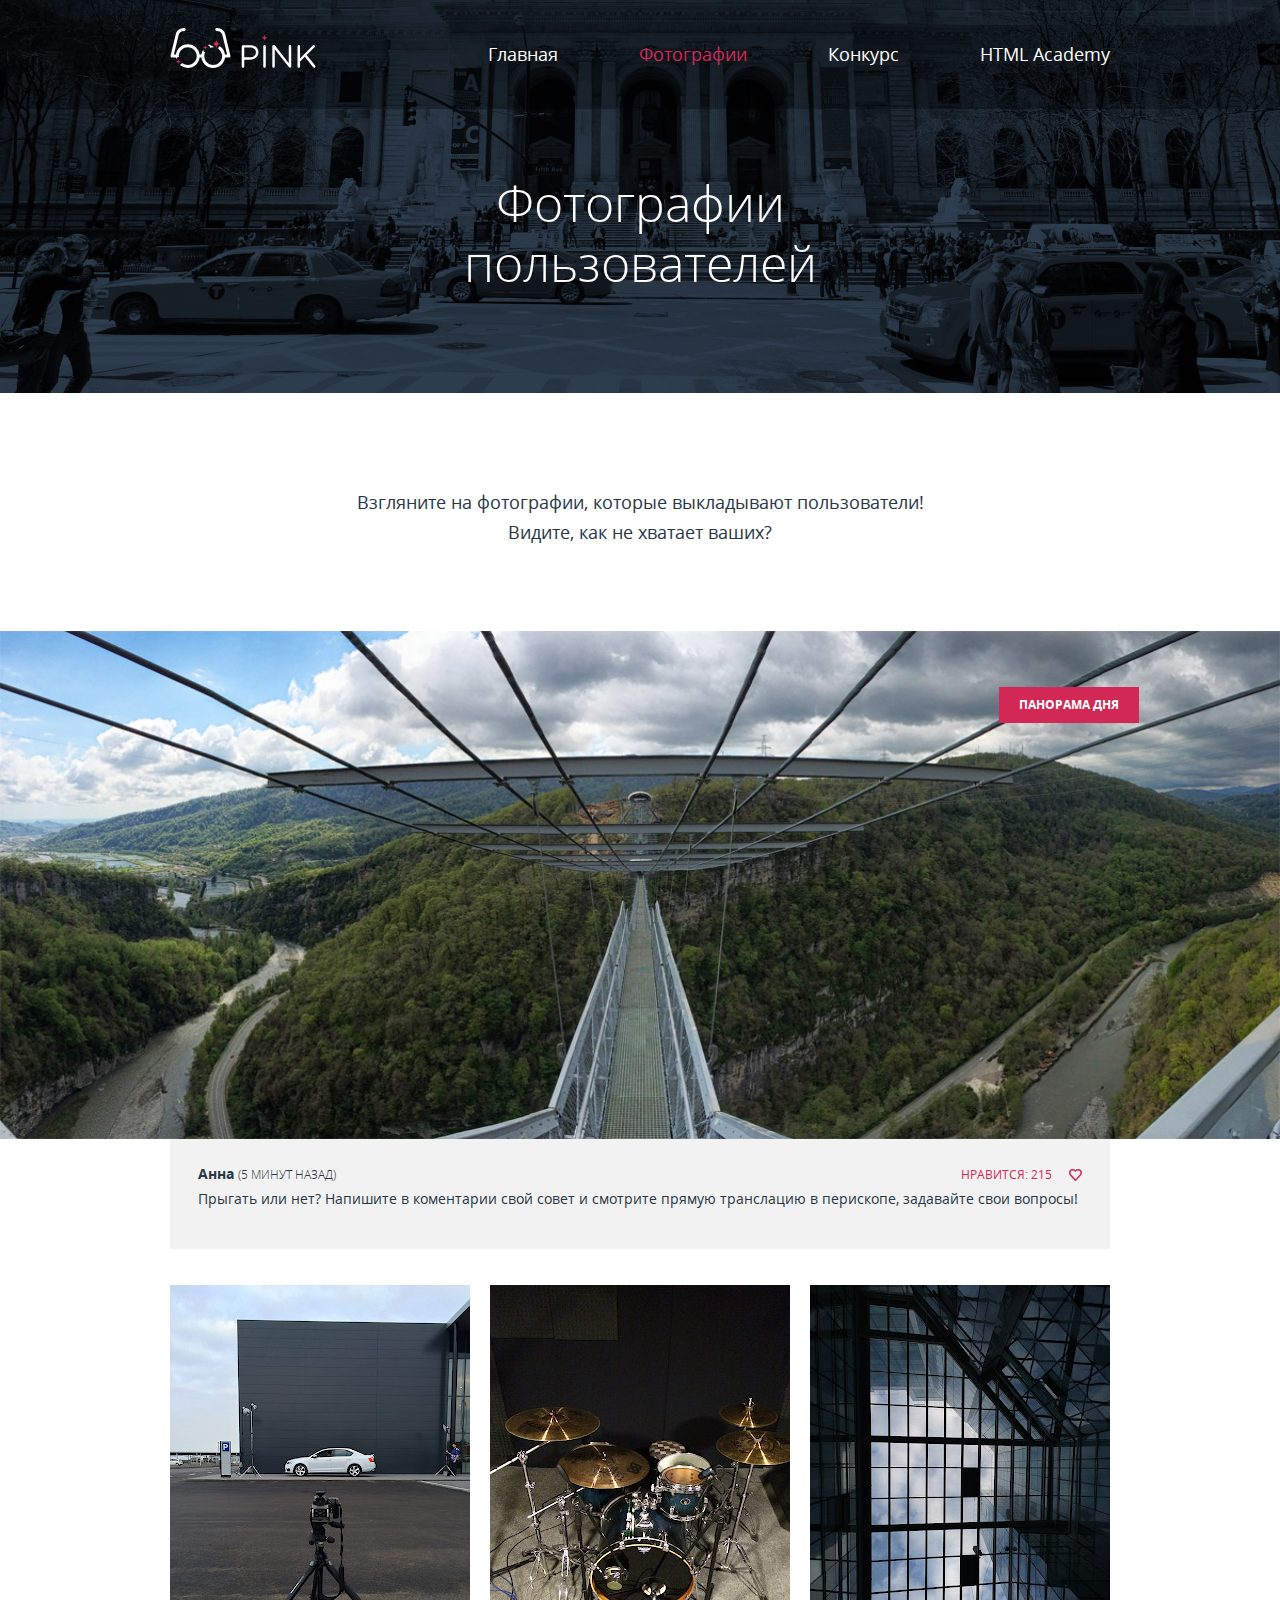
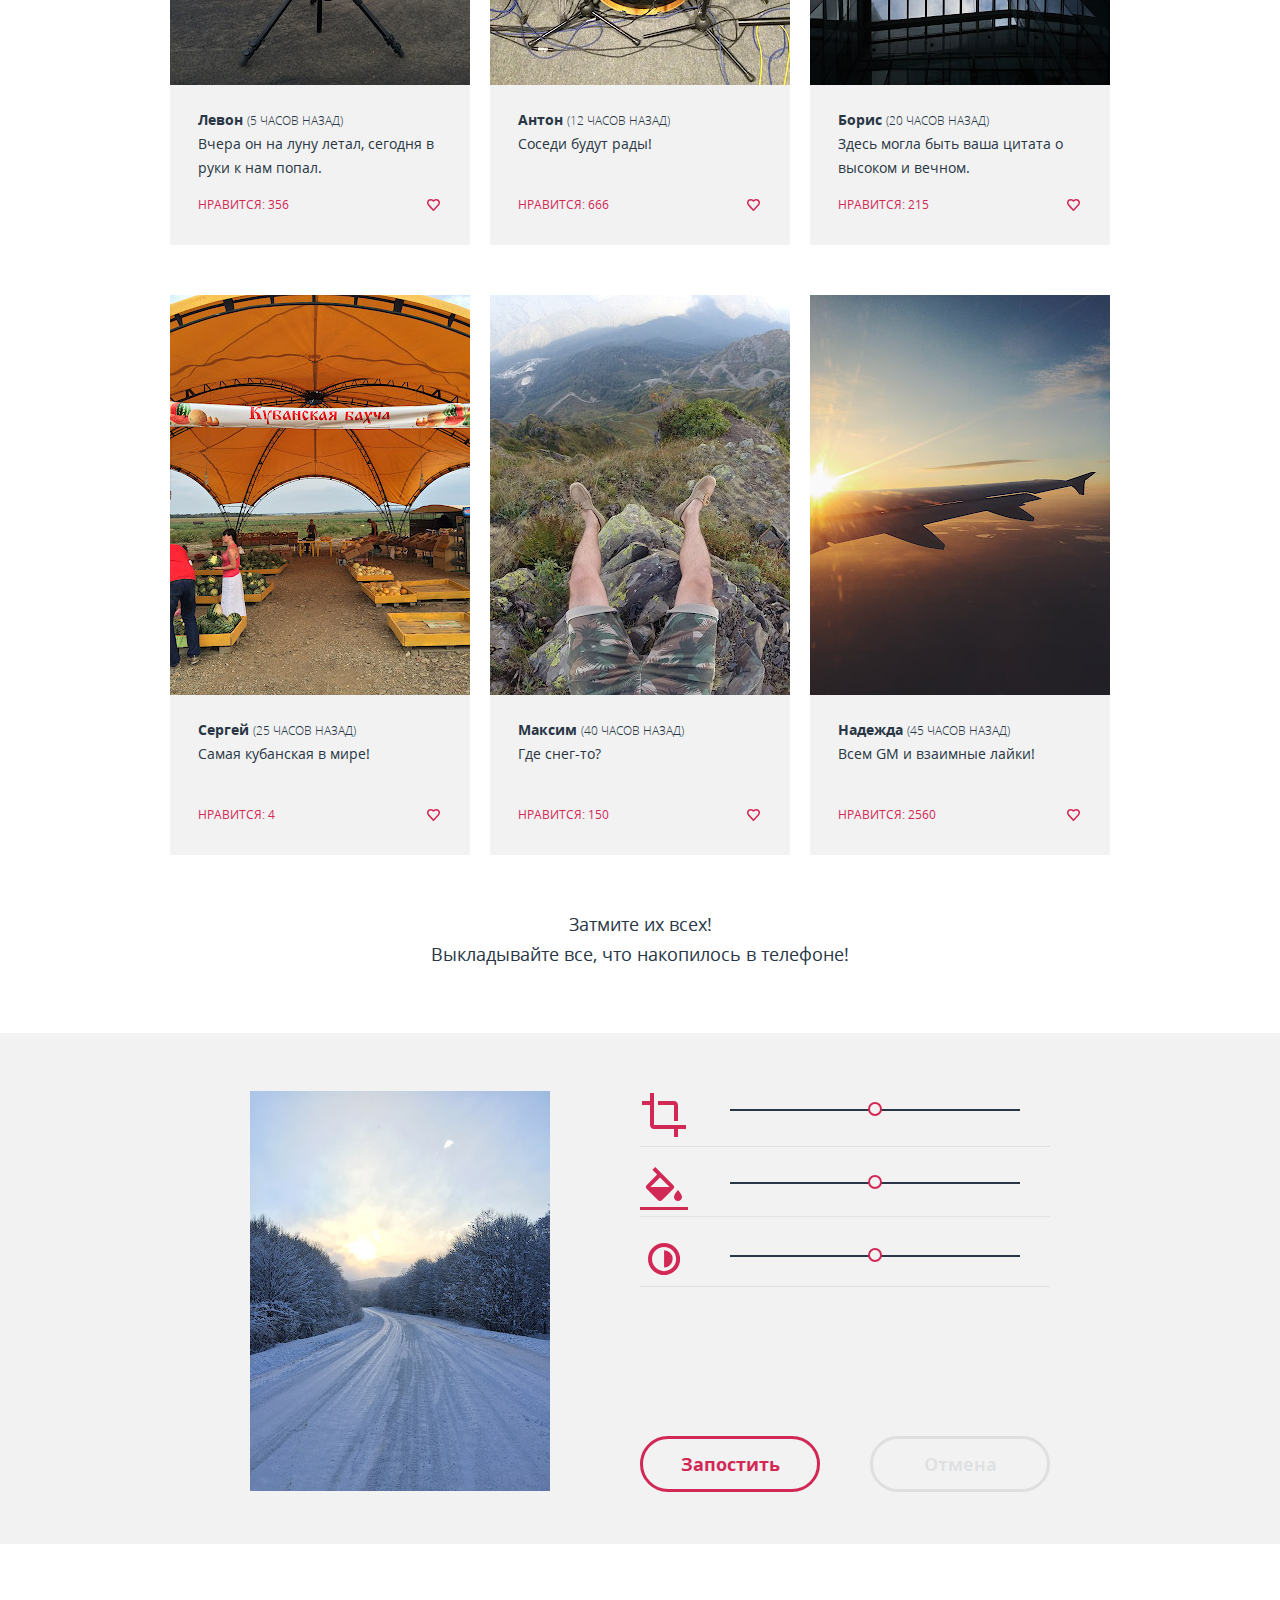
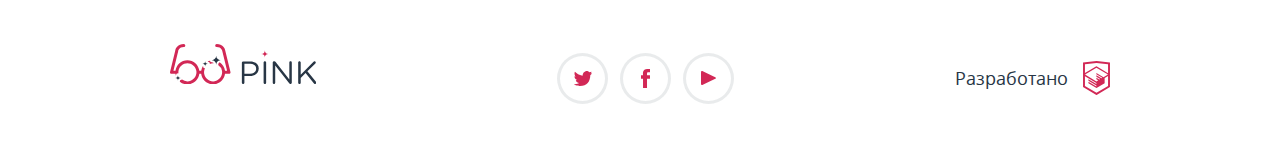
<file: pink/photo.html>
<!DOCTYPE html>
<html class="no-js" lang="ru">
  <head>
    <meta charset="utf-8">
    <meta name="viewport" content="width=device-width, initial-scale=1">
    <title>Пинк</title>
    <script src="js/picturefill.min.js"></script>
    <link rel="stylesheet" href="css/style.min.css">
    <script>
      document.documentElement.className = document.documentElement.className.replace('no-js', 'js');
    </script>
  </head>
  <body>
    <div class="svg-wrapper">
      <svg><symbol viewBox="-35.422 -7.96 31.92 31.92" id="icon-editor-contrast"><title>icon-editor-contrast</title><path class="icon-editor-contrast" d="M-19.462-3.96c6.595 0 11.96 5.365 11.96 11.96s-5.365 11.96-11.96 11.96-11.96-5.365-11.96-11.96 5.365-11.96 11.96-11.96m0-4c-8.814 0-15.96 7.145-15.96 15.96 0 8.813 7.146 15.96 15.96 15.96S-3.502 16.813-3.502 8c0-8.815-7.146-15.96-15.96-15.96z"/><path d="M-19.462 16.331a8.519 8.519 0 0 0 8.52-8.52 8.518 8.518 0 0 0-8.52-8.519"/></symbol><symbol viewBox="0 0 48 48" id="icon-editor-crop"><title>icon-editor-crop</title><path fill="none" d="M0 0h48v48H0V0z"/><path class="icon-editor-crop" d="M34 30h4V14c0-2.21-1.79-4-4-4H18v4h16v16zm-20 4V2h-4v8H2v4h8v20c0 2.21 1.79 4 4 4h20v8h4v-8h8v-4H14z"/></symbol><symbol viewBox="0 0 48 48" id="icon-editor-fill"><title>icon-editor-fill</title><path fill="none" d="M0 0h48v48H0V0z"/><path class="icon-editor-fill" d="M33.12 17.88L15.24 0l-2.83 2.83 4.76 4.76L6.88 17.88a3 3 0 0 0 0 4.24l11 11c.58.59 1.35.88 2.12.88s1.54-.29 2.12-.88l11-11a3 3 0 0 0 0-4.24zM10.41 20L20 10.42 29.59 20H10.41zM38 23s-4 4.33-4 7c0 2.21 1.79 4 4 4s4-1.79 4-4c0-2.67-4-7-4-7zM0 40h48v3H0z"/></symbol><symbol viewBox="0 0 26.943 34.09" id="logo-htmlacademy"><title>logo-htmlacademy</title><path class="logo-htmlacademy" d="M13.62.017L13.472 0 0 1.412v24.661l13.472 8.017 13.43-7.99.042-.026V1.412L13.62.017zm11.399 12.11L13.495 5.334l-.001-.104-.087.05-.088-.056v.109L1.925 12.118V3.147l11.547-1.212 11.547 1.212v8.98zm-11.614-5.34L24.923 13.5l-4.479 2.64-7.093-4.221-.013 1.415 5.904 3.513-.86.507-5.031-2.992-.013 1.415 3.827 2.275-.782.523-3.032-1.787-.013 1.413 1.852 1.091-1.8 1.081-11.356-6.751 11.371-6.835zm-11.48 8.34l11.411 6.791.015 1.044-7.941-4.728-.015 1.416 7.979 4.796.017 1.076-7.972-4.741-.013 1.415 8.021 4.821.045.026 8.143-4.872v-1.268l-.011-.148v-3.761l3.415-2.036v10.02L13.472 31.85 1.925 24.979v-9.852z"/></symbol><symbol viewBox="0 0 146.3 40.375" id="logo-pink-blue"><title>logo-pink-blue</title><path class="logo__pink logo__pink--footer" d="M71.874 18.661c0-.708.58-1.288 1.256-1.288h7.18c5.087 0 8.436 2.704 8.436 7.146v.063c0 4.86-4.057 7.373-8.854 7.373h-5.475v6.825c0 .708-.58 1.287-1.289 1.287-.676 0-1.256-.58-1.256-1.287l.002-20.119zm8.114 10.98c3.734 0 6.182-1.996 6.182-4.959v-.062c0-3.221-2.414-4.894-6.053-4.894h-5.699v9.917h5.57v-.002zM93.603 18.5c0-.708.579-1.288 1.255-1.288.709 0 1.288.58 1.288 1.288v20.283a1.29 1.29 0 0 1-1.288 1.287c-.676 0-1.255-.579-1.255-1.287V18.5zM102.744 18.532c0-.676.58-1.256 1.256-1.256h.354c.58 0 .935.29 1.288.74l13.684 17.45V18.468c0-.676.547-1.256 1.256-1.256.676 0 1.225.58 1.225 1.256v20.349c0 .677-.48 1.19-1.158 1.19h-.129c-.548 0-.936-.321-1.318-.772l-13.976-17.867v17.449c0 .677-.547 1.257-1.257 1.257-.676 0-1.223-.58-1.223-1.257V18.532h-.002zM128.173 18.5c0-.708.58-1.288 1.257-1.288.708 0 1.286.58 1.286 1.288v12.331l12.848-13.168c.29-.257.579-.451.998-.451.676 0 1.225.612 1.225 1.256 0 .354-.162.644-.42.901l-7.984 7.92 8.564 10.561c.225.291.354.547.354.936 0 .676-.577 1.288-1.285 1.288-.482 0-.807-.259-1.03-.58l-8.401-10.464-4.863 4.861v4.895a1.29 1.29 0 0 1-1.286 1.288c-.677 0-1.257-.58-1.257-1.288V18.5h-.006z"/><path class="logo__stars logo__stars--footer" fill="#D22856" d="M98.498 9.875a3.623 3.623 0 0 1-3.623-3.624 3.625 3.625 0 0 1-3.625 3.624 3.625 3.625 0 0 1 3.625 3.624 3.623 3.623 0 0 1 3.623-3.624z"/><path class="logo__glasses logo__glasses--footer-mobile" fill="#D22856" d="M60.462 28.016L55.287 6.651C54.926 4.303 52.694 0 46.688 0a1.5 1.5 0 1 0 0 3c4.856 0 5.575 3.729 5.639 4.143l4.767 19.701h-2.073c-.742-5.927-5.802-10.531-11.927-10.531s-11.186 4.604-11.927 10.531h-1.82c-.741-5.927-5.802-10.531-11.927-10.531S6.235 20.917 5.493 26.844H3.42L8.187 7.143C8.25 6.729 8.97 3 13.826 3a1.5 1.5 0 1 0 0-3C7.82 0 5.588 4.303 5.227 6.651L.052 28.016c-.266 1.109.531 1.826 1.426 1.826.012 0 .023.004.036.004h3.982c.741 5.926 5.802 10.53 11.927 10.53s11.185-4.604 11.927-10.53h1.814c.742 5.926 5.802 10.53 11.927 10.53s11.186-4.604 11.927-10.53H59c.012 0 .023-.004.036-.004.895 0 1.692-.717 1.426-1.826zm-34.147 1.828c-.715 4.272-4.421 7.531-8.896 7.531s-8.18-3.259-8.896-7.531c-.082-.488-.135-.988-.135-1.5s.053-1.011.135-1.5c.715-4.271 4.421-7.531 8.896-7.531s8.18 3.26 8.896 7.531c.082.489.135.988.135 1.5s-.053 1.011-.135 1.5zm25.675 0c-.716 4.272-4.421 7.531-8.896 7.531-4.475 0-8.181-3.259-8.896-7.531-.082-.488-.135-.988-.135-1.5s.053-1.011.135-1.5c.716-4.271 4.421-7.531 8.896-7.531 4.475 0 8.181 3.26 8.896 7.531.082.489.135.988.135 1.5s-.053 1.011-.135 1.5z"/><path class="logo__glasses logo__glasses--footer-desktop" fill="#D22856" d="M43.094 19.313c.246 0 .489.014.73.033a2.491 2.491 0 0 0-2.136-1.221 1.994 1.994 0 0 1-1.884-1.354c-.727.208-1.425.482-2.089.816.062.017.122.038.188.038a2 2 0 0 1 2 2c0 .096-.015.188-.028.281 1-.382 2.084-.593 3.219-.593z"/><path class="logo__glasses logo__glasses--footer-desktop" fill="#D22856" d="M60.462 28.016L55.287 6.651C54.926 4.303 52.694 0 46.688 0a1.5 1.5 0 1 0 0 3c4.856 0 5.575 3.729 5.639 4.143l4.767 19.701h-2.073c-.445-3.557-2.453-6.628-5.305-8.522a2.503 2.503 0 0 0-1.529 2.303c0 .088-.015.171-.026.256a9.034 9.034 0 0 1 3.829 5.965c.082.488.135.987.135 1.5 0 .512-.053 1.012-.135 1.5-.716 4.271-4.421 7.53-8.896 7.53-4.475 0-8.181-3.259-8.896-7.53a9.035 9.035 0 0 1-.135-1.5c0-.513.053-1.012.135-1.5a8.945 8.945 0 0 1 .808-2.484 1.994 1.994 0 0 1-1.852-1.984.739.739 0 0 0-.192-.488 11.95 11.95 0 0 0-1.795 4.957h-1.82c-.741-5.927-5.802-10.531-11.927-10.531S6.235 20.917 5.493 26.844H3.42L8.187 7.143C8.25 6.729 8.97 3 13.826 3a1.5 1.5 0 1 0 0-3C7.82 0 5.588 4.303 5.227 6.651L.052 28.016c-.266 1.109.531 1.826 1.426 1.826.012 0 .023.004.036.004h3.982c.079.629.215 1.237.387 1.831a.726.726 0 0 0 .102-.354 2 2 0 0 1 2-2c.166 0 .324.024.478.062a8.337 8.337 0 0 1-.074-1.042c0-.512.053-1.011.135-1.5.715-4.271 4.421-7.531 8.896-7.531s8.18 3.26 8.896 7.531c.082.489.135.988.135 1.5s-.053 1.012-.135 1.5c-.715 4.272-4.421 7.531-8.896 7.531a8.959 8.959 0 0 1-5.386-1.794c-.35.302-.8.491-1.299.491a.75.75 0 0 0-.749.748c0 .289-.065.563-.176.812a11.94 11.94 0 0 0 7.614 2.743c6.125 0 11.185-4.604 11.927-10.529h1.814c.742 5.926 5.802 10.529 11.927 10.529s11.186-4.604 11.927-10.529H59c.012 0 .023-.005.036-.005.895.002 1.692-.715 1.426-1.824z"/><g><path class="logo__stars logo__stars--footer" fill="#283645" d="M50.686 16.125a4.499 4.499 0 0 1-4.499-4.499 4.499 4.499 0 0 1-4.499 4.499 4.499 4.499 0 0 1 4.499 4.499 4.498 4.498 0 0 1 4.499-4.499z"/></g><g><path class="logo__stars logo__stars--footer" fill="#283645" d="M37.904 19.626a2.748 2.748 0 0 1-2.749-2.749 2.748 2.748 0 0 1-2.749 2.749 2.747 2.747 0 0 1 2.749 2.749 2.748 2.748 0 0 1 2.749-2.749z"/></g><g><path class="logo__stars logo__stars--footer" fill="#283645" d="M10.734 34.072a2.748 2.748 0 0 1-2.749-2.75c0 1.52-1.23 2.75-2.749 2.75a2.747 2.747 0 0 1 2.749 2.748 2.748 2.748 0 0 1 2.749-2.748z"/></g></symbol><symbol viewBox="0 0 146.3 40.375" id="logo-pink-white"><title>logo-pink-white</title><g class="logo__pink logo__pink--header"><path d="M71.874 18.661c0-.708.58-1.288 1.256-1.288h7.18c5.087 0 8.436 2.704 8.436 7.146v.064c0 4.861-4.057 7.373-8.854 7.373h-5.475v6.825c0 .708-.58 1.288-1.288 1.288-.676 0-1.256-.58-1.256-1.288v-20.12zm8.114 10.98c3.734 0 6.182-1.996 6.182-4.959v-.063c0-3.22-2.414-4.894-6.053-4.894h-5.699v9.917h5.57v-.001zM93.603 18.5c0-.708.579-1.288 1.255-1.288.709 0 1.288.58 1.288 1.288v20.283a1.29 1.29 0 0 1-1.288 1.287c-.676 0-1.255-.579-1.255-1.287V18.5zM102.744 18.532c0-.676.58-1.256 1.256-1.256h.354c.58 0 .935.29 1.288.74l13.684 17.45V18.468c0-.676.547-1.256 1.256-1.256.676 0 1.224.58 1.224 1.256v20.349c0 .676-.481 1.19-1.158 1.19h-.129c-.548 0-.935-.321-1.319-.772l-13.975-17.868v17.45c0 .676-.547 1.256-1.256 1.256-.676 0-1.223-.58-1.223-1.256V18.532h-.002zM128.173 18.5c0-.708.58-1.288 1.257-1.288.708 0 1.286.58 1.286 1.288v12.331l12.848-13.168c.29-.257.579-.451.998-.451.676 0 1.225.612 1.225 1.256 0 .354-.162.644-.42.901l-7.984 7.92 8.564 10.561c.225.291.354.547.354.935 0 .676-.578 1.288-1.286 1.288-.483 0-.806-.258-1.03-.58l-8.402-10.463-4.863 4.861v4.894a1.29 1.29 0 0 1-1.286 1.288c-.677 0-1.257-.58-1.257-1.288V18.5h-.004z"/></g><g class="logo__pink logo__pink--header-mobile"><path d="M0 1.449C0 .741.58.161 1.256.161h7.18c5.087 0 8.436 2.704 8.436 7.147v.064c0 4.861-4.057 7.373-8.854 7.373H2.544v6.825c0 .708-.58 1.288-1.288 1.288C.58 22.859 0 22.279 0 21.571V1.449zm8.114 10.979c3.734 0 6.182-1.996 6.182-4.958v-.065c0-3.22-2.415-4.894-6.054-4.894H2.544v9.917h5.57zM21.729 1.288C21.729.58 22.308 0 22.983 0c.709 0 1.288.58 1.288 1.288v20.283c0 .708-.579 1.288-1.288 1.288-.676 0-1.255-.58-1.255-1.288V1.288zM30.87 1.32c0-.676.579-1.256 1.256-1.256h.354c.58 0 .934.29 1.288.74l13.684 17.45V1.256A1.256 1.256 0 0 1 48.707 0c.676 0 1.223.58 1.223 1.256v20.348c0 .676-.482 1.191-1.158 1.191h-.129c-.548 0-.934-.322-1.32-.772L33.349 4.153v17.45c0 .676-.547 1.256-1.255 1.256-.677 0-1.224-.58-1.224-1.256V1.32zM56.3 1.288C56.3.58 56.879 0 57.556 0c.708 0 1.287.58 1.287 1.288v12.331L71.689.451c.29-.258.58-.451.999-.451.676 0 1.224.612 1.224 1.256 0 .354-.161.644-.419.901l-7.984 7.92 8.564 10.561c.225.29.354.547.354.934 0 .676-.579 1.288-1.287 1.288-.483 0-.806-.258-1.03-.58l-8.403-10.463-4.862 4.861v4.894c0 .708-.579 1.288-1.287 1.288-.677 0-1.256-.58-1.256-1.288V1.288z"/></g><path class="logo__stars logo__stars--header" fill="#D22856" d="M98.498 9.875a3.623 3.623 0 0 1-3.623-3.624 3.625 3.625 0 0 1-3.625 3.624 3.625 3.625 0 0 1 3.625 3.624 3.623 3.623 0 0 1 3.623-3.624z"/><path class="logo__glasses logo__glasses--header-desktop" fill="#FFF" d="M43.094 19.313c.246 0 .489.014.73.033a2.491 2.491 0 0 0-2.136-1.221 1.994 1.994 0 0 1-1.884-1.354c-.727.208-1.425.482-2.089.816.062.017.122.038.188.038a2 2 0 0 1 2 2c0 .096-.015.188-.028.281 1-.382 2.084-.593 3.219-.593z"/><path class="logo__glasses logo__glasses--header-desktop" fill="#FFF" d="M60.462 28.016L55.287 6.651C54.926 4.303 52.694 0 46.688 0a1.5 1.5 0 1 0 0 3c4.856 0 5.575 3.729 5.639 4.143l4.767 19.701h-2.073c-.445-3.557-2.453-6.628-5.305-8.522a2.503 2.503 0 0 0-1.529 2.303c0 .088-.015.171-.026.256a9.034 9.034 0 0 1 3.829 5.964c.082.489.135.988.135 1.5s-.053 1.012-.135 1.5c-.716 4.272-4.421 7.531-8.896 7.531-4.475 0-8.181-3.259-8.896-7.531-.082-.488-.135-.988-.135-1.5s.053-1.011.135-1.5a8.949 8.949 0 0 1 .808-2.483 1.995 1.995 0 0 1-1.852-1.985.743.743 0 0 0-.192-.489 11.954 11.954 0 0 0-1.795 4.958h-1.82c-.741-5.927-5.802-10.531-11.927-10.531S6.235 20.917 5.493 26.844H3.42L8.187 7.143C8.25 6.729 8.97 3 13.826 3a1.5 1.5 0 1 0 0-3C7.82 0 5.588 4.303 5.227 6.651L.052 28.016c-.266 1.109.531 1.826 1.426 1.826.012 0 .023.004.036.004h3.982c.079.628.215 1.237.387 1.831a.726.726 0 0 0 .102-.354 2 2 0 0 1 2-2c.166 0 .324.025.478.063a8.337 8.337 0 0 1-.074-1.042c0-.512.053-1.011.135-1.5.715-4.271 4.421-7.531 8.896-7.531s8.18 3.26 8.896 7.531c.082.489.135.988.135 1.5s-.053 1.012-.135 1.5c-.715 4.272-4.421 7.531-8.896 7.531a8.959 8.959 0 0 1-5.386-1.794c-.35.302-.8.491-1.299.491a.75.75 0 0 0-.749.748c0 .29-.065.564-.176.812a11.94 11.94 0 0 0 7.614 2.743c6.125 0 11.185-4.604 11.927-10.53h1.814c.742 5.926 5.802 10.53 11.927 10.53s11.186-4.604 11.927-10.53H59c.012 0 .023-.004.036-.004.895.001 1.692-.716 1.426-1.825z"/><path class="logo__glasses logo__glasses--header-tablet" d="M60.462 28.016L55.287 6.651C54.926 4.303 52.694 0 46.688 0a1.5 1.5 0 1 0 0 3c4.856 0 5.575 3.729 5.639 4.143l4.767 19.701h-2.073c-.742-5.927-5.802-10.531-11.927-10.531s-11.186 4.604-11.927 10.531h-1.82c-.741-5.927-5.802-10.531-11.927-10.531S6.235 20.917 5.493 26.844H3.42L8.187 7.143C8.25 6.729 8.97 3 13.826 3a1.5 1.5 0 1 0 0-3C7.82 0 5.588 4.303 5.227 6.651L.052 28.016c-.266 1.109.531 1.826 1.426 1.826.012 0 .023.004.036.004h3.982c.741 5.926 5.802 10.53 11.927 10.53s11.185-4.604 11.927-10.53h1.814c.742 5.926 5.802 10.53 11.927 10.53s11.186-4.604 11.927-10.53H59c.012 0 .023-.004.036-.004.895 0 1.692-.717 1.426-1.826zm-34.147 1.828c-.715 4.272-4.421 7.531-8.896 7.531-4.475 0-8.18-3.259-8.896-7.531-.082-.488-.135-.988-.135-1.5s.053-1.011.135-1.5c.715-4.271 4.421-7.531 8.896-7.531 4.475 0 8.18 3.26 8.896 7.531.082.489.135.988.135 1.5s-.053 1.011-.135 1.5zm25.675 0c-.716 4.272-4.421 7.531-8.896 7.531-4.475 0-8.181-3.259-8.896-7.531-.082-.488-.135-.988-.135-1.5s.053-1.011.135-1.5c.716-4.271 4.421-7.531 8.896-7.531 4.475 0 8.181 3.26 8.896 7.531.082.489.135.988.135 1.5s-.053 1.011-.135 1.5z"/><path class="logo__stars logo__stars--header" fill="#D22856" d="M50.686 16.125a4.499 4.499 0 0 1-4.499-4.499 4.499 4.499 0 0 1-4.499 4.499 4.499 4.499 0 0 1 4.499 4.499 4.498 4.498 0 0 1 4.499-4.499z"/><g><path class="logo__stars logo__stars--header" fill="#D22856" d="M37.904 19.626a2.748 2.748 0 0 1-2.749-2.749 2.748 2.748 0 0 1-2.749 2.749 2.747 2.747 0 0 1 2.749 2.749 2.748 2.748 0 0 1 2.749-2.749z"/></g><g><path class="logo__stars logo__stars--header" fill="#D22856" d="M10.734 34.072a2.748 2.748 0 0 1-2.749-2.75c0 1.52-1.23 2.75-2.749 2.75a2.747 2.747 0 0 1 2.749 2.748 2.748 2.748 0 0 1 2.749-2.748z"/></g></symbol></svg>
    </div>
    <header class="main-header">
      <nav class="main-menu">
        <div class="main-menu__wrapper">
          <div class="main-menu__item main-menu__item--header">
            <div class="main-menu__wrapper-header">
              <a class="logo logo--header" href="index.html">
                <svg class="logo__image logo__image--header" width="146" height="40">
                  <use width="146" height="40" xlink:href="#logo-pink-white"></use>
                </svg>
                Pink
              </a>
              <button class="main-menu__btn" type="button">Меню</button>
            </div>
          </div>
          <ul class="main-menu__list">
            <li>
              <a class="main-menu__item" href="index.html">Главная</a>
            </li>
            <li>
              <a class="main-menu__item main-menu__item--active">Фотографии</a>
            </li>
            <li>
              <a class="main-menu__item" href="contest.html">Конкурс</a>
            </li>
            <li>
              <a class="main-menu__item" href="https://htmlacademy.ru">HTML Academy</a>
            </li>
          </ul>
        </div>
      </nav>
      <h1>Фотографии<br> пользователей</h1>
    </header>
    <main>
      <section class="gallery">
        <h2 class="visually-hidden">Галлерея</h2>
        <p class="gallery__slogan">
          Взгляните на фотографии, которые выкладывают пользователи!  Видите, как не хватает ваших?
        </p>
        <div class="gallery__item gallery__item--panorama">
          <a class="gallery__image gallery__image--panorama" href="photo-page.html">
            <picture>
              <source media="(min-width: 1200px)" srcset="img/panorama-desktop@1x.jpg 1x, img/panorama-desktop@2x.jpg 2x">
              <source media="(min-width: 700px)" srcset="img/panorama-tablet@1x.jpg 1x, img/panorama-tablet@2x.jpg 2x">
              <img src="img/panorama-mobile@1x.jpg" srcset="img/panorama-mobile@2x.jpg 2x" alt="" width="320" height="137">
            </picture>
          </a>
          <div class="comment comment--panorama">
            <div class="comment__author">
              <b class="comment__author-name">Анна</b>
              <time class="comment__publication-time" datetime="2016-05-28T12:00:00">(5 минут назад)</time>
            </div>
            <div class="comment__content">
              <p>
                Прыгать или нет? Напишите в коментарии свой совет и смотрите прямую транслацию в перископе, задавайте свои вопросы!
              </p>
            </div>
            <div class="comment__likes">
              <span>Нравится: 215</span>
            </div>
          </div>
        </div>
        <ul class="gallery__list">
          <li class="gallery__item">
            <a class="gallery__image" href="photo-page.html">
              <picture>
                <source media="(min-width: 1200px)" srcset="img/photo-1-desktop@1x.jpg 1x, img/photo-1-desktop@2x.jpg 2x">
                <source media="(min-width: 700px)" srcset="img/photo-1-tablet@1x.jpg 1x, img/photo-1-tablet@2x.jpg 2x">
                <img src="img/photo-1-mobile@1x.jpg" srcset="img/photo-1-mobile@2x.jpg 2x" alt="" width="280" height="180">
              </picture>
            </a>
            <div class="comment">
              <div class="comment__author">
                <b class="comment__author-name">Левон</b>
                <time class="comment__publication-time" datetime="2016-05-28T12:00:00">(5 часов назад)</time>
              </div>
              <div class="comment__content">
                <p>
                  Вчера он на луну летал, сегодня в руки к нам попал.
                </p>
              </div>
              <div class="comment__likes">
                <span>Нравится: 356</span>
              </div>
            </div>
          </li>
          <li class="gallery__item">
            <a class="gallery__image" href="photo-page.html">
              <picture>
                <source media="(min-width: 1200px)" srcset="img/photo-2-desktop@1x.jpg 1x, img/photo-2-desktop@2x.jpg 2x">
                <source media="(min-width: 700px)" srcset="img/photo-2-tablet@1x.jpg 1x, img/photo-2-tablet@2x.jpg 2x">
                <img src="img/photo-2-mobile@1x.jpg" srcset="img/photo-2-mobile@2x.jpg 2x" alt="" width="280" height="180">
              </picture>
            </a>
            <div class="comment">
              <div class="comment__author">
                <b class="comment__author-name">Антон</b>
                <time class="comment__publication-time" datetime="2016-05-28T12:00:00">(12 часов назад)</time>
              </div>
              <div class="comment__content">
                <p>
                  Соседи будут рады!
                </p>
              </div>
              <div class="comment__likes">
                <span>Нравится: 666</span>
              </div>
            </div>
          </li>
          <li class="gallery__item">
            <a class="gallery__image" href="photo-page.html">
              <picture>
                <source media="(min-width: 1200px)" srcset="img/photo-3-desktop@1x.jpg 1x, img/photo-3-desktop@2x.jpg 2x">
                <source media="(min-width: 700px)" srcset="img/photo-3-tablet@1x.jpg 1x, img/photo-3-tablet@2x.jpg 2x">
                <img src="img/photo-3-mobile@1x.jpg" srcset="img/photo-3-mobile@2x.jpg 2x" alt="" width="280" height="180">
              </picture>
            </a>
            <div class="comment">
              <div class="comment__author">
                <b class="comment__author-name">Борис</b>
                <time class="comment__publication-time" datetime="2016-05-28T12:00:00">(20 часов назад)</time>
              </div>
              <div class="comment__content">
                <p>
                  Здесь могла быть ваша цитата о высоком и вечном.
                </p>
              </div>
              <div class="comment__likes">
                <span>Нравится: 215</span>
              </div>
            </div>
          </li>
          <li class="gallery__item">
            <a class="gallery__image" href="photo-page.html">
              <picture>
                <source media="(min-width: 1200px)" srcset="img/photo-4-desktop@1x.jpg 1x, img/photo-4-desktop@2x.jpg 2x">
                <source media="(min-width: 700px)" srcset="img/photo-4-tablet@1x.jpg 1x, img/photo-4-tablet@2x.jpg 2x">
                <img src="img/photo-4-mobile@1x.jpg" srcset="img/photo-4-mobile@2x.jpg 2x" alt="" width="280" height="180">
              </picture>
            </a>
            <div class="comment">
              <div class="comment__author">
                <b class="comment__author-name">Сергей</b>
                <time class="comment__publication-time" datetime="2016-05-28T12:00:00">(25 часов назад)</time>
              </div>
              <div class="comment__content">
                <p>
                  Самая кубанская в мире!
                </p>
              </div>
              <div class="comment__likes">
                <span>Нравится: 4</span>
              </div>
            </div>
          </li>
          <li class="gallery__item">
            <a class="gallery__image" href="photo-page.html">
              <picture>
                <source media="(min-width: 1200px)" srcset="img/photo-5-desktop@1x.jpg 1x, img/photo-5-desktop@2x.jpg 2x">
                <source media="(min-width: 700px)" srcset="img/photo-5-tablet@1x.jpg 1x, img/photo-5-tablet@2x.jpg 2x">
                <img src="img/photo-5-mobile@1x.jpg" srcset="img/photo-5-mobile@2x.jpg 2x" alt="" width="280" height="180">
              </picture>
            </a>
            <div class="comment">
              <div class="comment__author">
                <b class="comment__author-name">Максим</b>
                <time class="comment__publication-time" datetime="2016-05-28T12:00:00">(40 часов назад)</time>
              </div>
              <div class="comment__content">
                <p>
                  Где снег-то?
                </p>
              </div>
              <div class="comment__likes">
                <span>Нравится: 150</span>
              </div>
            </div>
          </li>
          <li class="gallery__item">
            <a class="gallery__image" href="photo-page.html">
              <picture>
                <source media="(min-width: 1200px)" srcset="img/photo-6-desktop@1x.jpg 1x, img/photo-6-desktop@2x.jpg 2x">
                <source media="(min-width: 700px)" srcset="img/photo-6-tablet@1x.jpg 1x, img/photo-6-tablet@2x.jpg 2x">
                <img src="img/photo-6-mobile@1x.jpg" srcset="img/photo-6-mobile@2x.jpg 2x" alt="" width="280" height="180">
              </picture>
            </a>
            <div class="comment">
              <div class="comment__author">
                <b class="comment__author-name">Надежда</b>
                <time class="comment__publication-time" datetime="2016-05-28T12:00:00">(45 часов назад)</time>
              </div>
              <div class="comment__content">
                <p>
                  Всем GM и взаимные лайки!
                </p>
              </div>
              <div class="comment__likes">
                <span>Нравится: 2560</span>
              </div>
            </div>
          </li>
        </ul>
      </section>
      <section class="upload-block">
        <h2 class="visually-hidden">Разместите свои фотографии</h2>
        <p class="upload-block__slogan">
          Затмите их всех!<br/>Выкладывайте все, что накопилось в телефоне!
        </p>
        <form class="upload-block__form" action="https://echo.htmlacademy.ru" method="post">
          <div class="upload-block__wrapper">
            <div class="upload-block__promo">
              <picture>
                <source media="(min-width: 1200px)" srcset="img/photo-7-desktop@1x.jpg 1x, img/photo-7-desktop@2x.jpg 2x">
                <source media="(min-width: 700px)" srcset="img/photo-7-tablet@1x.jpg 1x, img/photo-7-tablet@2x.jpg 2x">
                <img src="img/photo-7-mobile@1x.jpg" srcset="img/photo-7-mobile@2x.jpg 2x" alt="" width="280" height="374">
              </picture>
            </div>
            <div class="upload-block__filters filters">
              <div class="filters__label">
                <label class="filters__label-item filters__label-item--active filters__label-item--crop" for="crop-tool">
                  <svg class="filters__icon filters__icon--crop" width="48" height="48">
                    <use xlink:href="#icon-editor-crop"></use>
                  </svg>
                  Обрезать
                </label>
                <label class="filters__label-item filters__label-item--fill" for="fill-tool">
                  <svg class="filters__icon filters__icon--fill" width="48" height="48">
                    <use xlink:href="#icon-editor-fill"></use>
                  </svg>
                  Заливка
                </label>
                <label class="filters__label-item filters__label-item--contrast" for="contrast-tool">
                  <svg class="filters__icon filters__icon--contrast" width="48" height="48">
                    <use xlink:href="#icon-editor-contrast"></use>
                  </svg>
                  Контрастность
                </label>
              </div>
              <div class="filters__range">
                <input class="filters__range-item filters__range-item--crop" id="crop-tool" type="range" name="crop-tool" min="0" max="100">
                <input class="filters__range-item filters__range-item--fill filters__range-item--hidden" id="fill-tool" type="range" name="fill-tool" min="0" max="100">
                <input class="filters__range-item filters__range-item--contrast filters__range-item--hidden" id="contrast-tool" type="range" name="contrast-tool" min="0" max="100">
              </div>
            </div>
            <div class="upload-block__btns">
              <button class="btn btn--upload" type="submit">Запостить</button>
              <button class="btn btn--cancel" type="reset">Отмена</button>
            </div>
          </div>
        </form>
      </section>
    </main>
    <footer class="main-footer">
      <div class="main-footer__wrapper">
        <a class="main-footer__item logo logo--footer" href="index.html">
          <svg class="logo__image logo__image--footer" width="146" height="40">
            <use xlink:href="#logo-pink-blue"></use>
          </svg>
          Pink
        </a>
        <div class="main-footer__item social">
          <ul class="social__list">
            <li><a class="social__item social__item--twitter" href="https://twitter.com">Мы в Twitter</a></li>
            <li><a class="social__item social__item--fb" href="https://facebook.com">Мы на Facebook</a></li>
            <li><a class="social__item social__item--youtube" href="https://youtube.com">Мы на Youtube</a></li>
          </ul>
        </div>
        <div class="main-footer__item copyright">
          <span>Разработано</span>
          <a class="copyright__link" href="https://htmlacademy.ru">
            <svg width="27" height="34">
              <use xlink:href="#logo-htmlacademy"></use>
            </svg>
          </a>
        </div>
      </div>
    </footer>
    <script src="js/script.js"></script>
  </body>
</html>
</file>
<file: css/style.css>
body {
	font: 16px/18px Arial, sans-serif;
	color: white;
	background-color: #283645;
}

ul {
	margin: 0;
	padding: 0;
    font-size: 0;
	list-style: none;
}

.projects {
    min-width: 700px;
    max-width: 1200px;
    margin: 0 auto;
}

.projects h1 {
	text-align: center;
	font-size: 24px;
	line-height: 28px;
    text-transform: uppercase;
    color: #D22856;
}

.projects img {
    width: 100%;
    height: auto;
    max-width: 200px;
    border: 3px solid white;
	border-radius: 20px;
}

a:hover img{
	border-color: #D22856;
}

.projects__item {
	display: inline-block;
    margin: 0 2%;
    width: 22%;
    font-size: 16px;
    text-align: center;
	vertical-align: top;
}

.projects__type {
    display: block;
    margin-bottom: 10px;
}
</file>
<file: gllacy/css/style.min.css>
body,ul{padding:0}body{position:relative;font:16px/22px Roboto,Arial,sans-serif;color:#fff;background-color:#849d8f}ul{margin:0;list-style:none}a,a:visited{border-bottom:1px solid rgba(255,255,255,.3);color:#fff;text-decoration:none}a:active,a:hover{border-bottom-color:rgba(238,187,158,.3);color:#eebb9e}.centering-container{margin:0 auto;box-sizing:border-box;padding:0 2%;min-width:900px;max-width:1200px}.main-menu-item a::after,.submenu li:first-child:after{content:'';max-width:100%;height:1px}.btn{display:inline-block;padding:11px 23px;font:18px/24px Roboto,Arial,sans-serif;font-weight:700;text-align:center;color:#fff;outline:0;border-radius:23px;background:-webkit-linear-gradient(bottom,#e74a35,#f26843);background:linear-gradient(to top,#e74a35,#f26843);box-shadow:0 2px 2px 0 rgba(172,16,0,.64);vertical-align:top;cursor:pointer}.btn,.main-header a,.main-header a:active,.main-header a:hover,.main-header a:visited{border:none}.btn:hover{color:#fff;background-image:-webkit-linear-gradient(bottom,rgba(255,255,255,.2),rgba(255,255,255,.2)),-webkit-linear-gradient(bottom,#e74a35,#f26843);background-image:linear-gradient(to top,rgba(255,255,255,.2),rgba(255,255,255,.2)),linear-gradient(to top,#e74a35,#f26843);box-shadow:0 2px 2px 0 rgba(147,23,2,1)}.btn:active{color:#fff;background-image:-webkit-linear-gradient(bottom,rgba(0,0,0,.07),rgba(0,0,0,.07)),-webkit-linear-gradient(bottom,#e74a35,#f26843);background-image:linear-gradient(to top,rgba(0,0,0,.07),rgba(0,0,0,.07)),linear-gradient(to top,#e74a35,#f26843);box-shadow:inset 0 2px 2px 0 rgba(127,43,31,1)}.basket-content,.product-view-btn{display:none}.logo,.main-menu-item,.main-menu-item a{vertical-align:top;display:inline-block}.main-header{margin:0;min-height:70px}.logo,.main-menu{float:left}.logo{margin:0 0 0 -5px;padding:0}.logo a,.logo img{margin:0;padding:0;font-size:0}.main-header{padding-top:10px}.main-menu{font-size:0;padding-left:13px}.main-menu-item{position:relative;margin:12px 0 0;padding:0 13px;cursor:pointer}.main-menu-item a{margin:0;padding:8px 0;font:16px/18px 'Roboto Bold',Arial,sans-serif;font-weight:700;color:#fff}.main-menu-item a::after{position:absolute;bottom:7px;left:13px;right:13px;background-color:rgba(255,255,255,.2)}.main-menu-item:hover{color:#363636;background-color:#f6f6f3;border-radius:16px}.main-menu-item:hover a,.main-menu-item:hover a:hover{color:#363636}.main-menu-item:active{background-color:#ececec;box-shadow:inset 0 2px 1px 0 #696969}.basket-content,.login-form form,.search-form form,.submenu{box-shadow:0 20px 20px 0 rgba(0,0,0,.4)}.submenu{position:absolute;left:-5px;display:none;padding-top:5px;min-width:144px;border-radius:4px;z-index:100}.main-menu-item:hover .submenu,.submenu li{display:block}.submenu li{padding:0 20px;background-color:#f7f7f4;cursor:pointer}.submenu li:first-child{position:relative;border-top-left-radius:4px;border-top-right-radius:4px}.submenu li:first-child:after{position:absolute;left:7px;right:7px;bottom:0;background-color:rgba(56,56,56,.2)}.submenu li:last-child{border-bottom-left-radius:4px;border-bottom-right-radius:4px}.submenu a{padding:11px 0;font:14px/16px Roboto,Arial,sans-serif;color:#353535}.submenu b{font-weight:700}.submenu li:hover{background-color:#f3ddd6}.submenu li:active{background-color:#e5b3a4}.active,.submenu .active-page{background-color:#ba6f5a}.active{border-radius:16px}.active a::after{display:none}.active a,.submenu .active-page a{color:#fff}.user-block{float:right;width:263px;font-size:0}.lg-btn{position:relative;display:inline-block;margin-top:12px;margin-right:9px;padding:8px 0;background-color:rgba(255,255,255,.2);font:14px/16px Roboto,Arial,sans-serif;font-weight:500;border-radius:15px;vertical-align:top;cursor:pointer}.search{font-size:0;padding:0;width:32px;height:32px;border-radius:50%}.search::before{content:'';position:absolute;top:7px;left:7px;width:18px;height:18px;background-image:url(../img/sprite.svg);background-position:0 0;background-repeat:no-repeat}.basket::before,.login::before{content:'';background-image:url(../img/sprite.svg);background-repeat:no-repeat;left:16px}.search:hover{background-color:#fff}.search:hover::before{background-image:url(../img/sprite.svg);background-position:-25px 0;background-repeat:no-repeat}.search-form{position:absolute;right:0;top:100%;display:none;padding:4px;width:333px;font:14px/24px Roboto,Arial,sans-serif;line-height:24px;color:#353535;border-radius:4px;z-index:100}.search-form form{padding:20px 15px;background-color:#f7f7f4;border-radius:4px}.search-form input{margin:1px;padding:9px 14px;box-sizing:border-box;width:100%;font:inherit;color:inherit;outline:0;border:1px solid rgba(176,176,176,.5);border-radius:4px}.search-form input:hover{margin:0;border:2px solid rgba(153,153,153,.5)}.search-form input:focus{margin:0;border:2px solid rgba(85,135,224,.5)}.search:hover>.search-form{display:block}.login{position:relative;padding-left:44px;padding-right:16px;color:#fff}.login a{color:inherit}.login::before{position:absolute;top:6px;width:20px;height:20px;background-position:0 -20px}.login:hover{color:#353535;background-color:#fff}.login a:hover{color:inherit}.login:hover::before{background-image:url(../img/sprite.svg);background-position:-25px -20px;background-repeat:no-repeat}.login-form{position:absolute;right:-4px;top:100%;display:none;padding:4px;width:272px;font:14px/24px Roboto,Arial,sans-serif;line-height:24px;color:#353535;border-radius:4px;z-index:100}.login-form a,.login-form a:active,.login-form a:hover{font:13px/24px Roboto,Arial,sans-serif}.login-form form{padding:20px 15px;background-color:#f7f7f4;border-radius:4px}.login-form a{color:#353535;border-bottom:1px solid rgba(0,0,0,.3)}.login-form a:active,.login-form a:hover{color:#ca4e3b;border-bottom:1px solid rgba(207,90,64,.3)}.login-form input[type=text],.login-form input[type=password]{margin:1px 1px 21px;padding:9px 14px;width:100%;font:inherit;color:inherit;outline:0;box-sizing:border-box;border:1px solid rgba(176,176,176,.5);border-radius:4px}.login-form input[type=text]:hover,.login-form input[type=password]:hover{margin:0 0 20px;border:2px solid rgba(153,153,153,.5)}.login-form input[type=text]:focus,.login-form input[type=password]:focus{margin:0 0 20px;border:2px solid rgba(85,135,224,.5)}.login-btn{float:left;margin:0}.login-form p{float:right;margin:0;display:inline-block;vertical-align:top}#fullbasket:hover .basket-content,.login:hover .login-form{display:block}.basket{position:relative;margin-right:0;padding-left:45px;padding-right:16px;min-width:57px;color:#fff}.basket a{color:inherit}.basket::before{position:absolute;top:7px;width:25px;height:25px;background-position:0 -45px}.basket:hover{color:#353535;background-color:#fff}.basket a:hover{color:inherit}.basket:hover::before{background-image:url(../img/sprite.svg);background-position:-46px 0;background-repeat:no-repeat}#fullbasket{color:#353535;background-color:#fff}#fullbasket::before,#fullbasket:hover::before{background-image:url(../img/sprite.svg);background-position:-25px -45px;background-repeat:no-repeat}.basket-content{position:absolute;top:100%;right:0;display:none;padding:20px 15px;width:510px;background-color:#f8f7f4;background-clip:padding-box;border-top:4px solid transparent;border-radius:8px 8px 4px 4px;z-index:100}.product-order-list{margin-bottom:15px;width:100%;color:#323232;font:13px/16px Roboto,Arial,sans-serif;text-align:left;border-spacing:0;border-collapse:collapse}.sale-item td{padding:0 0 18px}.item-delete{position:relative;width:25px}.item-view{width:46px}.item-description{width:247px}.item-calculation{width:122px}.sale-price{color:#999}.total-price{color:#333;font:15px/18px Roboto,Arial,sans-serif;font-weight:700;text-align:right;vertical-align:bottom}.total-price td{padding:18px 0 0;border-top:1px solid #cacac7}.order-btn{float:right}.sale-delete-btn{position:absolute;top:9px;left:0;width:10px;height:15px;outline:0;border:none;background:#f8f7f4}.sale-delete-btn::after,.sale-delete-btn::before{content:'';position:absolute;top:50%;left:0;width:14px;height:1px;background-color:#000}.sale-delete-btn::before{-webkit-transform:rotate(45deg);transform:rotate(45deg)}.sale-delete-btn::after{-webkit-transform:rotate(-45deg);transform:rotate(-45deg)}.clearfix::after{content:'';display:table;clear:both}.work-information{position:relative}.work-information p{position:absolute;top:45px;right:0;font-family:Roboto,Arial,sans-serif;font-size:14px;font-weight:700;line-height:24px;text-align:right;color:#fff}.product,.product-view-btn,.slider,.slider-slogan{text-align:center}.slider,.slider-block{position:relative}.work-information span{font-family:'Roboto Black',Arial,sans-serif;font-size:22px;font-weight:400}.slider{margin:0 0 17px;padding-top:310px;box-sizing:border-box;min-height:550px}.slider-slogan{margin:0 auto 32px;padding:0;max-width:700px;font:60px/60px Roboto,Arial,sans-serif;font-weight:900}.slider-btn{margin:0 auto;padding:10px 42px 10px 38px;font:32px/44px Roboto,Arial,sans-serif;font-weight:700;text-shadow:0 2px 5px rgba(160,32,11,.76);border-radius:32px}.slider-switches{position:absolute;left:0;bottom:45px;z-index:100}.slider-block input[type=radio]{display:none}.slider-switches label{display:inline-block;margin-right:2px;width:18px;height:18px;border:2px solid #fff;border-radius:50%;vertical-align:top;cursor:pointer}.slider-switches label:hover{background-color:rgba(255,255,255,.4)}#slide1:checked~.slider-switches>label[for=slide1],#slide2:checked~.slider-switches>label[for=slide2],#slide3:checked~.slider-switches>label[for=slide3],.slide-switch-checked{background-color:#fff}.slide{display:none;margin:0 auto}#slide1:checked~.slider .slide1-content,#slide2:checked~.slider .slide2-content,#slide3:checked~.slider .slide3-content,.slide-view{display:block}.banner{margin-bottom:32px;color:#fff}.banner div{position:relative;float:left;box-sizing:border-box;padding:16px 30px 16px 20px;width:48.9%;min-height:228px;border-radius:15px}.banner div:last-child{float:right}.banner h1{margin:0 0 15px;font:35px/41px Roboto,Arial,sans-serif;font-weight:700}.banner p{margin:0;font:18px/22px Roboto,Arial,sans-serif;font-weight:700}.banner-btn{position:absolute;bottom:23px;right:21px}.banner-raspberry{color:#fff;background:url(../img/index/raspberry_1200.jpg) no-repeat #b92a4f}.banner-chocko-powder{color:#fff;background:url(../img/index/chocolate_1200.jpg) no-repeat #54392e}.icecream-list,.leaders{margin-bottom:8px;font-size:0}.product{position:relative;display:inline-block;margin-right:2.1%;margin-bottom:23px;min-height:289px;width:23.6%;font:16px/22px Roboto,Arial,sans-serif;font-weight:500;vertical-align:top}.product:nth-child(4n),.product:nth-child(4n+1){width:23.2%}.product-wrapper{margin:0;padding:5px}.product:nth-child(4n+1),.product:nth-child(4n+1) .product-wrapper{margin-left:0;padding-left:0}.product:nth-child(4n+1) .product-wrapper{padding-right:5px}.product:nth-child(4n),.product:nth-child(4n) .product-wrapper{margin-right:0;padding-right:0}.product:nth-child(4n) .product-wrapper{padding-left:5px}.product:hover .product-wrapper{position:absolute;background-color:rgba(248,247,244,.3);border-radius:4px;box-shadow:0 20px 20px 0 rgba(0,0,0,.2);z-index:100}.product-discribe{display:block;margin:0;padding:0 5px}.product:hover .product-discribe a{color:#fff;border:none}.product-view-btn{display:none;margin:10px auto;padding-left:10px;padding-right:10px}.product-image img,.product:hover .product-view-btn{display:inline-block}.product-image{position:relative;margin:0 auto 12px;font-size:0}.product-image img{margin:0;padding:0;min-width:200px;min-height:200px;width:100%;height:100%;max-width:267px;max-height:267px;border-radius:50%}.aboutus,.information div{color:#323232;border-radius:15px}.product-price{position:absolute;left:0;bottom:10px;display:block;margin:0;padding:0;font:45px/45px Roboto,Arial,sans-serif;font-weight:700;text-align:left;color:#fff;vertical-align:bottom;text-shadow:0 1px 3px rgba(49,50,53,.5)}.rub-symbol{font:30px/45px Roboto,Arial,sans-serif;font-weight:700;padding-left:38px;background:url(../img/rub.svg) 5px 0 no-repeat}.hit::before{content:'';position:absolute;top:10px;left:0;width:61px;height:61px;background:url(../img/index/hit.png) no-repeat;z-index:110}.aboutus{margin-bottom:40px;padding:20px 20px 14px;font-size:0;background:url(../img/index/waffle_pattern.png) #eee2c6}.aboutus h2{margin:8px 0;font:24px/30px Roboto,Arial,sans-serif;font-weight:500}.aboutus p{position:relative;display:inline-block;box-sizing:border-box;padding-top:12px;padding-left:57px;margin:0 2% 10px 0;width:49%;font:16px/22px Roboto,Arial,sans-serif;color:#323232;vertical-align:top}.aboutus p::before{content:'';position:absolute;top:0;left:0;display:block;width:50px;height:50px}.footer-menu ul,.footer-social li,.information div{vertical-align:top;display:inline-block}.icecream::before{background:url(../img/index/sprite_text.svg) no-repeat}.source::before{background:url(../img/index/sprite_text.svg) -50px 0 no-repeat}.material::before{background:url(../img/index/sprite_text.svg) 0 -50px no-repeat}.delivery::before{background:url(../img/index/sprite_text.svg) -50px -50px no-repeat}.aboutus p:nth-child(odd){margin-right:0;padding-left:59px;padding-right:5px}.information{margin-bottom:40px;font-size:0}.information div{margin-right:2%;box-sizing:border-box;padding:20px;width:49%;min-height:220px;font:16px/22px Roboto,Arial,sans-serif;background-color:#fff}.information div:last-child{margin-right:0}.information .blognews{padding-top:9px;background:url(../img/index/strawberry_1200.jpg) 100% 0 no-repeat #fff}.blognews span{display:block;margin:0 0 4px;padding:0}.blognews .blognews-ref{font:24px/30px Roboto,Arial,sans-serif;font-weight:700;text-decoration:underline;color:#353535;background-color:rgba(255,255,255,.8)}.blognews .blognews-ref:active,.blognews .blognews-ref:hover{color:#ca4e3b}.information .mailing{position:relative;padding-top:28px;padding-left:19px;padding-bottom:28px;color:#5a5a5a;border-width:9px;border-style:solid;border-color:transparent;background:url(../img/index/mail_pattern2.png),url(../img/index/mail_pattern.png),#f8f7f4;background-origin:padding-box,border-box;background-clip:padding-box,border-box}.information .mailing p{margin:0 0 10px;padding-right:5px;color:#5a5a5a}.mailing-form{position:absolute;left:20px;right:20px;bottom:30px}.mailing-form input[type=email]{margin:1px;padding:12px;box-sizing:border-box;width:calc(100% - 141px);font:inherit;clear:both;outline:0;border:1px solid rgba(176,176,176,.5);border-radius:4px}.mailing-form input[type=email]:hover{margin:0;border:2px solid rgba(153,153,153,.5)}.mailing-form input[type=email]:focus{margin:0;border:2px solid rgba(85,135,224,.5)}.mailing-form .mailing-btn{float:right;padding-left:19px;padding-right:19px}.location{width:100%;height:430px;background:url(../img/index/pin.png) 260px 140px no-repeat,url(../img/index/map_1200.jpg) 0 50% no-repeat,#ece5c8}.location-map{width:100%;height:100%}.location .centering-container{position:relative}.contacts{position:absolute;top:63px;right:2%;box-sizing:border-box;padding:15px 25px;width:304px;min-height:307px;font:14px/20px Roboto,Arial,sans-serif;color:#323232;background:#fff;border-radius:4px;z-index:100}.contacts p{margin-bottom:20px}.contacts b{font:18px/24px Roboto,Arial,sans-serif;font-weight:700}.contacts .feedback-btn{box-sizing:border-box;width:100%;z-index:110}.main-footer{min-height:100px;font-size:0;text-align:center}.menu-document,.menu-inform{font:13px/18px 'Roboto Bold',Arial,sans-serif;font-weight:700}.footer-social{float:left}.footer-social li{padding:36px 0;margin-right:12px;vertical-align:top}.footer-social li:last-child{margin-right:0}.social-btn{display:block;width:32px;height:32px;background-origin:padding-box;background-clip:padding-box;border:3px solid rgba(255,255,255,.5);border-radius:50%;opacity:.8}.social-btn:hover{border-color:rgba(255,255,255,.7);opacity:1}.social-btn:active{border-color:rgba(255,255,255,.7);box-shadow:inset 0 2px 1px 0 #878787}.social-twitter{background:url(../img/sprite.svg) 0 -70px no-repeat}.social-instagram{background:url(../img/sprite.svg) -34px -70px no-repeat}.social-fb{background:url(../img/sprite.svg) 0 -105px no-repeat}.social-vk{background:url(../img/sprite.svg) -35px -105px no-repeat}.social-twitter:active{background:url(../img/sprite.svg) 0 -159px no-repeat}.social-instagram:active{background:url(../img/sprite.svg) -35px -159px no-repeat}.social-fb:active{background:url(../img/sprite.svg) 0 -193px no-repeat}.social-vk:active{background:url(../img/sprite.svg) -35px -193px no-repeat}.footer-menu{display:inline-block;padding:34px 0;margin:0 auto;text-align:center}.footer-menu ul{margin-right:20px;text-align:left}.menu-document li,.menu-inform li{margin-bottom:3px}.menu-inform li{padding-left:25px}.menu-inform a{position:relative}.menu-inform .heart::before{content:'';position:absolute;display:block;top:2px;left:-26px;width:16px;height:15px;background:url(../img/sprite.svg) 0 -145px no-repeat}.menu-inform .heart:hover::before{background:url(../img/sprite.svg) -26px -145px no-repeat}.menu-inform b{font-weight:700}.footer-copyright{float:right;box-sizing:border-box;padding-top:48px;width:190px;font:12px/18px Roboto,Arial,sans-serif;color:#fff;background:url(../img/HA_logo.svg) 0 20px no-repeat}.breadcrumb{margin-top:18px;font-size:0}.breadcrumb li{position:relative;display:inline-block;margin-right:5px;padding:0 15px 0 0;font:14px/16px Roboto,Arial,sans-serif;vertical-align:top}.breadcrumb li::after{content:'»';position:absolute;top:0;right:0;display:block;width:7px;height:16px;font:inherit}.breadcrumb li:last-child::after,.filters input[type=checkbox],.filters input[type=radio]{display:none}.breadcrumb li:last-child a,.breadcrumb li:last-child a:active,.breadcrumb li:last-child a:hover{color:#fff;border:none}.catalog-header{margin:0 0 26px;padding:0;font:35px/41px Roboto,Arial,sans-serif;font-weight:700;color:#fff}.filters{margin:0 0 20px;width:860px;font-size:0}.filters-label{margin:0 0 4px;padding:0 0 0 16px;display:block;font:14px/16px Roboto,Arial,sans-serif;font-weight:500}.filter-group,.page-list a,.page-list li{display:inline-block;vertical-align:top}.filter-group{margin-right:14px;margin-bottom:16px;font:16px Roboto,Arial,sans-serif;font-weight:500}.filter-group:nth-child(2n+3){margin-right:0}.filter-field{box-sizing:border-box;padding:9px 16px;background-color:rgba(255,255,255,.2);font:16px/18px Roboto,Arial,sans-serif;font-weight:500;border-radius:18px}.filters-sort:hover{color:#323232;background-color:#fff}.filters-sort{position:relative;color:inherit;padding:0;width:193px;overflow:hidden}.filters-sort::after{content:'';position:absolute;top:16px;right:15px;border:4px solid transparent;border-top-color:#fff}.filters-sort:hover::after{border-top-color:#323232}.filters-sort-select{margin:0;padding:8px 0 8px 10px;width:220px;background-color:transparent;color:inherit;border:none;outline:0}.filters-sort-select option{font:14px/16px Robot,Arial,sans-serif;color:#323232}.filters-range{position:relative;width:220px;padding-top:15px;padding-bottom:15px}.range-scale{position:relative;width:100%;height:6px;background-color:rgba(248,247,244,.5)}.range-bar{position:absolute;left:39px;width:98px;height:6px;background-color:rgba(248,247,244,1)}.max-toggle,.min-toggle{position:absolute;top:50%;width:20px;height:20px;border-radius:50%;background-color:#f8f7f4;-webkit-transform:translateY(-10px);transform:translateY(-10px);cursor:pointer}.filters-fat{width:415px;padding-left:15px;padding-right:15px}.filters-fat label{position:relative;margin-right:15px;padding-left:30px}.filters-fat label:last-child{margin-right:0}.filters-fat label::before{content:'';position:absolute;top:0;left:0;width:18px;height:18px;border:1px solid #f8f7f4;border-radius:50%}.filters-fat input[type=radio]:checked+label::before{padding:3px;width:10px;height:10px;border:2px solid #f8f7f4;background-color:#f8f7f4;background-clip:content-box}.filters-fat label:hover::before{width:16px;height:16px;border:2px solid #f8f7f4}.filters-fat input[type=radio]:disabled+label::before,.filters-fat input[type=radio]:disabled+label:hover::before{width:18px;height:18px;border-width:1px;opacity:.4}.filters-filler{width:702px}.filters-filler label{position:relative;margin-right:17px;padding-left:32px}.filters-filler label:last-child{margin-right:0}.filters-filler label::before{content:'';position:absolute;top:0;left:0;width:18px;height:18px;border:1px solid #f8f7f4;border-radius:3px}.filters-filler input[type=checkbox]:checked+label::after{content:'';position:absolute;top:5px;left:5px;width:8px;height:5px;border-left:2px solid #f8f7f4;border-bottom:2px solid #f8f7f4;-webkit-transform:rotate(-45deg);transform:rotate(-45deg)}.filters-filler input[type=checkbox]:checked+label::before,.filters-filler label:hover::before{width:16px;height:16px;border:2px solid #f8f7f4}.filters-filler input[type=checkbox]:disabled+label::before,.filters-filler input[type=checkbox]:disabled+label:hover::before{width:18px;height:18px;border-width:1px;opacity:.4}.filters-btn{color:inherit;margin-top:20px;padding:7px 25px;width:144px;outline:0;border:2px solid #fff}.filters-btn:hover{background-color:#fff;color:#353535}.filters-btn:active{padding:10px 28px;background-color:#ececec;box-shadow:inset 0 2px 1px 0 #696968;border:none}.icecream-list{margin-bottom:52px}.page-list{width:100%;margin-bottom:32px}.page-list ul{float:right;font-size:0}.page-list li{position:relative;margin-right:4px}.page-list a{width:25px;height:25px;font:16px/25px Roboto,Arial,sans-serif;font-weight:500;text-align:center;border:none;border-radius:50%}.page-list a:hover{color:#fff;background-color:rgba(255,255,255,.2)}.current-page a,.current-page a:active,.current-page a:hover,.page-list a:active{color:#323232;background-color:#fff}.disabled a,.disabled a:active,.disabled a:hover,.disabled::before{opacity:.2}.page-list li:last-child{margin-right:0}.page-list li:first-child a:active,.page-list li:first-child a:hover,.page-list li:last-child a:active,.page-list li:last-child a:hover{background:0 0}.page-list li:first-child::before,.page-list li:last-child::before{content:'';position:absolute;top:7px;width:7px;height:7px}.page-list li:first-child::before{right:7px;border-left:2px solid #fff;border-bottom:2px solid #fff;-webkit-transform:rotate(45deg);transform:rotate(45deg)}.page-list li:last-child::before{left:7px;border-right:2px solid #fff;border-bottom:2px solid #fff;-webkit-transform:rotate(-45deg);transform:rotate(-45deg)}.overlay{position:absolute;top:0;left:0;display:none;width:100%;height:100%;background-color:rgba(0,0,0,.3);z-index:120}.overlay-on{display:block}.feedback-form{position:fixed;top:50%;left:50%;display:none;padding:16px 25px 20px 24px;width:428px;height:402px;font:16px/24px Roboto,Arial,sans-serif;color:#323232;background:#f8f7f4;border-radius:13px;-webkit-transform:translate(-238px,-201px);transform:translate(-238px,-201px);z-index:140}.close{position:absolute;top:15px;right:15px;width:15px;height:15px;outline:0;border:none;background:#f8f7f4}.slide1-background,.slide2-background,.slide3-background{background-repeat:no-repeat;background-position:50% 83px,50% 0}.close::after,.close::before{content:'';position:absolute;top:50%;left:-4px;width:21px;height:2px;background-color:#000}.close::before{-webkit-transform:rotate(45deg);transform:rotate(45deg)}.close::after{-webkit-transform:rotate(-45deg);transform:rotate(-45deg)}.feedback-form h2{margin:0 0 20px;font:24px/28px Roboto,Arial,sans-serif;font-weight:500}.feedback-form input,.feedback-form textarea{padding:9px 14px;box-sizing:border-box;font:inherit;color:inherit;outline:0;margin:1px 1px 21px}.feedback-form input{width:266px;border:1px solid rgba(176,176,176,.5);border-radius:4px}.feedback-form input:hover,.feedback-form textarea:hover{margin:0 0 20px;border:2px solid rgba(153,153,153,.5)}.feedback-form input:focus,.feedback-form textarea:focus{margin:0 0 20px;border:2px solid rgba(85,135,224,.5)}.feedback-form textarea{width:100%;height:153px;border:1px solid rgba(176,176,176,.5);border-radius:4px}.feedback-form .placeholder{position:relative;display:block;margin:0;padding:0}.feedback-form .placeholder::before{content:attr(data-placeholder);position:absolute;display:none;top:-15px;left:15px;width:100%;height:13px;font:11px/13px Roboto,Arial,sans-serif;color:rgba(85,135,224,.5)}.feedback-form .placeholder-focus::before,.feedback-form-on{display:block}.feedback-form .placeholder-change::before{display:block;color:rgba(176,176,176,.5)}.feedback-form .color-white{color:#fff}.feedback-form input.feedback-form-change,.feedback-form textarea.feedback-form-change{margin:1px 1px 21px;border:1px solid rgba(176,176,176,.5)}.feedback-submit-btn{position:absolute;right:25px;bottom:20px}.slide1-background{background-color:#849d8f;background-image:url(../img/index/cornets_1.png),-webkit-radial-gradient(50% 335px 525px,#cff6e1 0,transparent 100%);background-image:url(../img/index/cornets_1.png),radial-gradient(525px at 50% 335px,#cff6e1 0,transparent 100%)}.slide2-background{background-color:#8996a6;background-image:url(../img/index/cornets_2.png),-webkit-radial-gradient(50% 335px 525px,#d6ebfc 0,transparent 100%);background-image:url(../img/index/cornets_2.png),radial-gradient(525px at 50% 335px,#d6ebfc 0,transparent 100%)}.slide3-background{background-color:#9d8b84;background-image:url(../img/index/cornets_3.png),-webkit-radial-gradient(50% 335px 525px,#fae4db 0,transparent 100%);background-image:url(../img/index/cornets_3.png),radial-gradient(525px at 50% 335px,#fae4db 0,transparent 100%)}
</file>
<file: iamhero/css/style.min.css>
@font-face{font-family:'Museo Sans';src:url(../fonts/MuseoSansCyrl.otf) format("opentype");font-weight:100;font-style:normal}@font-face{font-family:'Museo Sans';src:url(../fonts/MuseoSansCyrl_0.otf) format("opentype");font-weight:300;font-style:normal}@font-face{font-family:'Museo Sans';src:url(../fonts/MuseoSansCyrl_1.otf) format("opentype");font-weight:500;font-style:normal}@font-face{font-family:'Museo Sans';src:url(../fonts/MuseoSansCyrl_2.otf) format("opentype");font-weight:700;font-style:normal}@font-face{font-family:'Museo Sans';src:url(../fonts/MuseoSansCyrl_3.otf) format("opentype");font-weight:900;font-style:normal}button::-moz-focus-inner,input[type=button]::-moz-focus-inner,input[type=file]>input[type=button]::-moz-focus-inner,input[type=reset]::-moz-focus-inner,input[type=submit]::-moz-focus-inner{border:none}:focus{outline:none}::selection{background:#00f;color:#fff}::-moz-selection{background:#00f;color:#fff}::-webkit-selection{background:#00f;color:#fff}::-webkit-input-placeholder{color:#96aebd}::-moz-placeholder{color:#96aebd}:-ms-input-placeholder{color:#96aebd}:-moz-placeholder{color:#96aebd}.noscroll{position:fixed}input:-webkit-autofill{-webkit-text-fill-color:#000!important}input:-webkit-autofill,input:-webkit-autofill:active,input:-webkit-autofill:focus,input:-webkit-autofill:hover{transition:background-color 50000000000s ease-in-out 0s!important}.one-col{width:5.95%}.two-col{width:14.5%}.three-col{width:23.05%}.four-col{width:31.6%}.five-col{width:40.15%}.six-col{width:48.7%}.seven-col{width:57.25%}.eight-col{width:65.8%}.nine-col{width:74.35%}.ten-col{width:82.9%}.eleven-col{width:91.45%}.twelve-col{width:100%}.cols{text-align:justify;text-justify:distribute}.cols:after{content:"";display:inline-block;height:.0000000000001px;width:100%}.cols>*{display:inline-block;box-sizing:border-box;vertical-align:top}body,h1,h2,h3,h4,h5,h6,html,li,p,span,ul{margin:0;padding:0}html{width:100%;height:100%}body,h1,h2,h3,h4,h5,p{font-family:"Museo Sans","Arial",sans-serif}body{min-width:320px;width:100%;min-height:100%;color:#374851;background-color:#fff;font-size:0}footer,header,section{width:100%;float:left}.container{width:1640px;margin:0 auto;padding-left:43px}ul{list-style:none}span{font-style:inherit;font-family:inherit;font-weight:inherit}h1,h2,h3,h4,h5{font-weight:100;font-style:normal;line-height:normal}h1{letter-spacing:-2.8px;font-size:70px}h2{letter-spacing:-2px;font-size:50px}h3{letter-spacing:-1.6px;font-size:40px}h4{letter-spacing:-1px}h5{letter-spacing:-.72px;font-size:18px}p{font-size:22px;font-weight:100;line-height:normal}p.small{font-size:17px}h4,p.big{font-size:25px}p.huge{letter-spacing:-1.2px;font-size:30px}a,button,input,select,textarea{transition:all .25s ease-in-out;box-sizing:border-box}a{text-decoration:inherit;font-weight:inherit;line-height:inherit;color:inherit}.button,input,select,textarea{display:inline-block;font-size:20px;background-color:transparent}input,select,textarea{letter-spacing:-.8px;margin:0;line-height:1.2em;font-weight:300;border-radius:25px;padding:12px 20px;text-align:left;border:1px solid #8898a3}.button{text-align:center;border:1px solid #25ffc4;padding:10px;color:#374851}.button::hover{background-color:#25ffc4}.btn{letter-spacing:-.8px;box-sizing:border-box;padding:10px 28px;font-family:"Museo Sans","Arial",sans-serif;font-size:20px;line-height:normal;font-weight:700;color:#374851;text-align:center;border-radius:25px;border:3px solid #25ffc4;background-color:transparent;cursor:pointer;transition:all .25s ease-in-out}.btn:hover{background-color:#25ffc4}.btn:active{background-color:#374851;color:#fff}.btn_light:hover{color:#374851}.btn_light,.btn_light:active{color:#fff}.btn_fw500{font-weight:500}.btn_white{border-color:#fff}.btn_white:active,.btn_white:hover{color:#374851;background-color:#fff}.btn_wide{padding-left:44px;padding-right:44px}.btn_wider{padding-left:48px;padding-right:48px}.btn_widest{padding-left:64px;padding-right:64px}.text-block{box-sizing:border-box}.text-block_start{text-align:left}.text-block_start .text-block__title_mainpage{margin-bottom:70px;padding-right:50px}.text-block_centered{text-align:center}.text-block_centered .text-block__title_mainpage{padding-left:48px;padding-right:0;margin-bottom:40px}.text-block_end{text-align:right}.text-block_end .text-block__title_mainpage{margin-bottom:70px;padding-right:50px}.text-block_light{color:#fff}.text-block_dark{color:#374851}.text-block__title i{color:#25ffc4;font-style:normal}.text-block__title_mainpage{font-size:70px}.text-block__content{font-size:22px;line-height:1.2em}.text-block__content_small{font-size:17px}.text-block__content_big{font-size:25px}.text-block__content_huge{letter-spacing:-1.2px;font-size:30px}.text-block__content_huger{letter-spacing:-1.32px;font-size:33px;line-height:1.2em}.text-block__content_gigantic{letter-spacing:-2px;font-size:50px;line-height:1.2em}.text-block__content_gigantic p{padding:0}.text-block__content p{box-sizing:border-box;width:100%;margin-bottom:34px;padding:0 5px;letter-spacing:inherit}.text-block__content p,.text-block__item,.text-block__link{font-size:inherit;color:inherit;line-height:inherit}.text-block__item{letter-spacing:inherit;font-weight:100}.text-block__link{font-weight:500;text-decoration:none;padding-bottom:2px;border-bottom:2px solid #25ffc4;transition:all .25s ease-in-out}.text-block__link:hover{color:#1b262c}.logo{position:relative;display:block;font-size:0}.logo_footer{margin-top:16px;width:140px;height:92px}.logo_lead{width:220px;height:157px}.logo_header{width:110px;height:77px}.logo__img{position:absolute;top:50%;left:50%;transform:translate(-50%,-50%);overflow:hidden}.logo__img_footer{fill:url(#footer-logo-gradient);width:133px;height:92px}.logo__img_header{fill:url(#header-logo-gradient);width:110px;height:77px}.logo__img_lead{fill:#fff;width:220px;height:157px}.page-header{display:-ms-flexbox;display:flex;-ms-flex-direction:column;flex-direction:column;-ms-flex-pack:start;justify-content:flex-start;-ms-flex-align:center;align-items:center;background-color:#435970;background-image:linear-gradient(to left,#1b202d 0,#465d75 100%);background-repeat:no-repeat}.page-header__wrapper{position:relative;max-width:1920px;width:100%;margin:0 auto;display:-ms-flexbox;display:flex;-ms-flex-direction:row;flex-direction:row;-ms-flex-pack:justify;justify-content:space-between;-ms-flex-align:start;align-items:flex-start;box-sizing:border-box;padding-left:150px}.page-header__logo{position:absolute;left:0;top:0;width:150px;height:116px;background-color:#435970}.lead,.lead__item{position:relative;display:-ms-flexbox;display:flex;box-sizing:border-box;min-height:1058px}.lead{max-width:1920px;margin:0 auto;overflow:hidden;-ms-flex-direction:row;flex-direction:row;-ms-flex-pack:center;justify-content:center;-ms-flex-align:stretch;align-items:stretch;width:100%}.lead__item{-ms-flex-direction:column;flex-direction:column;-ms-flex-pack:justify;justify-content:space-between;-ms-flex-align:start;align-items:flex-start;padding:0 13.5% 0 182px;width:50%;transition:all 1.25s ease-in-out}.lead__item::after,.lead__item::before{position:absolute;content:'';top:0;left:0;width:100%;height:100%;opacity:0;z-index:3}.lead__item::before{background-position:0% 100%;background-repeat:no-repeat;transition:opacity 1.25s ease-in-out}.lead__item:hover::before{opacity:.55}.lead__item::after{transition:opacity .25s ease-in-out}.lead__item:hover::after{opacity:0}.lead__item_hero::before{background-image:linear-gradient(to top,#1451ff 0,transparent 526px)}.lead__item_hero::after{background-color:#1451ff}.lead__item_hero .lead__text::before{left:4px;background-color:#1451ff}.lead__item_employer{padding-left:190px}.lead__item_employer::before{background-image:linear-gradient(to top,#25ffc4 0,transparent 526px)}.lead__item_employer .lead__text::before,.lead__item_employer::after{background-color:#25ffc4}.lead__btn{position:relative;margin-left:5px;margin-bottom:auto;visibility:hidden;opacity:0;transform:translateY(200px);transition:transform 1s ease-in-out,opacity 1s ease-in-out;z-index:5}.lead__item_employer:hover .lead__btn,.lead__item_hero:hover .lead__btn{position:relative;visibility:visible;transform:translateY(0);opacity:1}.lead__bg,.lead__bg-img::before{position:absolute;top:0;left:0;width:100%;height:1058px;z-index:1}.lead__bg-img{position:relative;width:100%;height:100%;overflow:hidden}.lead__bg-img img{position:absolute;top:0;min-width:100%;min-height:100%;width:0;object-fit:cover;z-index:2}.lead__bg-img_hero img{left:0}.lead__bg-img_employer img{right:0}.lead__bg-img::before{content:'';height:100%;background-color:rgba(0,0,0,.4);z-index:3}.lead__text{position:relative;margin-bottom:42px;padding-top:484px;z-index:4}.lead__text::before{position:absolute;content:'';top:0;left:0;width:12px;height:470px}.lead__text .text-block__title_mainpage{padding-right:0}.lead__logo{position:absolute;top:294px;left:50%;transform:translate(-50%,0);z-index:10}.main-menu{display:-ms-flexbox;display:flex;-ms-flex-direction:row;flex-direction:row;-ms-flex-pack:start;justify-content:flex-start;-ms-flex-align:start;align-items:flex-start;-ms-flex-positive:1;flex-grow:1;box-sizing:border-box}.main-menu__burger{position:relative;display:none;font-size:0;background-color:transparent;border:none;outline:none;padding:0;width:35px;height:30px}.main-menu__burger-item{display:block;width:35px;height:2px;background-color:#fff}.main-menu__burger-item::after,.main-menu__burger-item::before{position:absolute;content:'';left:0;width:35px;height:2px;background-color:#fff}.main-menu__burger-item::before{top:0}.main-menu__burger-item::after{bottom:0}.main-menu__list{box-sizing:border-box;padding-left:28px;width:100%;display:-ms-flexbox;display:flex;-ms-flex-pack:start;justify-content:flex-start;-ms-flex-align:start;align-items:flex-start;-ms-flex-line-pack:start;align-content:flex-start;-ms-flex-wrap:wrap;flex-wrap:wrap}.page-header_no-switch-btn .main-menu__list{padding-left:210px;-ms-flex-pack:center;justify-content:center}.main-menu__item{display:inline-block;margin-right:53px;font-size:0}.page-header_no-switch-btn .main-menu__item{margin-right:30px}.main-menu__item:last-child{margin-right:0}.main-menu__link{letter-spacing:-.8px;display:inline-block;padding:12px 10px 16px;font-family:"Museo Sans","Arial",sans-serif;font-size:20px;font-weight:300;line-height:1.2em;color:#fff;text-decoration:none}.main-menu__link:hover{background-color:#17202c}.main-menu__item.active .main-menu__link,.pricing__table_special .pricing__header h3{color:#25ffc4}.main-menu__item.active .main-menu__link:hover{background-color:transparent}.user-menu{display:-ms-flexbox;display:flex;-ms-flex-direction:row;flex-direction:row;-ms-flex-pack:justify;justify-content:space-between;-ms-flex-align:start;align-items:flex-start}.user-menu__toggle{display:none;font-size:0;background-color:transparent;border:none;outline:none;box-sizing:border-box;overflow:hidden;padding:0}.user-menu__icon{width:50px;height:50px;fill:transparent;stroke:#fff;stroke-width:2px}.user-menu__list{box-sizing:border-box;display:-ms-flexbox;display:flex;-ms-flex-pack:justify;justify-content:space-between;-ms-flex-align:start;align-items:flex-start;padding-left:22px;padding-right:22px}.page-header_no-switch-btn .user-menu__list{padding-left:32px;padding-right:32px}.user-menu__item{display:inline-block;margin-right:48px;font-size:0}.page-header_no-switch-btn .user-menu__item{margin-right:40px}.user-menu__item:last-child{margin-right:0}.user-menu__link,.user-menu__switch-btn{letter-spacing:-.8px;font-family:"Museo Sans","Arial",sans-serif;font-size:20px;line-height:1.2em;color:#fff}.user-menu__link{display:inline-block;text-decoration:none;padding:12px 10px 16px;font-weight:300}.user-menu__link:hover{background-color:#17202c}.user-menu__switch-btn{position:relative;padding:12px 34px 16px 22px;min-width:252px;width:252px;font-weight:500}.user-menu__switch-btn::after,.user-menu__switch-btn::before{position:absolute;content:'';top:0;left:0;width:100%;height:100%}.user-menu__switch-btn::before{background-image:url(./../images/switch_btn_bg.jpg);background-repeat:no-repeat;background-position:0 0;z-index:1}.user-menu__switch-btn::after{background-color:#000;opacity:.49;z-index:2;transition:all .25s ease-in-out}.user-menu__switch-btn:hover::after{opacity:.69}.user-menu__switch-btn span{position:relative;z-index:3}.form input[type=radio],.page-header_no-switch-btn .user-menu__switch-btn{display:none}.user-menu__arrow{position:absolute;right:16px;top:50%;width:26px;height:22px;fill:#25ffc4;transform:translate(0,-50%);z-index:3}.page{display:-ms-flexbox;display:flex;-ms-flex-direction:column;flex-direction:column;-ms-flex-pack:start;justify-content:flex-start;-ms-flex-align:center;align-items:center}.page-section{position:relative;box-sizing:border-box;width:100%}.page-section__container{box-sizing:border-box;display:-ms-flexbox;display:flex;-ms-flex-direction:row;flex-direction:row;-ms-flex-pack:justify;justify-content:space-between;-ms-flex-align:start;align-items:flex-start;padding-bottom:10px}.page-section_centered .page-section__container{-ms-flex-pack:center;justify-content:center}.page-section_start .page-section__container{-ms-flex-pack:start;justify-content:flex-start}.page-section_end .page-section__container{-ms-flex-pack:end;justify-content:flex-end}.page-section__bg-img{position:absolute;top:0;left:0;width:100%;height:100%;overflow:hidden;z-index:-1}.communication__img img,.page-section__bg-img img{position:absolute;top:0;left:0;right:0;bottom:0;min-width:100%;min-height:100%;width:0;margin:auto;object-fit:cover}.we-for-employer{box-sizing:border-box;min-height:796px}.we-for-employer__container{padding-top:202px}.we-for-employer__text{width:50%;padding-right:58px}.employer-work{min-height:844px}.employer-work__text{width:50%;padding-top:92px;padding-left:154px;padding-right:50px}.employer-work__list{margin-top:82px}.employer-work__item{position:relative;box-sizing:border-box;margin-bottom:9px;padding-left:48px;font-size:27px;background-repeat:no-repeat;background-position:0 0}.employer-work__icon{position:absolute;top:8px;left:6px}.employer-work__icon_posting{top:10px;width:23px;height:24px}.employer-work__icon_search{width:24px;height:24px}.employer-work__icon_explore{top:10px;width:24px;height:24px}.employer-work__icon_score{width:25px;height:24px}.employer-work .page-section__bg-img{background-color:#17202c}.we-for-hero{min-height:956px;overflow:hidden}.we-for-hero__container{position:relative}.we-for-hero__text{padding-top:146px;padding-right:260px;width:50%;z-index:2}.we-for-hero__collage{position:absolute;display:-ms-flexbox;display:flex;-ms-flex-direction:row;flex-direction:row;-ms-flex-pack:center;justify-content:center;-ms-flex-align:start;align-items:flex-start;-ms-flex-line-pack:start;align-content:flex-start;-ms-flex-wrap:wrap;flex-wrap:wrap;width:100%;top:-444px;right:-532px;z-index:1}.we-for-hero__collage-item{width:50%}.we-for-hero__collage-item:nth-child(1){margin:0 25%;width:50%}.we-for-hero__collage-item:nth-child(2){margin-top:-220px;margin-left:-400px}.we-for-hero__collage-item:nth-child(3),.we-for-hero__collage-item:nth-child(4),.we-for-hero__collage-item:nth-child(5){margin-top:-238px;margin-right:-60px;margin-left:54px}.hero-work{min-height:758px}.hero-work__text{padding-top:110px;padding-left:128px;padding-right:162px;width:50%}.hero-work .page-section__bg-img{background-color:#207f80}.communication{min-height:1355px;overflow:hidden}.communication__container{display:-ms-flexbox;display:flex;-ms-flex-direction:column;flex-direction:column;-ms-flex-pack:start;justify-content:flex-start;-ms-flex-align:center;align-items:center}.communication__text-top{padding-top:150px;padding-left:182px;padding-right:308px;margin-bottom:28px}.communication__text-bottom{padding-right:74px}.communication__images{position:relative;width:100%;margin-bottom:76px}.communication__img{position:relative;margin-left:-10px;max-width:1572px;width:100%;height:704px}.communication__list{position:absolute;display:-ms-flexbox;display:flex;-ms-flex-direction:row;flex-direction:row;-ms-flex-pack:justify;justify-content:space-between;-ms-flex-align:start;align-items:flex-start;left:calc(50% - 80px);bottom:28px;width:330px;transform:translate(-50%,0)}.communication__item{position:relative;width:54px;height:54px;border-radius:50%;background-color:#25ffc4}.communication__item:last-child{background-color:#ff2553}.communication__item::before{position:absolute;content:'';top:50%;left:50%;width:27px;height:33px;transform:translate(-50%,-50%);background-image:url(./../images/communication_sprite.png);background-repeat:no-repeat}.communication__item_video::before{width:28px;height:19px;background-position:0 0}.communication__item_voice::before{width:20px;height:33px;background-position:-40px 0}.communication__item_text::before{width:23px;height:27px;background-position:-80px 0}.communication__item_call::before{width:24px;height:26px;background-position:-120px 0}.communication_hero{max-height:1394px}.communication_hero .communication__text-top{padding-top:198px;padding-left:172px;margin-bottom:24px}.communication_hero .communication__images{margin-bottom:84px}.communication_hero .communication__text-top{padding-right:146px}.intro-video{position:relative;min-height:342px}.intro-video::before{position:absolute;top:0;left:0;content:'';width:100%;height:100%;background-color:rgba(0,0,0,.59);z-index:1}.intro-video__container{display:-ms-flexbox;display:flex;-ms-flex-direction:row;flex-direction:row;-ms-flex-pack:center;justify-content:center;-ms-flex-align:start;align-items:flex-start;padding-top:126px;z-index:2}.intro-video__item{box-sizing:border-box;width:50%;z-index:3}.intro-video__item_play{padding-top:20px;padding-right:134px;display:-ms-flexbox;display:flex;-ms-flex-direction:row;flex-direction:row;-ms-flex-pack:center;justify-content:center;-ms-flex-align:start;align-items:flex-start}.intro-video__text{padding-left:24px}.intro-video__playblock{position:relative;padding-left:65px}.intro-video__play-btn{position:absolute;top:50%;left:0;width:50px;height:50px;transform:translate(0,-50%)}.intro-video__bg-img img{top:-80px;margin:0 auto}.resume-examples__container{display:-ms-flexbox;display:flex;-ms-flex-direction:column;flex-direction:column;-ms-flex-pack:start;justify-content:flex-start;-ms-flex-align:center;align-items:center;padding-top:123px}.resume-examples__text{padding-right:86px;margin-bottom:40px}.resume-examples__images{position:relative;box-sizing:border-box;display:-ms-flexbox;display:flex;-ms-flex-direction:row;flex-direction:row;-ms-flex-pack:justify;justify-content:space-between;-ms-flex-align:start;align-items:flex-start;padding-top:16px;padding-left:134px;padding-right:186px;width:100%;height:1515px;overflow:hidden}.resume-examples__images::before{position:absolute;content:'';left:0;bottom:0;width:100%;height:600px;background-image:linear-gradient(to top,#fff 0,#fff 10%,transparent 100%);background-repeat:no-repeat;background-position:0 0;z-index:5}.resume-examples__img{position:relative;width:406px;height:100%;overflow:hidden;border:1px solid #fff;box-shadow:1px 1px 10px 3px rgba(185,201,212,.36)}.resume-examples__img img{position:absolute;top:0;left:0;right:0;bottom:0;margin:0 auto;min-width:100%;min-height:100%;width:0;object-fit:cover}.resume-examples__img:first-child,.resume-examples__img:last-child{margin-top:58px}.crowdfunding{min-height:719px}.crowdfunding__text{padding-top:102px;padding-right:190px;padding-bottom:170px;width:50%}.crowdfunding__text p{padding:0}.crowdfunding__text b{display:block;font-weight:700}.pricing{margin-bottom:122px}.pricing__container,.pricing__table{display:-ms-flexbox;display:flex;-ms-flex-pack:justify;justify-content:space-between;-ms-flex-align:stretch;align-items:stretch}.pricing__container{-ms-flex-line-pack:stretch;align-content:stretch;-ms-flex-wrap:wrap;flex-wrap:wrap;padding:0 48px;margin-top:-160px;overflow:visible;-ms-flex-direction:row;flex-direction:row}.pricing__table{box-sizing:border-box;-ms-flex-direction:column;flex-direction:column;margin-bottom:42px;width:48%;background-color:#fff;box-shadow:0 1px 5px 0 rgba(96,123,137,.35)}.pricing__header{box-sizing:border-box;padding:24px 40px 0;width:100%}.pricing__header h3{box-sizing:border-box;width:100%;font-weight:700;text-align:left;color:#374851}.pricing__body,.pricing__row{box-sizing:border-box;display:-ms-flexbox;display:flex;width:100%}.pricing__body{padding-left:40px;padding-right:36px;padding-bottom:42px;-ms-flex-direction:column;flex-direction:column;-ms-flex-pack:start;justify-content:flex-start;-ms-flex-align:center;align-items:center}.pricing__table_special .pricing__body{padding-right:46px}.pricing__row{-ms-flex-direction:row;flex-direction:row;-ms-flex-pack:justify;justify-content:space-between;-ms-flex-align:start;align-items:flex-start}.pricing__cell{letter-spacing:-.88px;box-sizing:border-box;display:table-cell;padding-top:32px;width:33%;min-height:70px;font-family:"Museo Sans","Arial",sans-serif;font-size:22px;font-weight:300;color:#374851}.pricing__cell_service{text-align:left}.pricing__cell_price{text-align:center;font-size:25px;font-weight:300}.pricing__cell_crossed{color:#dad9d9;font-weight:300}.pricing__cell_crossed b{position:relative;color:inherit;font-weight:inherit}.pricing__cell_crossed b::before{position:absolute;content:'';top:50%;left:0;width:100%;height:2px;background-color:#25ffc4;transform:translate(0,-50%)}.pricing__cell_link{text-align:right}.pricing__footer{letter-spacing:-.88px;padding:26px 42px;width:100%;font-family:"Museo Sans","Arial",sans-serif;font-size:22px;line-height:2.04545em;font-weight:700;color:#fff;background-color:#435970;background-image:linear-gradient(to left,#1b202d 0,#465d75 100%);background-repeat:no-repeat;background-position:0 0}.pricing__footer p{font-family:inherit;font-size:inherit;line-height:inherit;font-weight:inherit;color:inherit;letter-spacing:inherit}.note,.pricing__btn,.pricing__footer{box-sizing:border-box}.note{font-family:"Museo Sans","Arial",sans-serif;display:-ms-flexbox;display:flex;-ms-flex-direction:row;flex-direction:row;-ms-flex-pack:end;justify-content:flex-end;-ms-flex-align:start;align-items:flex-start;width:100%}.note__star,.note__text{text-align:right;font-weight:100}.note__text{width:50%;letter-spacing:-1px;font-size:25px;line-height:1.2em;color:#374851}.note__star{letter-spacing:-1.48px;margin-right:14px;font-size:37px;line-height:inherit;color:#25ffc4;vertical-align:middle}.form{width:100%}.form__container{display:-ms-flexbox;display:flex;-ms-flex-direction:column;flex-direction:column;-ms-flex-pack:start;justify-content:flex-start;-ms-flex-align:start;align-items:flex-start;box-sizing:border-box}.form__text{margin-bottom:25px;width:50%}.form__text .text-block__title_mainpage{margin-bottom:18px}.form__content{box-sizing:border-box;display:-ms-flexbox;display:flex;-ms-flex-direction:row;flex-direction:row;-ms-flex-pack:justify;justify-content:space-between;-ms-flex-align:start;align-items:flex-start;-ms-flex-line-pack:start;align-content:flex-start;-ms-flex-wrap:wrap;flex-wrap:wrap;width:100%}.form ::-webkit-input-placeholder{letter-spacing:inherit;font-family:inherit;font-size:inherit;font-weight:300;line-height:inherit}.form :-ms-input-placeholder{letter-spacing:inherit;font-family:inherit;font-size:inherit;font-weight:300;line-height:inherit}.form ::placeholder{letter-spacing:inherit;font-family:inherit;font-size:inherit;font-weight:300;line-height:inherit}.form label{letter-spacing:-.8px;padding:0;margin:0;line-height:1.2em;text-align:left}.form input:active,.form input:focus,.form textarea:active,.form textarea:focus{border-color:#25ffc4}.form_dark ::-webkit-input-placeholder{color:#374851}.form_dark :-ms-input-placeholder{color:#374851}.form_dark ::placeholder{color:#374851}.form_dark input:hover,.form_dark textarea:hover{border-color:#39464f}.form_dark input,.form_dark input:focus,.form_dark textarea,.form_dark textarea:focus{color:#10171a}.form_light ::-webkit-input-placeholder{color:#96aebd}.form_light :-ms-input-placeholder{color:#96aebd}.form_light ::placeholder{color:#96aebd}.form_light input:hover,.form_light textarea:hover{border-color:#fff}.form_light input,.form_light input:focus,.form_light textarea,.form_light textarea:focus{color:#fff}.form_prereg{background-color:#435970;background-image:linear-gradient(to left,#1b202d 0,#465d75 100%);background-repeat:no-repeat;background-position:0 0;min-height:444px;overflow:hidden}.form_prereg .form__container{padding-top:78px;padding-left:48px;padding-right:2px}.form_prereg .form__content{position:relative}.form_prereg .form__content::before{position:absolute;content:'';top:19px;left:calc(-100% - 32px);width:100%;height:12px;background-color:#1451ff}.form_prereg .form__text{text-align:left}.form_prereg .form__inputlabel,.form_prereg .form__radiofield{box-sizing:border-box;width:20%}.form_prereg .form__inputlabel input,.form_prereg .form__radiofield input{width:100%}.switch{box-sizing:border-box;display:-ms-flexbox;display:flex;-ms-flex-direction:row;flex-direction:row;-ms-flex-pack:justify;justify-content:space-between;-ms-flex-align:center;align-items:center;border-radius:25px;border:1px solid #8898a3;padding:5px}.switch__item,.switch__label{box-sizing:border-box;text-align:center}.switch__item{padding:7px 20px;width:49%;border-radius:20px}.switch__item.checked{background-color:#fff}.switch__item.checked .switch__label{color:#3b4e63;border-bottom:none}.switch__label{letter-spacing:-.8px;font-size:20px;font-weight:500;color:#fff;border-bottom:1px solid #25ffc4;transition:all .25s ease-in-out}.switch__label:hover{color:#25ffc4}.page-footer{background-color:#e7eaed}.page-footer__container{box-sizing:border-box;display:-ms-flexbox;display:flex;-ms-flex-direction:row;flex-direction:row;-ms-flex-pack:start;justify-content:flex-start;-ms-flex-align:start;align-items:flex-start;min-height:514px;padding:65px 4px 52px 45px}.page-footer__logo{margin-right:93px}.page-footer__menu{margin-right:100px}.page-footer__menu_info{margin-right:130px}.page-footer__menu_employer{margin-right:118px}.page-footer__menu_social{margin-left:auto;margin-right:0}.page-footer__menu_social .footer-menu__title{margin-left:-5px}.footer-menu{box-sizing:border-box;display:-ms-flexbox;display:flex;-ms-flex-direction:column;flex-direction:column;-ms-flex-pack:start;justify-content:flex-start;-ms-flex-align:start;align-items:flex-start}.footer-menu__title{margin-bottom:1px;font-weight:700;line-height:2.04em;color:#a8b3bf}.footer-menu__item{letter-spacing:-.88px;margin-bottom:1px;font-size:22px;line-height:2.31818em;font-weight:300;text-align:left;color:#394a5e}.footer-menu__item a{font-size:inherit;font-weight:inherit;line-height:inherit;text-align:inherit;letter-spacing:inherit;color:inherit;text-decoration:none}.socials{box-sizing:border-box;display:-ms-flexbox;display:flex;-ms-flex-direction:row;flex-direction:row;-ms-flex-pack:justify;justify-content:space-between;-ms-flex-align:start;align-items:flex-start;-ms-flex-line-pack:start;align-content:flex-start;-ms-flex-wrap:wrap;flex-wrap:wrap;margin-top:23px;margin-bottom:23px}.socials__item{margin-right:33px}.socials__item a{font-size:0}.socials__item:last-child{margin-right:0}.social{box-sizing:border-box;width:54px;height:54px;border:3px solid #25ffc4;border-radius:50%;background-color:transparent}.social:hover{background-color:#25ffc4}.social__link{position:relative;box-sizing:border-box;display:block;width:100%;height:100%;font-size:0}.social__img{position:absolute;top:50%;left:50%;transform:translate(-50%,-50%);fill:#394b60}.social__img_facebook{width:14px;height:27px}.social__img_twitter{width:29px;height:23px}.social__img_instagram{width:23px;height:23px;fill:transparent;stroke:#394b60}.social__img_youtube{width:25px;height:18px}@media (max-width:1690px){.container{width:1340px}.container,.text-block_start .text-block__title_mainpage{padding-right:0}.container,.text-block_centered .text-block__title_mainpage{padding-left:0}.text-block_end .text-block__title_mainpage{padding-right:0}.lead__item{padding-right:5%}.crowdfunding__text{padding-right:10%}.pricing__btn{padding-left:48px;padding-right:48px}.form__text{width:100%}.form_prereg .form__container{padding-left:0;padding-right:0}.form_prereg .form__content::before{left:calc(-100% - 20px)}.form_prereg .form__radiofield{width:285px}.socials{min-width:320px}}@media (max-width:1380px){.container{width:1240px}.lead__item{padding-left:130px}.crowdfunding__text{width:70%;padding-right:10%}.pricing{margin-bottom:60px}.pricing__container{-ms-flex-direction:row!important;flex-direction:row!important;-ms-flex-pack:justify!important;justify-content:space-between!important}.pricing__btn{padding-left:24px;padding-right:24px}}@media (max-width:1279px){.container{width:960px}.logo_footer{margin-left:auto;margin-right:auto}.logo_lead{width:165px;height:117px}.page-header__wrapper{-ms-flex-align:center;align-items:center;padding:7px 5%}.page-header__logo{position:relative;-ms-flex-order:2;order:2;background-color:transparent}.lead__item{padding:0 10%;min-height:876px}.lead__text{margin-bottom:20px}.main-menu{-ms-flex-order:1;order:1;-ms-flex-positive:0;flex-grow:0}.main-menu__burger{display:inline-block}.main-menu__list{display:none}.user-menu{-ms-flex-order:3;order:3}.user-menu__toggle{display:inline-block}.user-menu__list,.user-menu__switch-btn{display:none}.page-section__container{-ms-flex-direction:column;flex-direction:column;-ms-flex-align:center;align-items:center}.page-section__container,.page-section_end .page-section__container{-ms-flex-pack:start;justify-content:flex-start}.we-for-employer__text,.we-for-hero__text{padding-right:0;width:100%}.note__text{width:70%}.form__content,.form_prereg .form__container{-ms-flex-pack:center;justify-content:center;-ms-flex-align:center;align-items:center}.form__content{-ms-flex-direction:column;flex-direction:column}.form_prereg .form__container{padding-top:120px;padding-bottom:120px}.form_prereg .form__inputlabel,.form_prereg .form__radiofield{width:100%;margin-bottom:26px}.form_prereg .form__submit{width:50%}.page-footer__container{-ms-flex-pack:justify;justify-content:space-between;-ms-flex-wrap:wrap;flex-wrap:wrap;-ms-flex-line-pack:start;align-content:flex-start}.page-footer__logo{width:100%;margin-right:0;margin-bottom:28px}.page-footer__menu{width:50%;margin-right:0;margin-bottom:40px}.page-footer__menu_social{margin-left:0;margin-right:0}.socials{min-width:0}}@media (max-width:1024px){.container{width:600px}.text-block__content p{padding:0}.logo_footer{margin-left:0;margin-right:0}.logo__img_header,.logo_header{width:96px;height:68px}.logo__img_lead{width:165px;height:117px}.lead{-ms-flex-direction:column;flex-direction:column;min-height:0}.lead__item{width:100%;min-height:264px}.lead__item::after{opacity:.55}.lead__item_hero .lead__text::before{left:0}.lead__item_hero .text-block__content{opacity:0;width:0;height:0;overflow:hidden}.lead__item_hero:hover{min-height:872px}.lead__item_employer:hover .text-block__content,.lead__item_hero:hover .text-block__content{opacity:1;width:100%;height:auto;overflow:visible}.lead__item_employer .text-block__content{opacity:0;width:0;height:0;overflow:hidden}.lead__item_employer:hover{min-height:872px}.lead__btn{position:absolute;top:0;left:0;margin-left:0;width:0;height:0;overflow:hidden}.lead__item_employer:hover .lead__btn,.lead__item_hero:hover .lead__btn{width:auto;height:auto;overflow:visible}.lead__bg{height:876px}.lead__text{margin-bottom:12px;padding-top:88px}.lead__text::before{height:72px}.lead__item_employer:hover .lead__text,.lead__item_hero:hover .lead__text{padding-top:338px}.lead__item_employer:hover .lead__text::before,.lead__item_hero:hover .lead__text::before{height:324px}.lead__logo{top:48px;left:auto;right:8%;transform:none}.main-menu__burger{width:30px;height:26px}.main-menu__burger-item,.main-menu__burger-item::after,.main-menu__burger-item::before{width:30px}.user-menu__icon{width:40px;height:40px}.crowdfunding__text{width:100%;padding:94px 12px 10px 16px;text-align:left}.pricing{margin-bottom:40px}.pricing__container{-ms-flex-direction:column;flex-direction:column;-ms-flex-align:center;align-items:center;padding:0;margin-top:0}.pricing__table{margin-bottom:2px;width:100%}.pricing__table_special{margin-bottom:18px}.pricing__header h3{letter-spacing:-.96px;font-size:24px}.pricing__table_regular .pricing__cell_price{text-align:right}.note__text{width:100%}.note__star,.note__text{text-align:left}.form__text{margin-bottom:20px}.form_prereg .form__container{padding:44px 26px 66px;-ms-flex-pack:center;justify-content:center;-ms-flex-align:center;align-items:center}.form_prereg .form__text{padding-top:0;-ms-flex-pack:center;justify-content:center;text-align:center}.form_prereg .form__submit{width:100%}.page-footer__container{-ms-flex-direction:column;flex-direction:column;-ms-flex-pack:start;justify-content:flex-start;-ms-flex-align:start;align-items:flex-start;padding:14px 15px 16px}.page-footer__logo{width:auto;-ms-flex-item-align:center;-ms-grid-row-align:center;align-self:center;margin:0 0 28px}.page-footer__menu{width:auto;margin-right:0}.page-footer__menu_info{margin-bottom:60px}.page-footer__menu_employer{margin-bottom:40px}.page-footer__menu_hero{margin-bottom:58px}.page-footer__menu_social,.page-footer__menu_social .footer-menu__title{margin-left:0}.socials{margin-top:16px}.socials__item{margin-right:25px}.social{width:46px;height:46px}.social__img_facebook{width:12px;height:24px}.social__img_twitter{width:26px;height:20px}.social__img_instagram{width:20px;height:20px}.social__img_youtube{width:22px;height:15px}}@media (max-width:639px){.container{width:290px}h4{letter-spacing:-.8px;font-size:20px}input,select,textarea{letter-spacing:-.56px;font-size:14px;padding:10px 16px}.btn{font-size:15px;padding:7px 24px}.text-block_start .text-block__title_mainpage{margin-bottom:35px}.text-block__title_mainpage{font-size:35px}.text-block__content_huge{letter-spacing:-.6px;font-size:15px}.text-block__content_huger{letter-spacing:-.66px;font-size:16.5px}.text-block__content_gigantic{letter-spacing:-.88px;font-size:22px}.logo_footer{width:70px;height:46px}.logo_lead{width:82px;height:58px}.logo_header{width:48px;height:34px}.logo__img_footer{width:66px;height:46px}.logo__img_header{width:48px;height:34px}.logo__img_lead{width:82px;height:58px}.lead__item{min-height:132px}.lead__item_hero::before{background-image:linear-gradient(to top,#1451ff 0,transparent 220px)}.lead__item_employer:hover,.lead__item_hero:hover{min-height:438px}.lead__item_employer::before{background-image:linear-gradient(to top,#25ffc4 0,transparent 220px)}.lead__bg{height:438px}.lead__text{padding-top:44px}.lead__text::before{width:6px;height:36px}.lead__item_employer:hover .lead__text,.lead__item_hero:hover .lead__text{padding-top:169px}.lead__item_employer:hover .lead__text::before,.lead__item_hero:hover .lead__text::before{height:160px}.lead__logo{top:24px}.main-menu__burger{width:18px;height:14px}.main-menu__burger-item,.main-menu__burger-item::after,.main-menu__burger-item::before{width:18px}.user-menu__icon{width:22px;height:22px}.crowdfunding{min-height:358px}.pricing__container{width:100%;margin:0}.pricing__header{padding:36px 9% 0}.pricing__body{padding-left:9%;padding-right:9%;padding-bottom:30px}.pricing__table_special .pricing__body{padding-right:10%;padding-bottom:34px}.pricing__cell{letter-spacing:-.56px;font-size:14px;padding-top:20px;min-height:25px}.pricing__table_special .pricing__cell{padding-top:34px}.pricing__footer{letter-spacing:-.52px;padding:12px 9%;font-size:13px}.pricing__btn{letter-spacing:-.48px;padding:9px 24px;width:100%;font-size:12px}.note{padding:0 10%}.note__text{font-size:14px}.note__star{letter-spacing:-1px;margin-right:0;font-size:25px}.form__text .text-block__title_mainpage{margin-bottom:10px}.form__text .text-block__content p{padding:0 30px;margin-bottom:10px}.form_prereg .form__content::before{top:13px}.switch{padding:3px}.switch__label{letter-spacing:-.56px;font-size:14px}.footer-menu__item{letter-spacing:-.68px;margin-bottom:0;font-size:17px}}
/*# sourceMappingURL=style.min.css.map */
</file>
